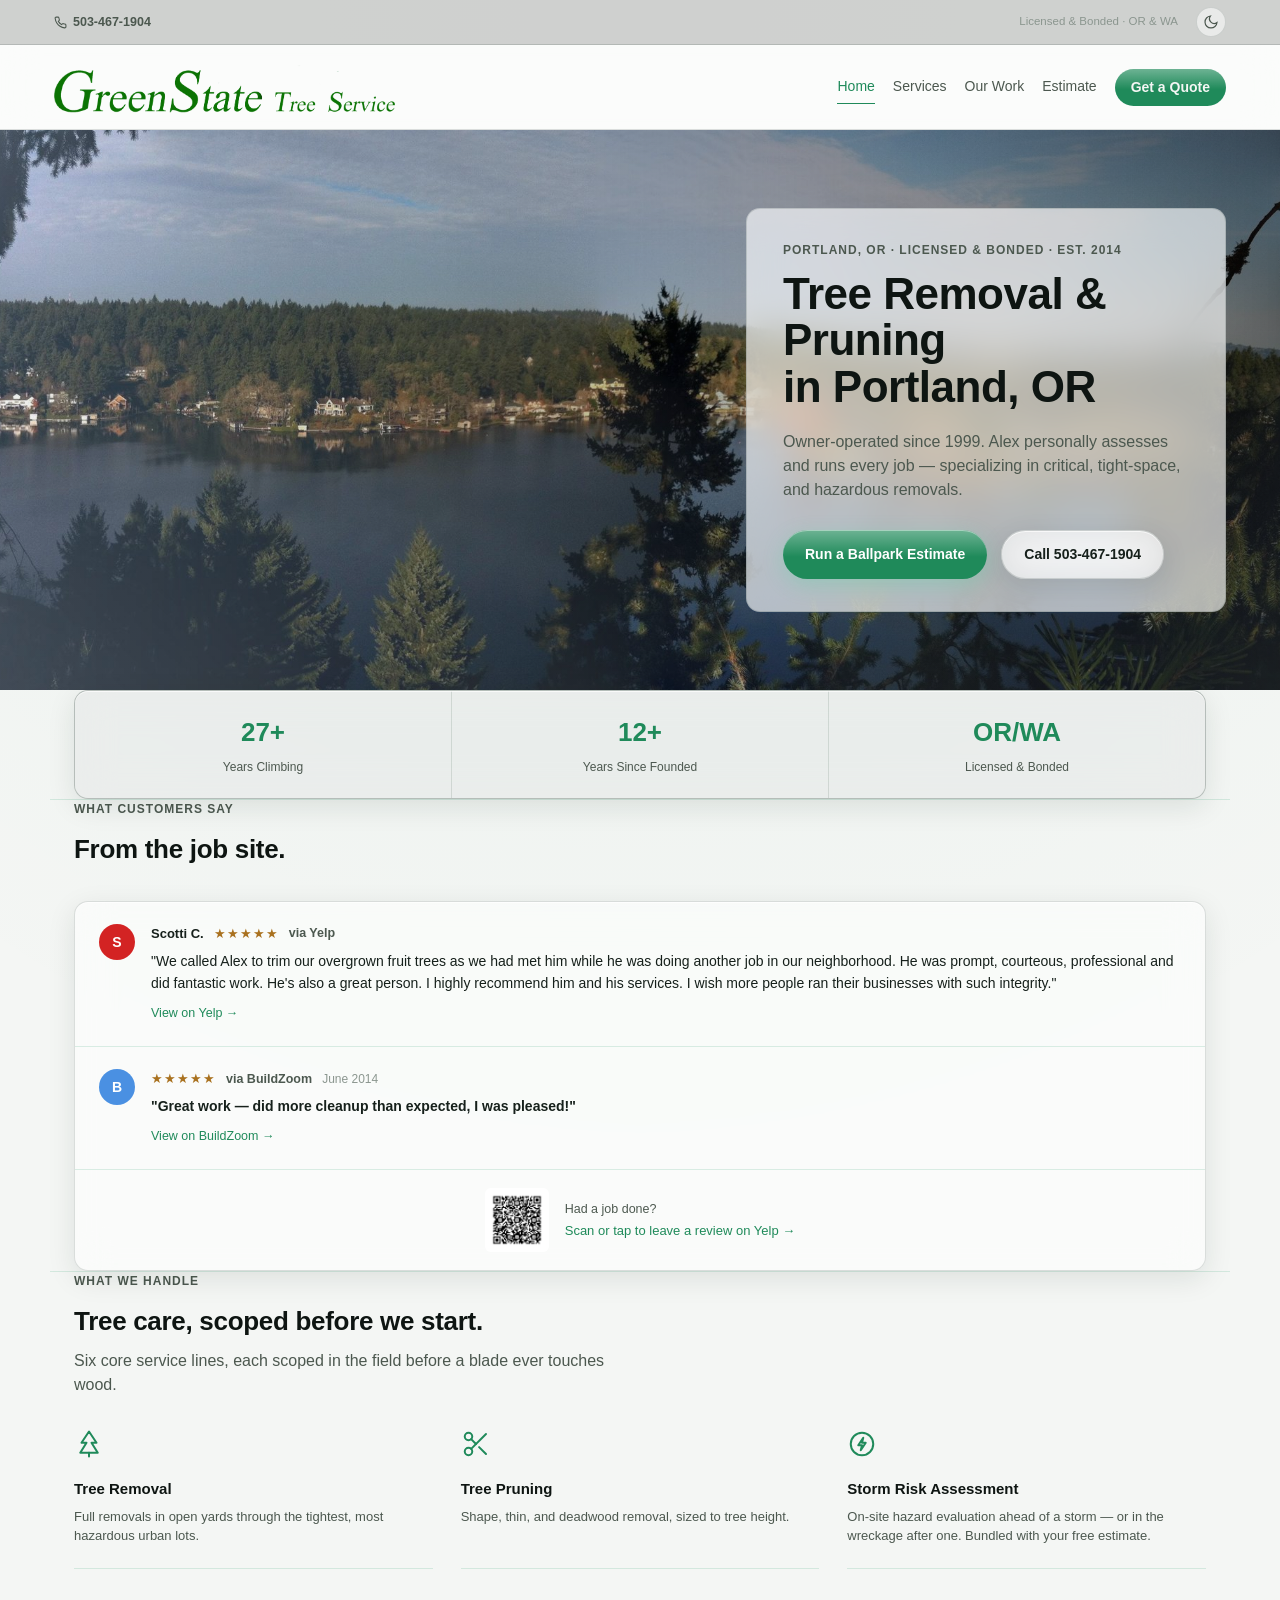
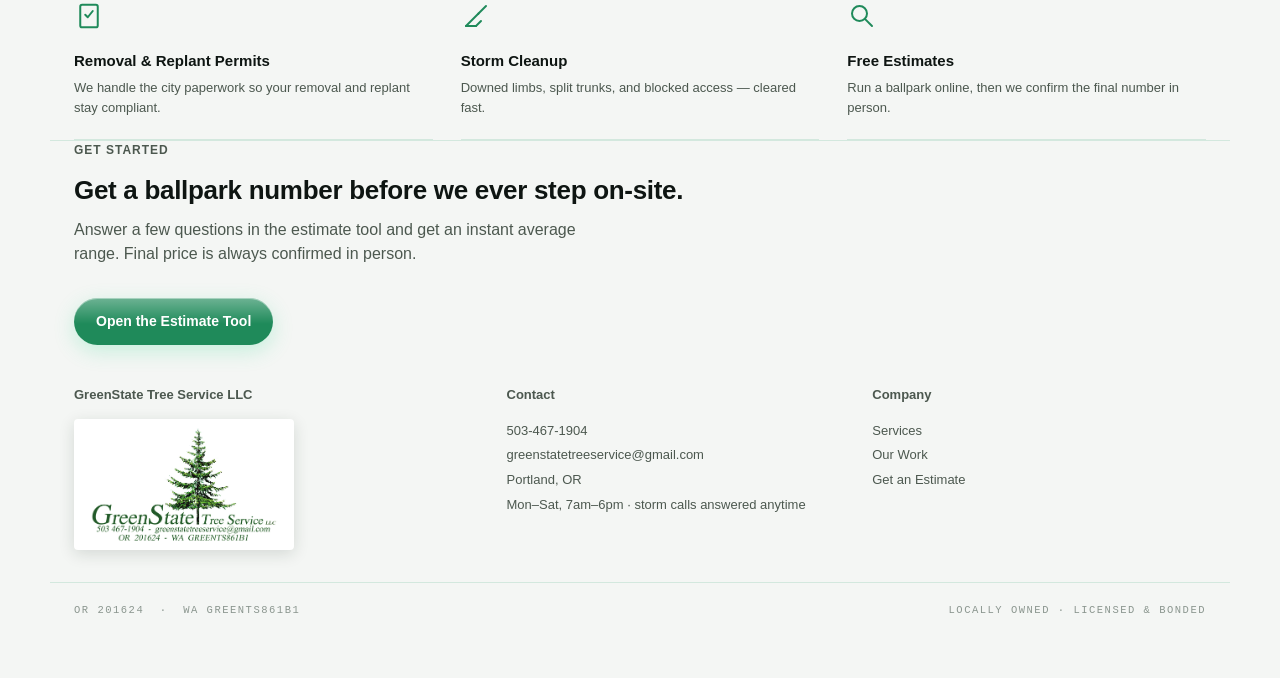
<file: index.html>
<!DOCTYPE html>
<html lang="en">
<head>
<meta charset="UTF-8">
<meta name="viewport" content="width=device-width, initial-scale=1.0">
<title>GreenState Tree Service LLC — High-Risk &amp; Dangerous Tree Removals</title>
<link rel="stylesheet" href="assets/style.css">
<script>
  (function() {
    var saved = localStorage.getItem('gs-theme');
    if (saved) {
      document.documentElement.setAttribute('data-theme', saved);
    } else if (window.matchMedia && window.matchMedia('(prefers-color-scheme: light)').matches) {
      document.documentElement.setAttribute('data-theme', 'light');
    }
    // no saved choice and system prefers dark (or can't detect) -> default dark theme
  })();
</script>
</head>
<body>

<header class="site">
  <div class="header-top">
    <div class="wrap header-top-inner">
      <a href="tel:5034671904" class="header-phone">
        <svg width="24" height="24" viewBox="0 0 24 24" fill="none" stroke="currentColor" stroke-width="2" stroke-linecap="round"><path d="M22 16.92v3a2 2 0 0 1-2.18 2 19.79 19.79 0 0 1-8.63-3.07 19.5 19.5 0 0 1-6-6 19.79 19.79 0 0 1-3.07-8.67A2 2 0 0 1 4.11 2h3a2 2 0 0 1 2 1.72c.127.96.361 1.903.7 2.81a2 2 0 0 1-.45 2.11L8.09 9.91a16 16 0 0 0 6 6l1.27-1.27a2 2 0 0 1 2.11-.45c.907.339 1.85.573 2.81.7A2 2 0 0 1 22 16.92z"/></svg>
        503-467-1904
      </a>
      <span class="header-badge">Licensed &amp; Bonded &middot; OR &amp; WA</span>
      <button class="icon-btn" id="themeToggle" aria-label="Toggle theme" title="Toggle light/dark">
        <svg width="24" height="24" class="sun" viewBox="0 0 24 24" fill="none" stroke="currentColor" stroke-width="1.8" stroke-linecap="round"><circle cx="12" cy="12" r="4"/><path d="M12 2v2M12 20v2M4.9 4.9l1.4 1.4M17.7 17.7l1.4 1.4M2 12h2M20 12h2M4.9 19.1l1.4-1.4M17.7 6.3l1.4-1.4"/></svg>
        <svg width="24" height="24" class="moon" viewBox="0 0 24 24" fill="none" stroke="currentColor" stroke-width="1.8" stroke-linecap="round"><path d="M21 12.79A9 9 0 1 1 11.21 3 7 7 0 0 0 21 12.79z"/></svg>
      </button>
    </div>
  </div>
  <div class="header-main">
    <div class="wrap bar">
      <a class="brand" href="index.html">
        <img src="assets/greenstate-wordmark.png" alt="GreenState Tree Service logo">
      </a>
      <nav class="main">
      <a href="index.html" class="active">Home</a>
      <a href="services.html">Services</a>
      <a href="our-work.html">Our Work</a>
      <a href="estimate.html">Estimate</a>
        <a href="estimate.html" class="cta">Get a Quote</a>
      </nav>
      <button class="icon-btn hamburger-btn" id="hamburgerBtn" aria-label="Menu" title="Menu">
        <svg width="24" height="24" viewBox="0 0 24 24" fill="none" stroke="currentColor" stroke-width="1.8" stroke-linecap="round"><line x1="4" y1="7" x2="20" y2="7"/><line x1="4" y1="12" x2="20" y2="12"/><line x1="4" y1="17" x2="20" y2="17"/></svg>
      </button>
    </div>
  </div>
  <div class="mobile-menu" id="mobileMenu">
      <a href="index.html" class="active">Home</a>
      <a href="services.html">Services</a>
      <a href="our-work.html">Our Work</a>
      <a href="estimate.html">Estimate</a>
      <a href="estimate.html" class="cta">Get a Quote</a>
  </div>
</header>

<section class="hero hero-photo">
  <div class="hero-slides">
    <div class="hero-slide active" style="background-image:url('assets/hero-lake-sun.jpg')"></div>
    <div class="hero-slide" style="background-image:url('assets/hero-lake-fog.jpg')"></div>
    <div class="hero-slide" style="background-image:url('assets/hero-valley.jpg')"></div>
    <div class="hero-slide" style="background-image:url('assets/hero-parkinglot.jpg')"></div>
  </div>
  <div class="hero-panel">
    <div class="hero-panel-inner">
      <div class="eyebrow">Portland, OR &middot; Licensed &amp; Bonded &middot; Est. 2014</div>
      <h1 class="headline">Tree Removal &amp; Pruning<br>in Portland, OR</h1>
      <p class="lede">Owner-operated since 1999. Alex personally assesses and runs every job — specializing in critical, tight-space, and hazardous removals.</p>
      <div class="btn-row">
        <a href="estimate.html" class="btn btn-primary">Run a Ballpark Estimate</a>
        <a href="tel:5034671904" class="btn btn-ghost">Call 503-467-1904</a>
      </div>
    </div>
  </div>
</section>

<section class="wrap">
  <div class="stat-strip">
    <div class="stat"><div class="n" id="statClimbing">--</div><div class="l">Years Climbing</div></div>
    <div class="stat"><div class="n" id="statFounded">--</div><div class="l">Years Since Founded</div></div>
    <div class="stat"><div class="n">OR/WA</div><div class="l">Licensed &amp; Bonded</div></div>
  </div>
</section>

<section class="wrap">
  <div class="section-head">
    <div class="eyebrow">What Customers Say</div>
    <h2>From the job site.</h2>
  </div>

  <div class="review-box" id="reviewBox">
    <div class="review-list" id="reviewList">

      <div class="review-row">
        <div class="review-avatar" style="background:#d32323;">S</div>
        <div class="review-row-body">
          <div class="review-row-top">
            <span class="review-name">Scotti C.</span>
            <span class="review-stars-sm">★★★★★</span>
            <span class="review-source">via Yelp</span>
          </div>
          <p>"We called Alex to trim our overgrown fruit trees as we had met him while he was doing another job in our neighborhood. He was prompt, courteous, professional and did fantastic work. He's also a great person. I highly recommend him and his services. I wish more people ran their businesses with such integrity."</p>
          <a href="https://www.yelp.com/biz/greenstate-tree-service-portland-2" target="_blank" rel="noopener" class="review-link">View on Yelp &rarr;</a>
        </div>
      </div>

      <div class="review-row">
        <div class="review-avatar" style="background:#4a90e2;">B</div>
        <div class="review-row-body">
          <div class="review-row-top">
            <span class="review-stars-sm">★★★★★</span>
            <span class="review-source">via BuildZoom</span>
            <span class="review-date">June 2014</span>
          </div>
          <p><strong>"Great work — did more cleanup than expected, I was pleased!"</strong></p>
          <a href="https://www.buildzoom.com/contractor/greenstate-tree-service-llc" target="_blank" rel="noopener" class="review-link">View on BuildZoom &rarr;</a>
        </div>
      </div>

    </div>
    <div class="review-box-footer">
      <img src="assets/yelp-qr.png" alt="QR code linking to GreenState Tree Service's Yelp page" class="review-qr">
      <div class="review-qr-text">
        <div class="review-qr-label">Had a job done?</div>
        <a href="https://www.yelp.com/biz/greenstate-tree-service-portland-2" target="_blank" rel="noopener">Scan or tap to leave a review on Yelp &rarr;</a>
      </div>
    </div>
  </div>
</section>

<section class="wrap">
  <div class="section-head">
    <div class="eyebrow">What We Handle</div>
    <h2>Tree care, scoped before we start.</h2>
    <p>Six core service lines, each scoped in the field before a blade ever touches wood.</p>
  </div>
  <div class="services-grid">
    <div class="svc-card">
      <svg width="24" height="24" class="icon" viewBox="0 0 24 24" fill="none" stroke-width="1.6" stroke-linecap="round" stroke-linejoin="round"><path d="M12 2 L6 11 H10 L5 19 H19 L14 11 H18 Z"/><line x1="12" y1="19" x2="12" y2="22"/></svg>
      <h3>Tree Removal</h3>
      <p>Full removals in open yards through the tightest, most hazardous urban lots.</p>
    </div>
    <div class="svc-card">
      <svg width="24" height="24" class="icon" viewBox="0 0 24 24" fill="none" stroke-width="1.6" stroke-linecap="round" stroke-linejoin="round"><circle cx="6" cy="6" r="3"/><circle cx="6" cy="18" r="3"/><line x1="20" y1="4" x2="8.12" y2="15.88"/><line x1="14.47" y1="14.48" x2="20" y2="20"/><line x1="8.12" y1="8.12" x2="12" y2="12"/></svg>
      <h3>Tree Pruning</h3>
      <p>Shape, thin, and deadwood removal, sized to tree height.</p>
    </div>
    <div class="svc-card">
      <svg width="24" height="24" class="icon" viewBox="0 0 24 24" fill="none" stroke-width="1.6" stroke-linecap="round" stroke-linejoin="round"><circle cx="12" cy="12" r="9"/><path d="M13 7 L9 13 H12 L11 17 L15 11 H12 Z"/></svg>
      <h3>Storm Risk Assessment</h3>
      <p>On-site hazard evaluation ahead of a storm — or in the wreckage after one. Bundled with your free estimate.</p>
    </div>
    <div class="svc-card">
      <svg width="24" height="24" class="icon" viewBox="0 0 24 24" fill="none" stroke-width="1.6" stroke-linecap="round" stroke-linejoin="round"><rect x="5" y="3" width="14" height="18" rx="1.5"/><path d="M9 11 L11 13 L15 8"/></svg>
      <h3>Removal &amp; Replant Permits</h3>
      <p>We handle the city paperwork so your removal and replant stay compliant.</p>
    </div>
    <div class="svc-card">
      <svg width="24" height="24" class="icon" viewBox="0 0 24 24" fill="none" stroke-width="1.6" stroke-linecap="round" stroke-linejoin="round"><path d="M4 20 L14 10"/><path d="M14 10 L20 4"/><path d="M4 20 H12"/><path d="M12 20 L16 16"/></svg>
      <h3>Storm Cleanup</h3>
      <p>Downed limbs, split trunks, and blocked access — cleared fast.</p>
    </div>
    <div class="svc-card">
      <svg width="24" height="24" class="icon" viewBox="0 0 24 24" fill="none" stroke-width="1.6" stroke-linecap="round" stroke-linejoin="round"><circle cx="10" cy="10" r="6"/><line x1="14.5" y1="14.5" x2="20" y2="20"/></svg>
      <h3>Free Estimates</h3>
      <p>Run a ballpark online, then we confirm the final number in person.</p>
    </div>
  </div>
</section>

<section class="wrap">
  <div class="section-head">
    <div class="eyebrow">Get Started</div>
    <h2>Get a ballpark number before we ever step on-site.</h2>
    <p>Answer a few questions in the estimate tool and get an instant average range. Final price is always confirmed in person.</p>
  </div>
  <a href="estimate.html" class="btn btn-primary">Open the Estimate Tool</a>
</section>

<footer class="site">
  <div class="wrap grid">
    <div>
      <h4>GreenState Tree Service LLC</h4>
      <div class="card-mini"><img src="assets/business-card.png" alt="GreenState Tree Service business card"></div>
    </div>
    <div>
      <h4>Contact</h4>
      <p><a href="tel:5034671904">503-467-1904</a></p>
      <p><a href="mailto:greenstatetreeservice@gmail.com">greenstatetreeservice@gmail.com</a></p>
      <p>Portland, OR</p>
      <p>Mon&ndash;Sat, 7am&ndash;6pm &middot; storm calls answered anytime</p>
    </div>
    <div>
      <h4>Company</h4>
      <p><a href="services.html">Services</a></p>
      <p><a href="our-work.html">Our Work</a></p>
      <p><a href="estimate.html">Get an Estimate</a></p>
    </div>
  </div>
  <div class="wrap footer-bottom">
    <span>OR 201624 &nbsp;&middot;&nbsp; WA GREENTS861B1</span>
    <span>Locally Owned &middot; Licensed &amp; Bonded</span>
  </div>
</footer>



<script src="assets/common.js"></script>
<script>
  (function() {
    var slides = document.querySelectorAll('.hero-slide');
    if (slides.length < 2) return;
    var current = 0;
    setInterval(function() {
      slides[current].classList.remove('active');
      current = (current + 1) % slides.length;
      slides[current].classList.add('active');
    }, 5500);
  })();
</script>
<script>
  (function() {
    var rows = document.querySelectorAll('#reviewList .review-row');
    var visibleLimit = 3;
    if (rows.length <= visibleLimit) return; // nothing to hide yet
    for (var i = visibleLimit; i < rows.length; i++) {
      rows[i].classList.add('hidden-review');
    }
    var btn = document.createElement('button');
    btn.className = 'review-show-more';
    btn.type = 'button';
    btn.textContent = 'Show ' + (rows.length - visibleLimit) + ' more review' + (rows.length - visibleLimit === 1 ? '' : 's');
    btn.addEventListener('click', function() {
      rows.forEach(function(r) { r.classList.remove('hidden-review'); });
      btn.remove();
    });
    document.getElementById('reviewBox').insertBefore(btn, document.getElementById('reviewList').nextSibling);
  })();
</script>
<script>
  const _now = new Date().getFullYear();
  document.getElementById('statClimbing').textContent = (_now - 1999) + '+';
  document.getElementById('statFounded').textContent = (_now - 2014) + '+';
</script>
</body>
</html>
</file>
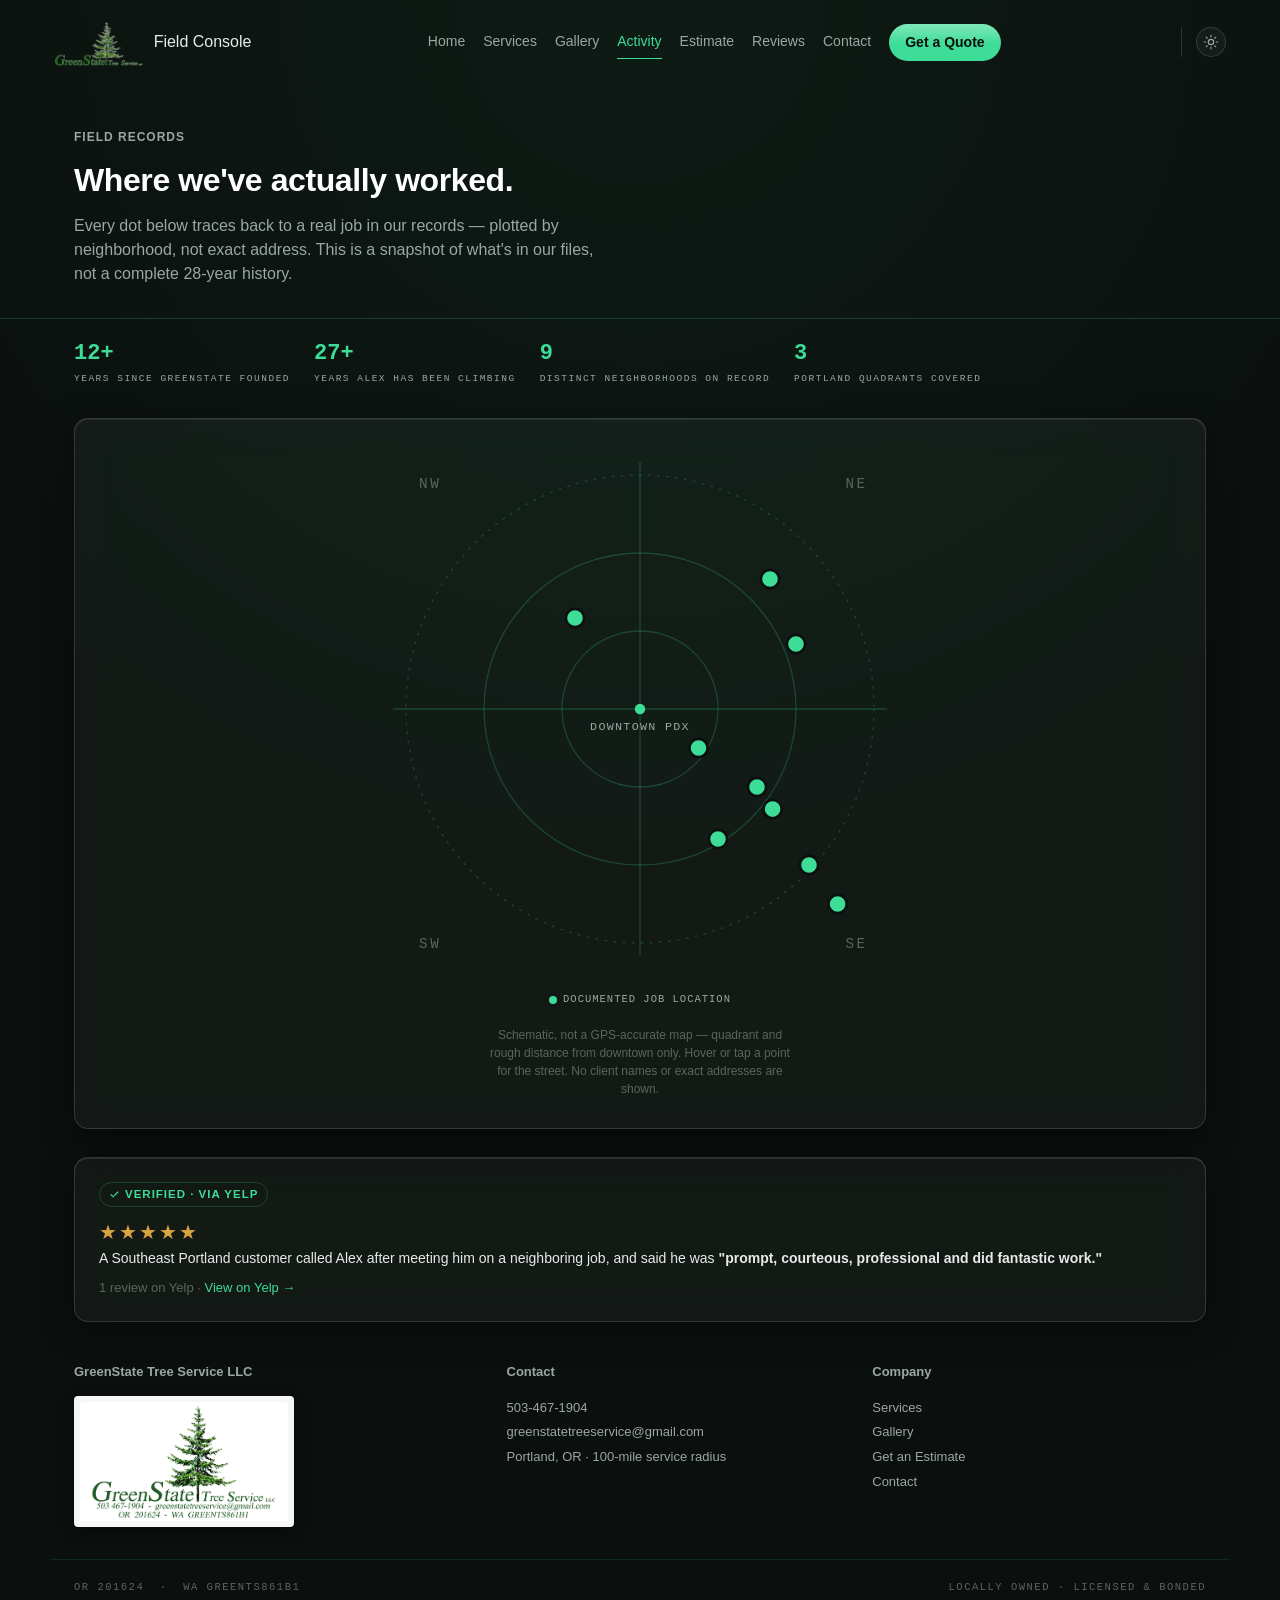
<file: activity.html>
<!DOCTYPE html>
<html lang="en">
<head>
<meta charset="UTF-8">
<meta name="viewport" content="width=device-width, initial-scale=1.0">
<title>Service Activity — GreenState Tree Service LLC</title>
<link rel="stylesheet" href="assets/style.css">
<script>
  (function() {
    var saved = localStorage.getItem('gs-theme');
    if (saved) document.documentElement.setAttribute('data-theme', saved);
  })();
</script>
</head>
<body>

<header class="site">
  <div class="bar">
    <a class="brand" href="index.html">
      <img src="assets/greenstate-logo.png" alt="GreenState Tree Service logo">
      <span class="brand-text">Field Console</span>
    </a>
    <nav class="main">
      <a href="index.html">Home</a>
      <a href="services.html">Services</a>
      <a href="gallery.html">Gallery</a>
      <a href="activity.html" class="active">Activity</a>
      <a href="estimate.html">Estimate</a>
      <a href="feedback.html">Reviews</a>
      <a href="contact.html">Contact</a>
      <a href="estimate.html" class="cta">Get a Quote</a>
    </nav>
    <div class="util-row">
      <button class="icon-btn" id="themeToggle" aria-label="Toggle theme" title="Toggle light/dark">
        <svg class="sun" viewBox="0 0 24 24" fill="none" stroke="currentColor" stroke-width="1.8" stroke-linecap="round"><circle cx="12" cy="12" r="4"/><path d="M12 2v2M12 20v2M4.9 4.9l1.4 1.4M17.7 17.7l1.4 1.4M2 12h2M20 12h2M4.9 19.1l1.4-1.4M17.7 6.3l1.4-1.4"/></svg>
        <svg class="moon" viewBox="0 0 24 24" fill="none" stroke="currentColor" stroke-width="1.8" stroke-linecap="round"><path d="M21 12.79A9 9 0 1 1 11.21 3 7 7 0 0 0 21 12.79z"/></svg>
      </button>
      <button class="icon-btn hamburger-btn" id="hamburgerBtn" aria-label="Menu" title="Menu">
        <svg viewBox="0 0 24 24" fill="none" stroke="currentColor" stroke-width="1.8" stroke-linecap="round"><line x1="4" y1="7" x2="20" y2="7"/><line x1="4" y1="12" x2="20" y2="12"/><line x1="4" y1="17" x2="20" y2="17"/></svg>
      </button>
    </div>
  </div>
  <div class="mobile-menu" id="mobileMenu">
      <a href="index.html">Home</a>
      <a href="services.html">Services</a>
      <a href="gallery.html">Gallery</a>
      <a href="activity.html" class="active">Activity</a>
      <a href="estimate.html">Estimate</a>
      <a href="feedback.html">Reviews</a>
      <a href="contact.html">Contact</a>
      <a href="estimate.html" class="cta">Get a Quote</a>
  </div>
</header>

<div class="page-head">
  <div class="wrap">
    <div class="eyebrow">Field Records</div>
    <h1>Where we've actually worked.</h1>
    <p>Every dot below traces back to a real job in our records — plotted by neighborhood, not exact address. This is a snapshot of what's in our files, not a complete 28-year history.</p>
  </div>
</div>

<section class="wrap">
  <div class="ticker-row" style="margin-bottom:32px;">
    <div class="ticker-item"><div class="t-num" id="yearsActive">--</div><div class="t-label">Years Since GreenState Founded</div></div>
    <div class="ticker-item"><div class="t-num" id="yearsClimbing">--</div><div class="t-label">Years Alex Has Been Climbing</div></div>
    <div class="ticker-item"><div class="t-num">9</div><div class="t-label">Distinct Neighborhoods on Record</div></div>
    <div class="ticker-item"><div class="t-num">3</div><div class="t-label">Portland Quadrants Covered</div></div>
  </div>

  <div class="activity-map-wrap">
    <div class="quad-map">
      <svg viewBox="0 0 400 400">
        <!-- distance rings -->
        <circle cx="200" cy="200" r="60" fill="none" stroke="var(--line)" stroke-width="1"/>
        <circle cx="200" cy="200" r="120" fill="none" stroke="var(--line)" stroke-width="1"/>
        <circle cx="200" cy="200" r="180" fill="none" stroke="var(--line)" stroke-width="1" stroke-dasharray="2 5"/>
        <!-- quadrant dividers -->
        <line x1="200" y1="10" x2="200" y2="390" stroke="var(--line)" stroke-width="1"/>
        <line x1="10" y1="200" x2="390" y2="200" stroke="var(--line)" stroke-width="1"/>
        <!-- quadrant labels -->
        <text x="30" y="30" font-family="monospace" font-size="11" letter-spacing="2" fill="var(--ink-faint)">NW</text>
        <text x="358" y="30" font-family="monospace" font-size="11" letter-spacing="2" fill="var(--ink-faint)">NE</text>
        <text x="30" y="384" font-family="monospace" font-size="11" letter-spacing="2" fill="var(--ink-faint)">SW</text>
        <text x="358" y="384" font-family="monospace" font-size="11" letter-spacing="2" fill="var(--ink-faint)">SE</text>
        <!-- center -->
        <circle cx="200" cy="200" r="4" fill="var(--green)"/>
        <text x="200" y="216" text-anchor="middle" font-family="monospace" font-size="9" letter-spacing="1" fill="var(--ink-dim)">DOWNTOWN PDX</text>

        <!-- SE cluster -->
        <circle class="map-dot" cx="245" cy="230" r="7" data-label="SE 37th St"/>
        <circle class="map-dot" cx="260" cy="300" r="7" data-label="SE Division St"/>
        <circle class="map-dot" cx="290" cy="260" r="7" data-label="SE 87th Ave"/>
        <circle class="map-dot" cx="302" cy="277" r="7" data-label="SE 88th Ave"/>
        <circle class="map-dot" cx="330" cy="320" r="7" data-label="SE Fairoaks"/>
        <circle class="map-dot" cx="352" cy="350" r="7" data-label="Happy Valley"/>

        <!-- NE cluster -->
        <circle class="map-dot" cx="320" cy="150" r="7" data-label="NE 112th Ave"/>
        <circle class="map-dot" cx="300" cy="100" r="7" data-label="NE Chamberlain Rd"/>

        <!-- NW cluster -->
        <circle class="map-dot" cx="150" cy="130" r="7" data-label="NW Anastasia St"/>
      </svg>
      <div class="map-tooltip" id="mapTooltip"></div>
    </div>

    <div class="map-legend">
      <span><span class="dot"></span>Documented job location</span>
    </div>
    <p class="map-caption">Schematic, not a GPS-accurate map — quadrant and rough distance from downtown only. Hover or tap a point for the street. No client names or exact addresses are shown.</p>
  </div>

  <div class="review-card" style="margin-top:28px;">
    <div>
      <div class="verified-tag">
        <svg width="11" height="11" viewBox="0 0 24 24" fill="none" stroke="currentColor" stroke-width="2.5"><path d="M20 6L9 17l-5-5"/></svg>
        Verified &middot; via Yelp
      </div>
      <div class="review-stars">★★★★★</div>
      <div class="review-body">
        <p>A Southeast Portland customer called Alex after meeting him on a neighboring job, and said he was <strong>"prompt, courteous, professional and did fantastic work."</strong></p>
        <div class="review-meta">1 review on Yelp &middot; <a href="https://www.yelp.com/biz/greenstate-tree-service-portland-2" target="_blank" rel="noopener">View on Yelp &rarr;</a></div>
      </div>
    </div>
  </div>
</section>

<footer class="site">
  <div class="wrap grid">
    <div>
      <h4>GreenState Tree Service LLC</h4>
      <div class="card-mini"><img src="assets/business-card.png" alt="GreenState Tree Service business card"></div>
    </div>
    <div>
      <h4>Contact</h4>
      <p><a href="tel:5034671904">503-467-1904</a></p>
      <p><a href="mailto:greenstatetreeservice@gmail.com">greenstatetreeservice@gmail.com</a></p>
      <p>Portland, OR &middot; 100-mile service radius</p>
    </div>
    <div>
      <h4>Company</h4>
      <p><a href="services.html">Services</a></p>
      <p><a href="gallery.html">Gallery</a></p>
      <p><a href="estimate.html">Get an Estimate</a></p>
      <p><a href="contact.html">Contact</a></p>
    </div>
  </div>
  <div class="wrap footer-bottom">
    <span>OR 201624 &nbsp;·&nbsp; WA GREENTS861B1</span>
    <span>Locally Owned &middot; Licensed &amp; Bonded</span>
  </div>
</footer>

<script src="assets/common.js"></script>
<script>
  const founded = 2014, climbingSince = 1999;
  const now = new Date().getFullYear();
  document.getElementById('yearsActive').textContent = (now - founded) + '+';
  document.getElementById('yearsClimbing').textContent = (now - climbingSince) + '+';

  const dots = document.querySelectorAll('.map-dot');
  const tooltip = document.getElementById('mapTooltip');
  const mapEl = document.querySelector('.quad-map');
  dots.forEach(dot => {
    dot.addEventListener('mouseenter', (e) => {
      dot.classList.add('active');
      tooltip.textContent = dot.dataset.label;
      tooltip.classList.add('show');
    });
    dot.addEventListener('mousemove', (e) => {
      const rect = mapEl.getBoundingClientRect();
      const x = e.clientX - rect.left;
      const y = e.clientY - rect.top;
      tooltip.style.left = x + 'px';
      tooltip.style.top = y + 'px';
    });
    dot.addEventListener('mouseleave', () => {
      dot.classList.remove('active');
      tooltip.classList.remove('show');
    });
  });
</script>


</body>
</html>
</file>
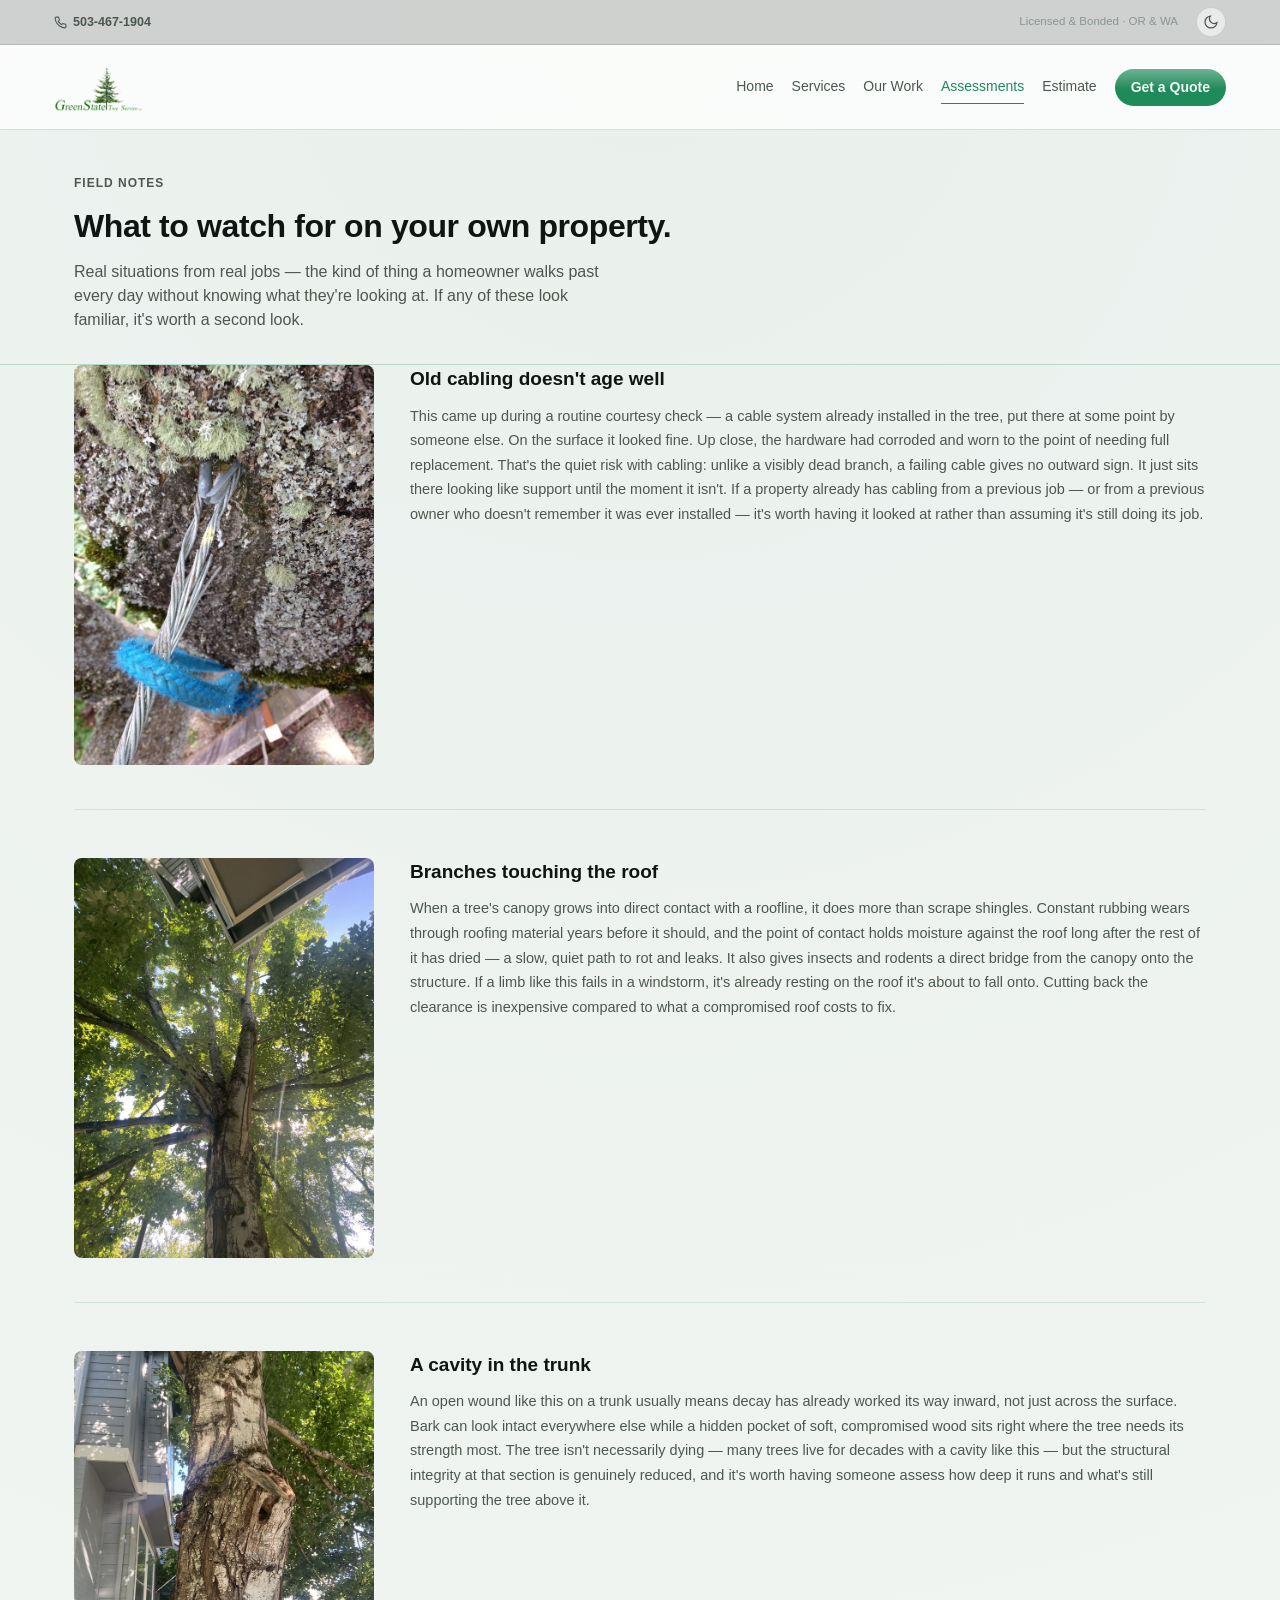
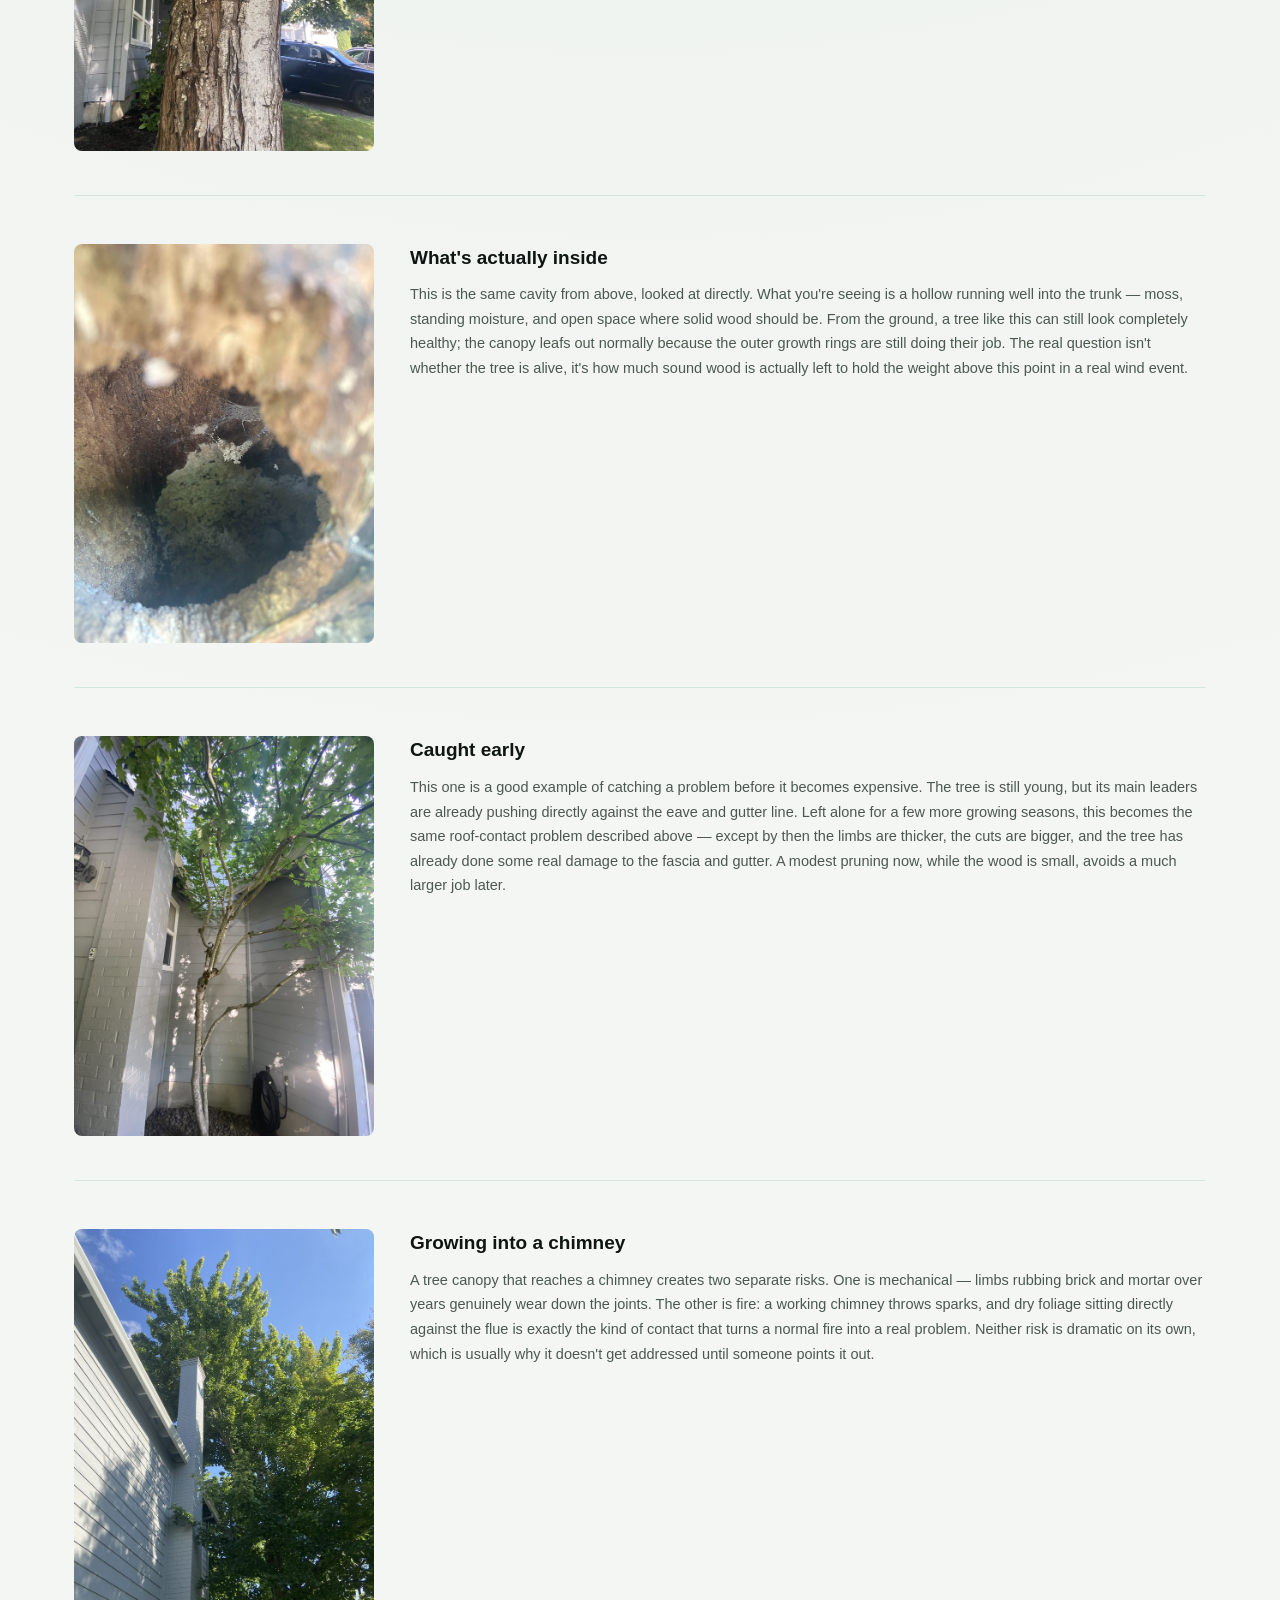
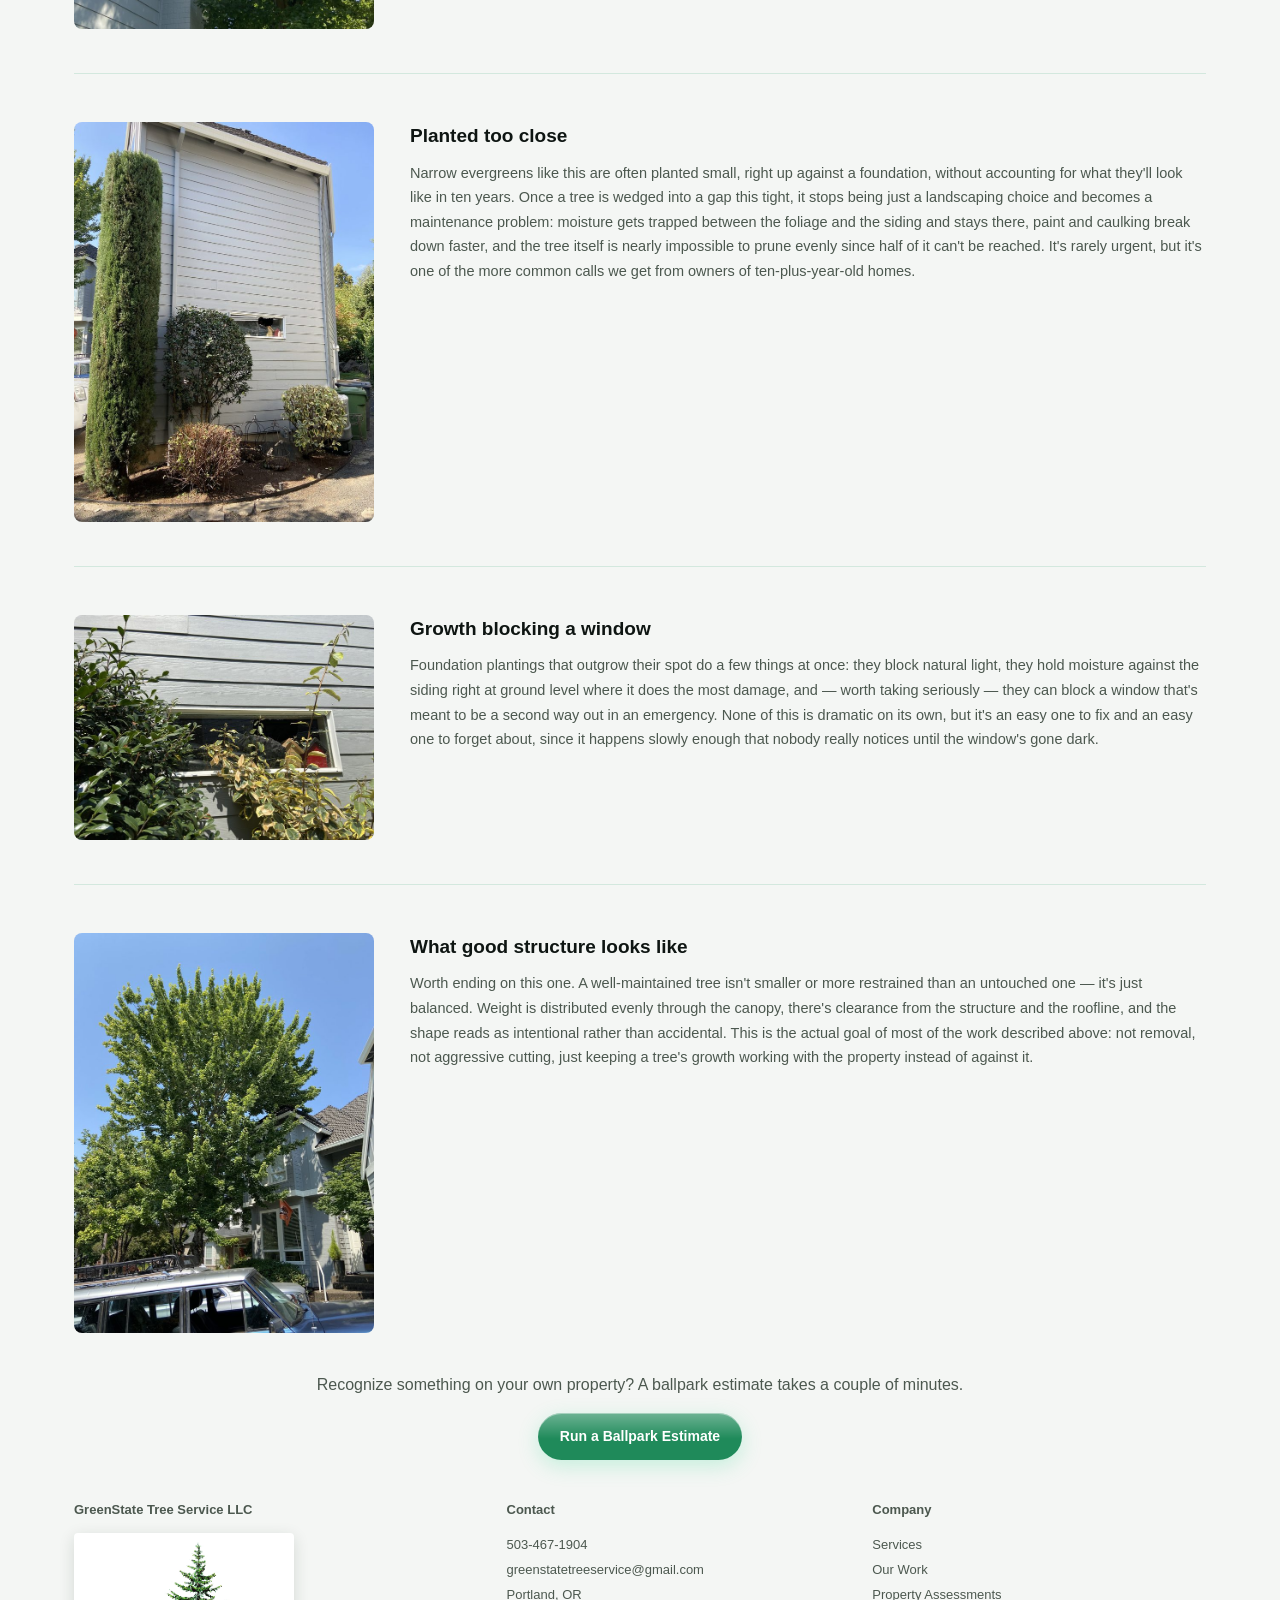
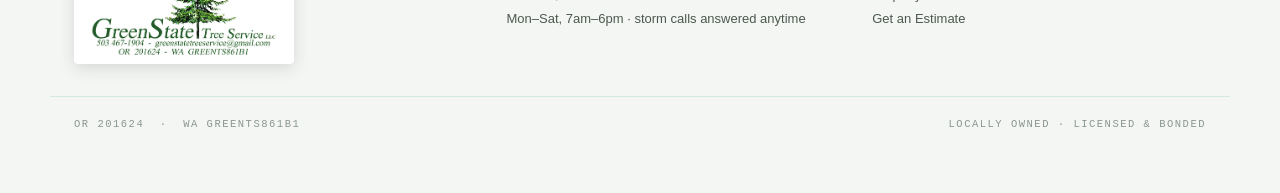
<file: assessments.html>
<!DOCTYPE html>
<html lang="en">
<head>
<meta charset="UTF-8">
<meta name="viewport" content="width=device-width, initial-scale=1.0">
<title>Property Assessments — GreenState Tree Service LLC</title>
<link rel="stylesheet" href="assets/style.css">
<script>
  (function() {
    var saved = localStorage.getItem('gs-theme');
    if (saved) {
      document.documentElement.setAttribute('data-theme', saved);
    } else if (window.matchMedia && window.matchMedia('(prefers-color-scheme: light)').matches) {
      document.documentElement.setAttribute('data-theme', 'light');
    }
    // no saved choice and system prefers dark (or can't detect) -> default dark theme
  })();
</script>
</head>
<body>

<header class="site">
  <div class="header-top">
    <div class="wrap header-top-inner">
      <a href="tel:5034671904" class="header-phone">
        <svg width="24" height="24" viewBox="0 0 24 24" fill="none" stroke="currentColor" stroke-width="2" stroke-linecap="round"><path d="M22 16.92v3a2 2 0 0 1-2.18 2 19.79 19.79 0 0 1-8.63-3.07 19.5 19.5 0 0 1-6-6 19.79 19.79 0 0 1-3.07-8.67A2 2 0 0 1 4.11 2h3a2 2 0 0 1 2 1.72c.127.96.361 1.903.7 2.81a2 2 0 0 1-.45 2.11L8.09 9.91a16 16 0 0 0 6 6l1.27-1.27a2 2 0 0 1 2.11-.45c.907.339 1.85.573 2.81.7A2 2 0 0 1 22 16.92z"/></svg>
        503-467-1904
      </a>
      <span class="header-badge">Licensed &amp; Bonded &middot; OR &amp; WA</span>
      <button class="icon-btn" id="themeToggle" aria-label="Toggle theme" title="Toggle light/dark">
        <svg width="24" height="24" class="sun" viewBox="0 0 24 24" fill="none" stroke="currentColor" stroke-width="1.8" stroke-linecap="round"><circle cx="12" cy="12" r="4"/><path d="M12 2v2M12 20v2M4.9 4.9l1.4 1.4M17.7 17.7l1.4 1.4M2 12h2M20 12h2M4.9 19.1l1.4-1.4M17.7 6.3l1.4-1.4"/></svg>
        <svg width="24" height="24" class="moon" viewBox="0 0 24 24" fill="none" stroke="currentColor" stroke-width="1.8" stroke-linecap="round"><path d="M21 12.79A9 9 0 1 1 11.21 3 7 7 0 0 0 21 12.79z"/></svg>
      </button>
    </div>
  </div>
  <div class="header-main">
    <div class="wrap bar">
      <a class="brand" href="index.html">
        <img src="assets/greenstate-logo.png" alt="GreenState Tree Service logo">
      </a>
      <nav class="main">
      <a href="index.html">Home</a>
      <a href="services.html">Services</a>
      <a href="our-work.html">Our Work</a>
      <a href="assessments.html" class="active">Assessments</a>
      <a href="estimate.html">Estimate</a>
        <a href="estimate.html" class="cta">Get a Quote</a>
      </nav>
      <button class="icon-btn hamburger-btn" id="hamburgerBtn" aria-label="Menu" title="Menu">
        <svg width="24" height="24" viewBox="0 0 24 24" fill="none" stroke="currentColor" stroke-width="1.8" stroke-linecap="round"><line x1="4" y1="7" x2="20" y2="7"/><line x1="4" y1="12" x2="20" y2="12"/><line x1="4" y1="17" x2="20" y2="17"/></svg>
      </button>
    </div>
  </div>
  <div class="mobile-menu" id="mobileMenu">
      <a href="index.html">Home</a>
      <a href="services.html">Services</a>
      <a href="our-work.html">Our Work</a>
      <a href="assessments.html" class="active">Assessments</a>
      <a href="estimate.html">Estimate</a>
      <a href="estimate.html" class="cta">Get a Quote</a>
  </div>
</header>

<div class="page-head">
  <div class="wrap">
    <div class="eyebrow">Field Notes</div>
    <h1>What to watch for on your own property.</h1>
    <p>Real situations from real jobs — the kind of thing a homeowner walks past every day without knowing what they're looking at. If any of these look familiar, it's worth a second look.</p>
  </div>
</div>

<section class="wrap">
  <div class="learn-list">

    <article class="learn-item">
      <img src="assets/work/learn-cabling.jpg" alt="Close-up of an aging steel cable support system anchored in a tree trunk, showing wear">
      <div class="learn-text">
        <h2>Old cabling doesn't age well</h2>
        <p>This came up during a routine courtesy check — a cable system already installed in the tree, put there at some point by someone else. On the surface it looked fine. Up close, the hardware had corroded and worn to the point of needing full replacement. That's the quiet risk with cabling: unlike a visibly dead branch, a failing cable gives no outward sign. It just sits there looking like support until the moment it isn't. If a property already has cabling from a previous job — or from a previous owner who doesn't remember it was ever installed — it's worth having it looked at rather than assuming it's still doing its job.</p>
      </div>
    </article>

    <article class="learn-item">
      <img src="assets/work/learn-canopy-roof.jpg" alt="A tree canopy growing directly against a roofline with a visible split in the trunk">
      <div class="learn-text">
        <h2>Branches touching the roof</h2>
        <p>When a tree's canopy grows into direct contact with a roofline, it does more than scrape shingles. Constant rubbing wears through roofing material years before it should, and the point of contact holds moisture against the roof long after the rest of it has dried — a slow, quiet path to rot and leaks. It also gives insects and rodents a direct bridge from the canopy onto the structure. If a limb like this fails in a windstorm, it's already resting on the roof it's about to fall onto. Cutting back the clearance is inexpensive compared to what a compromised roof costs to fix.</p>
      </div>
    </article>

    <article class="learn-item">
      <img src="assets/work/learn-decay-trunk.jpg" alt="A visible decay cavity on a tree trunk">
      <div class="learn-text">
        <h2>A cavity in the trunk</h2>
        <p>An open wound like this on a trunk usually means decay has already worked its way inward, not just across the surface. Bark can look intact everywhere else while a hidden pocket of soft, compromised wood sits right where the tree needs its strength most. The tree isn't necessarily dying — many trees live for decades with a cavity like this — but the structural integrity at that section is genuinely reduced, and it's worth having someone assess how deep it runs and what's still supporting the tree above it.</p>
      </div>
    </article>

    <article class="learn-item">
      <img src="assets/work/learn-hollow-interior.jpg" alt="A close-up view into a hollow, decayed tree trunk interior">
      <div class="learn-text">
        <h2>What's actually inside</h2>
        <p>This is the same cavity from above, looked at directly. What you're seeing is a hollow running well into the trunk — moss, standing moisture, and open space where solid wood should be. From the ground, a tree like this can still look completely healthy; the canopy leafs out normally because the outer growth rings are still doing their job. The real question isn't whether the tree is alive, it's how much sound wood is actually left to hold the weight above this point in a real wind event.</p>
      </div>
    </article>

    <article class="learn-item">
      <img src="assets/work/learn-young-maple.jpg" alt="A young multi-trunk maple with branches growing into a roof eave and gutter">
      <div class="learn-text">
        <h2>Caught early</h2>
        <p>This one is a good example of catching a problem before it becomes expensive. The tree is still young, but its main leaders are already pushing directly against the eave and gutter line. Left alone for a few more growing seasons, this becomes the same roof-contact problem described above — except by then the limbs are thicker, the cuts are bigger, and the tree has already done some real damage to the fascia and gutter. A modest pruning now, while the wood is small, avoids a much larger job later.</p>
      </div>
    </article>

    <article class="learn-item">
      <img src="assets/work/learn-chimney.jpg" alt="A large tree growing directly beside a brick chimney">
      <div class="learn-text">
        <h2>Growing into a chimney</h2>
        <p>A tree canopy that reaches a chimney creates two separate risks. One is mechanical — limbs rubbing brick and mortar over years genuinely wear down the joints. The other is fire: a working chimney throws sparks, and dry foliage sitting directly against the flue is exactly the kind of contact that turns a normal fire into a real problem. Neither risk is dramatic on its own, which is usually why it doesn't get addressed until someone points it out.</p>
      </div>
    </article>

    <article class="learn-item">
      <img src="assets/work/learn-tight-space.jpg" alt="A tall narrow conifer wedged tightly into the corner of a house">
      <div class="learn-text">
        <h2>Planted too close</h2>
        <p>Narrow evergreens like this are often planted small, right up against a foundation, without accounting for what they'll look like in ten years. Once a tree is wedged into a gap this tight, it stops being just a landscaping choice and becomes a maintenance problem: moisture gets trapped between the foliage and the siding and stays there, paint and caulking break down faster, and the tree itself is nearly impossible to prune evenly since half of it can't be reached. It's rarely urgent, but it's one of the more common calls we get from owners of ten-plus-year-old homes.</p>
      </div>
    </article>

    <article class="learn-item">
      <img src="assets/work/learn-window.jpg" alt="Overgrown foundation shrubs blocking a ground-floor window">
      <div class="learn-text">
        <h2>Growth blocking a window</h2>
        <p>Foundation plantings that outgrow their spot do a few things at once: they block natural light, they hold moisture against the siding right at ground level where it does the most damage, and — worth taking seriously — they can block a window that's meant to be a second way out in an emergency. None of this is dramatic on its own, but it's an easy one to fix and an easy one to forget about, since it happens slowly enough that nobody really notices until the window's gone dark.</p>
      </div>
    </article>

    <article class="learn-item">
      <img src="assets/work/learn-healthy.jpg" alt="A well-shaped, healthy tree with balanced canopy structure">
      <div class="learn-text">
        <h2>What good structure looks like</h2>
        <p>Worth ending on this one. A well-maintained tree isn't smaller or more restrained than an untouched one — it's just balanced. Weight is distributed evenly through the canopy, there's clearance from the structure and the roofline, and the shape reads as intentional rather than accidental. This is the actual goal of most of the work described above: not removal, not aggressive cutting, just keeping a tree's growth working with the property instead of against it.</p>
      </div>
    </article>

  </div>

  <div style="margin-top:40px; text-align:center;">
    <p style="color:var(--ink-dim); margin-bottom:16px;">Recognize something on your own property? A ballpark estimate takes a couple of minutes.</p>
    <a href="estimate.html" class="btn btn-primary">Run a Ballpark Estimate</a>
  </div>
</section>

<footer class="site">
  <div class="wrap grid">
    <div>
      <h4>GreenState Tree Service LLC</h4>
      <div class="card-mini"><img src="assets/business-card.png" alt="GreenState Tree Service business card"></div>
    </div>
    <div>
      <h4>Contact</h4>
      <p><a href="tel:5034671904">503-467-1904</a></p>
      <p><a href="mailto:greenstatetreeservice@gmail.com">greenstatetreeservice@gmail.com</a></p>
      <p>Portland, OR</p>
      <p>Mon&ndash;Sat, 7am&ndash;6pm &middot; storm calls answered anytime</p>
    </div>
    <div>
      <h4>Company</h4>
      <p><a href="services.html">Services</a></p>
      <p><a href="our-work.html">Our Work</a></p>
      <p><a href="assessments.html">Property Assessments</a></p>
      <p><a href="estimate.html">Get an Estimate</a></p>
    </div>
  </div>
  <div class="wrap footer-bottom">
    <span>OR 201624 &nbsp;&middot;&nbsp; WA GREENTS861B1</span>
    <span>Locally Owned &middot; Licensed &amp; Bonded</span>
  </div>
</footer>

<script src="assets/common.js"></script>

</body>
</html>
</file>
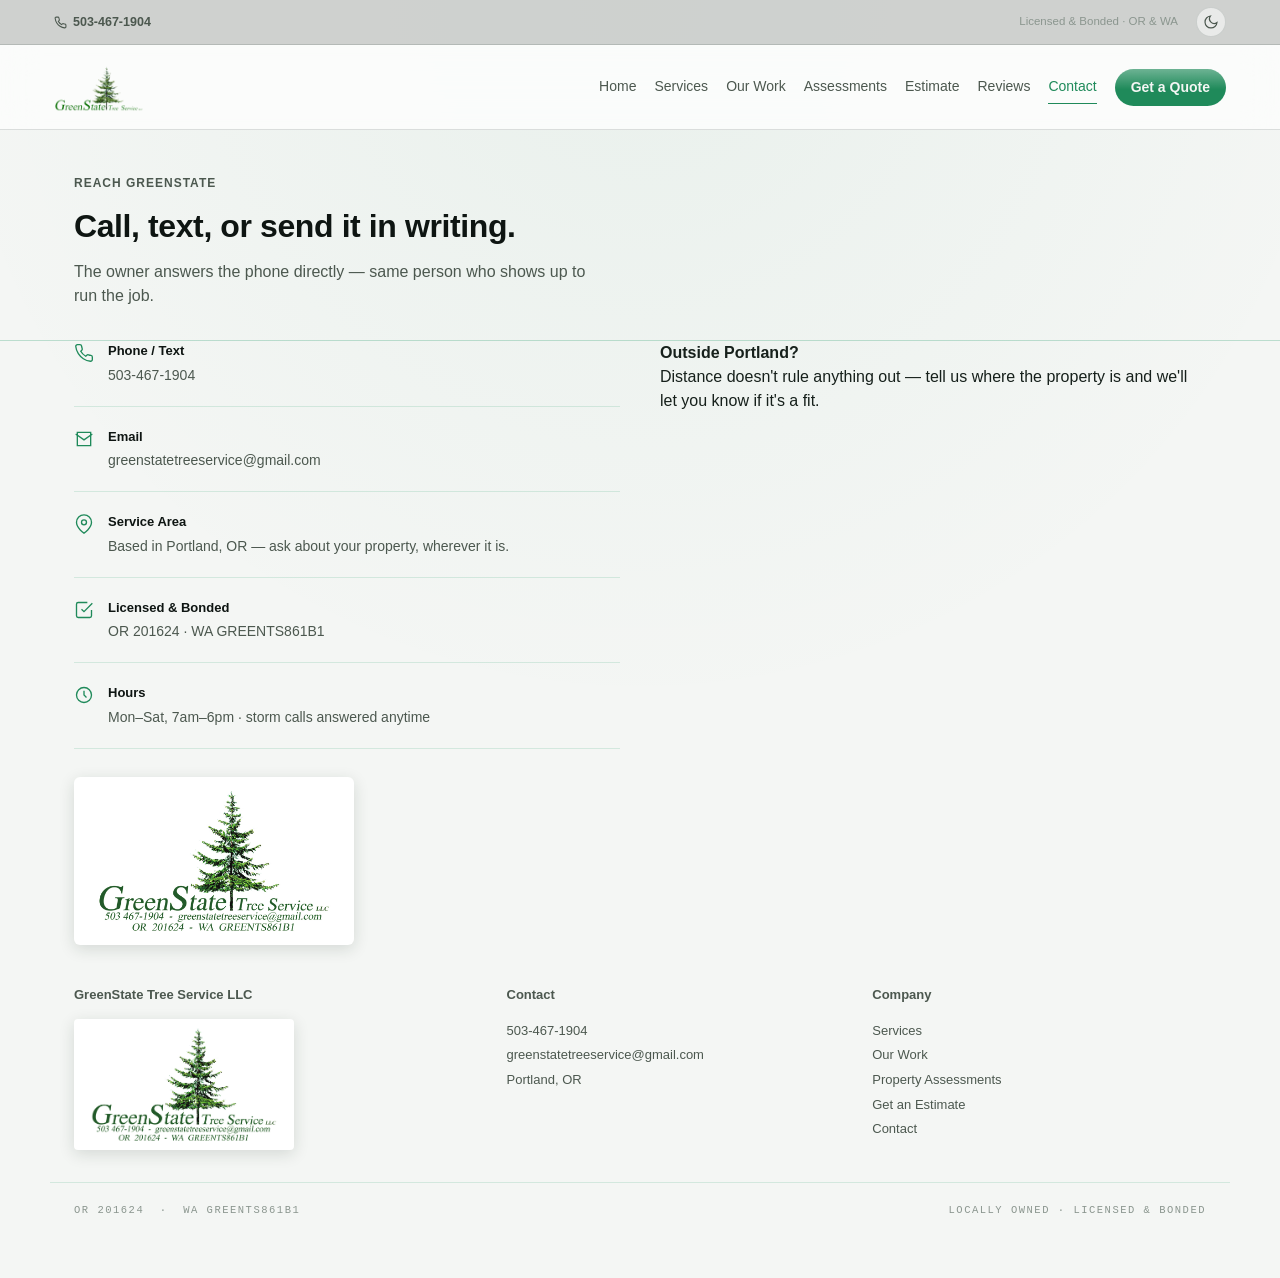
<file: contact.html>
<!DOCTYPE html>
<html lang="en">
<head>
<meta charset="UTF-8">
<meta name="viewport" content="width=device-width, initial-scale=1.0">
<title>Contact — GreenState Tree Service LLC</title>
<link rel="stylesheet" href="assets/style.css">
<script>
  (function() {
    var saved = localStorage.getItem('gs-theme');
    if (saved) {
      document.documentElement.setAttribute('data-theme', saved);
    } else if (window.matchMedia && window.matchMedia('(prefers-color-scheme: light)').matches) {
      document.documentElement.setAttribute('data-theme', 'light');
    }
    // no saved choice and system prefers dark (or can't detect) -> default dark theme
  })();
</script>
</head>
<body>

<header class="site">
  <div class="header-top">
    <div class="wrap header-top-inner">
      <a href="tel:5034671904" class="header-phone">
        <svg width="24" height="24" viewBox="0 0 24 24" fill="none" stroke="currentColor" stroke-width="2" stroke-linecap="round"><path d="M22 16.92v3a2 2 0 0 1-2.18 2 19.79 19.79 0 0 1-8.63-3.07 19.5 19.5 0 0 1-6-6 19.79 19.79 0 0 1-3.07-8.67A2 2 0 0 1 4.11 2h3a2 2 0 0 1 2 1.72c.127.96.361 1.903.7 2.81a2 2 0 0 1-.45 2.11L8.09 9.91a16 16 0 0 0 6 6l1.27-1.27a2 2 0 0 1 2.11-.45c.907.339 1.85.573 2.81.7A2 2 0 0 1 22 16.92z"/></svg>
        503-467-1904
      </a>
      <span class="header-badge">Licensed &amp; Bonded &middot; OR &amp; WA</span>
      <button class="icon-btn" id="themeToggle" aria-label="Toggle theme" title="Toggle light/dark">
        <svg width="24" height="24" class="sun" viewBox="0 0 24 24" fill="none" stroke="currentColor" stroke-width="1.8" stroke-linecap="round"><circle cx="12" cy="12" r="4"/><path d="M12 2v2M12 20v2M4.9 4.9l1.4 1.4M17.7 17.7l1.4 1.4M2 12h2M20 12h2M4.9 19.1l1.4-1.4M17.7 6.3l1.4-1.4"/></svg>
        <svg width="24" height="24" class="moon" viewBox="0 0 24 24" fill="none" stroke="currentColor" stroke-width="1.8" stroke-linecap="round"><path d="M21 12.79A9 9 0 1 1 11.21 3 7 7 0 0 0 21 12.79z"/></svg>
      </button>
    </div>
  </div>
  <div class="header-main">
    <div class="wrap bar">
      <a class="brand" href="index.html">
        <img src="assets/greenstate-logo.png" alt="GreenState Tree Service logo">
      </a>
      <nav class="main">
      <a href="index.html">Home</a>
      <a href="services.html">Services</a>
      <a href="our-work.html">Our Work</a>
      <a href="assessments.html">Assessments</a>
      <a href="estimate.html">Estimate</a>
      <a href="feedback.html">Reviews</a>
      <a href="contact.html" class="active">Contact</a>
        <a href="estimate.html" class="cta">Get a Quote</a>
      </nav>
      <button class="icon-btn hamburger-btn" id="hamburgerBtn" aria-label="Menu" title="Menu">
        <svg width="24" height="24" viewBox="0 0 24 24" fill="none" stroke="currentColor" stroke-width="1.8" stroke-linecap="round"><line x1="4" y1="7" x2="20" y2="7"/><line x1="4" y1="12" x2="20" y2="12"/><line x1="4" y1="17" x2="20" y2="17"/></svg>
      </button>
    </div>
  </div>
  <div class="mobile-menu" id="mobileMenu">
      <a href="index.html">Home</a>
      <a href="services.html">Services</a>
      <a href="our-work.html">Our Work</a>
      <a href="assessments.html">Assessments</a>
      <a href="estimate.html">Estimate</a>
      <a href="feedback.html">Reviews</a>
      <a href="contact.html" class="active">Contact</a>
      <a href="estimate.html" class="cta">Get a Quote</a>
  </div>
</header>

<div class="page-head">
  <div class="wrap">
    <div class="eyebrow">Reach GreenState</div>
    <h1>Call, text, or send it in writing.</h1>
    <p>The owner answers the phone directly — same person who shows up to run the job.</p>
  </div>
</div>

<section class="wrap">
  <div class="contact-grid">
    <div>
      <div class="info-row">
        <svg width="24" height="24" viewBox="0 0 24 24" fill="none" stroke-width="1.6"><path d="M22 16.92v3a2 2 0 0 1-2.18 2 19.79 19.79 0 0 1-8.63-3.07 19.5 19.5 0 0 1-6-6 19.79 19.79 0 0 1-3.07-8.67A2 2 0 0 1 4.11 2h3a2 2 0 0 1 2 1.72c.127.96.362 1.903.7 2.81a2 2 0 0 1-.45 2.11L8.09 9.91a16 16 0 0 0 6 6l1.27-1.27a2 2 0 0 1 2.11-.45c.907.338 1.85.573 2.81.7A2 2 0 0 1 22 16.92z"/></svg>
        <div><h4>Phone / Text</h4><p><a href="tel:5034671904">503-467-1904</a></p></div>
      </div>
      <div class="info-row">
        <svg width="24" height="24" viewBox="0 0 24 24" fill="none" stroke-width="1.6"><path d="M4 4h16v16H4z"/><path d="M22 6l-10 7L2 6"/></svg>
        <div><h4>Email</h4><p><a href="mailto:greenstatetreeservice@gmail.com">greenstatetreeservice@gmail.com</a></p></div>
      </div>
      <div class="info-row">
        <svg width="24" height="24" viewBox="0 0 24 24" fill="none" stroke-width="1.6"><path d="M21 10c0 7-9 13-9 13s-9-6-9-13a9 9 0 0 1 18 0z"/><circle cx="12" cy="10" r="3"/></svg>
        <div><h4>Service Area</h4><p>Based in Portland, OR — ask about your property, wherever it is.</p></div>
      </div>
      <div class="info-row">
        <svg width="24" height="24" viewBox="0 0 24 24" fill="none" stroke-width="1.6"><path d="M9 11l3 3L22 4"/><path d="M21 12v7a2 2 0 0 1-2 2H5a2 2 0 0 1-2-2V5a2 2 0 0 1 2-2h11"/></svg>
        <div><h4>Licensed &amp; Bonded</h4><p>OR 201624 &middot; WA GREENTS861B1</p></div>
      </div>
      <div class="info-row">
        <svg width="24" height="24" viewBox="0 0 24 24" fill="none" stroke-width="1.6"><circle cx="12" cy="12" r="9"/><path d="M12 7v5l3 3"/></svg>
        <div><h4>Hours</h4><p>Mon–Sat, 7am–6pm &middot; storm calls answered anytime</p></div>
      </div>

      <div style="margin-top: 28px;">
        <div class="card-display" style="width: 280px;">
          <img src="assets/business-card.png" alt="GreenState Tree Service business card">
        </div>
      </div>
    </div>

    <div>
      <div class="quiet-note">
        <h4>Outside Portland?</h4>
        <p>Distance doesn't rule anything out — tell us where the property is and we'll let you know if it's a fit.</p>
      </div>
    </div>
  </div>
</section>

<footer class="site">
  <div class="wrap grid">
    <div>
      <h4>GreenState Tree Service LLC</h4>
      <div class="card-mini"><img src="assets/business-card.png" alt="GreenState Tree Service business card"></div>
    </div>
    <div>
      <h4>Contact</h4>
      <p><a href="tel:5034671904">503-467-1904</a></p>
      <p><a href="mailto:greenstatetreeservice@gmail.com">greenstatetreeservice@gmail.com</a></p>
      <p>Portland, OR</p>
    </div>
    <div>
      <h4>Company</h4>
      <p><a href="services.html">Services</a></p>
      <p><a href="our-work.html">Our Work</a></p>
      <p><a href="assessments.html">Property Assessments</a></p>
      <p><a href="estimate.html">Get an Estimate</a></p>
      <p><a href="contact.html">Contact</a></p>
    </div>
  </div>
  <div class="wrap footer-bottom">
    <span>OR 201624 &nbsp;·&nbsp; WA GREENTS861B1</span>
    <span>Locally Owned &middot; Licensed &amp; Bonded</span>
  </div>
</footer>



<script src="assets/common.js"></script>
</body>
</html>
</file>
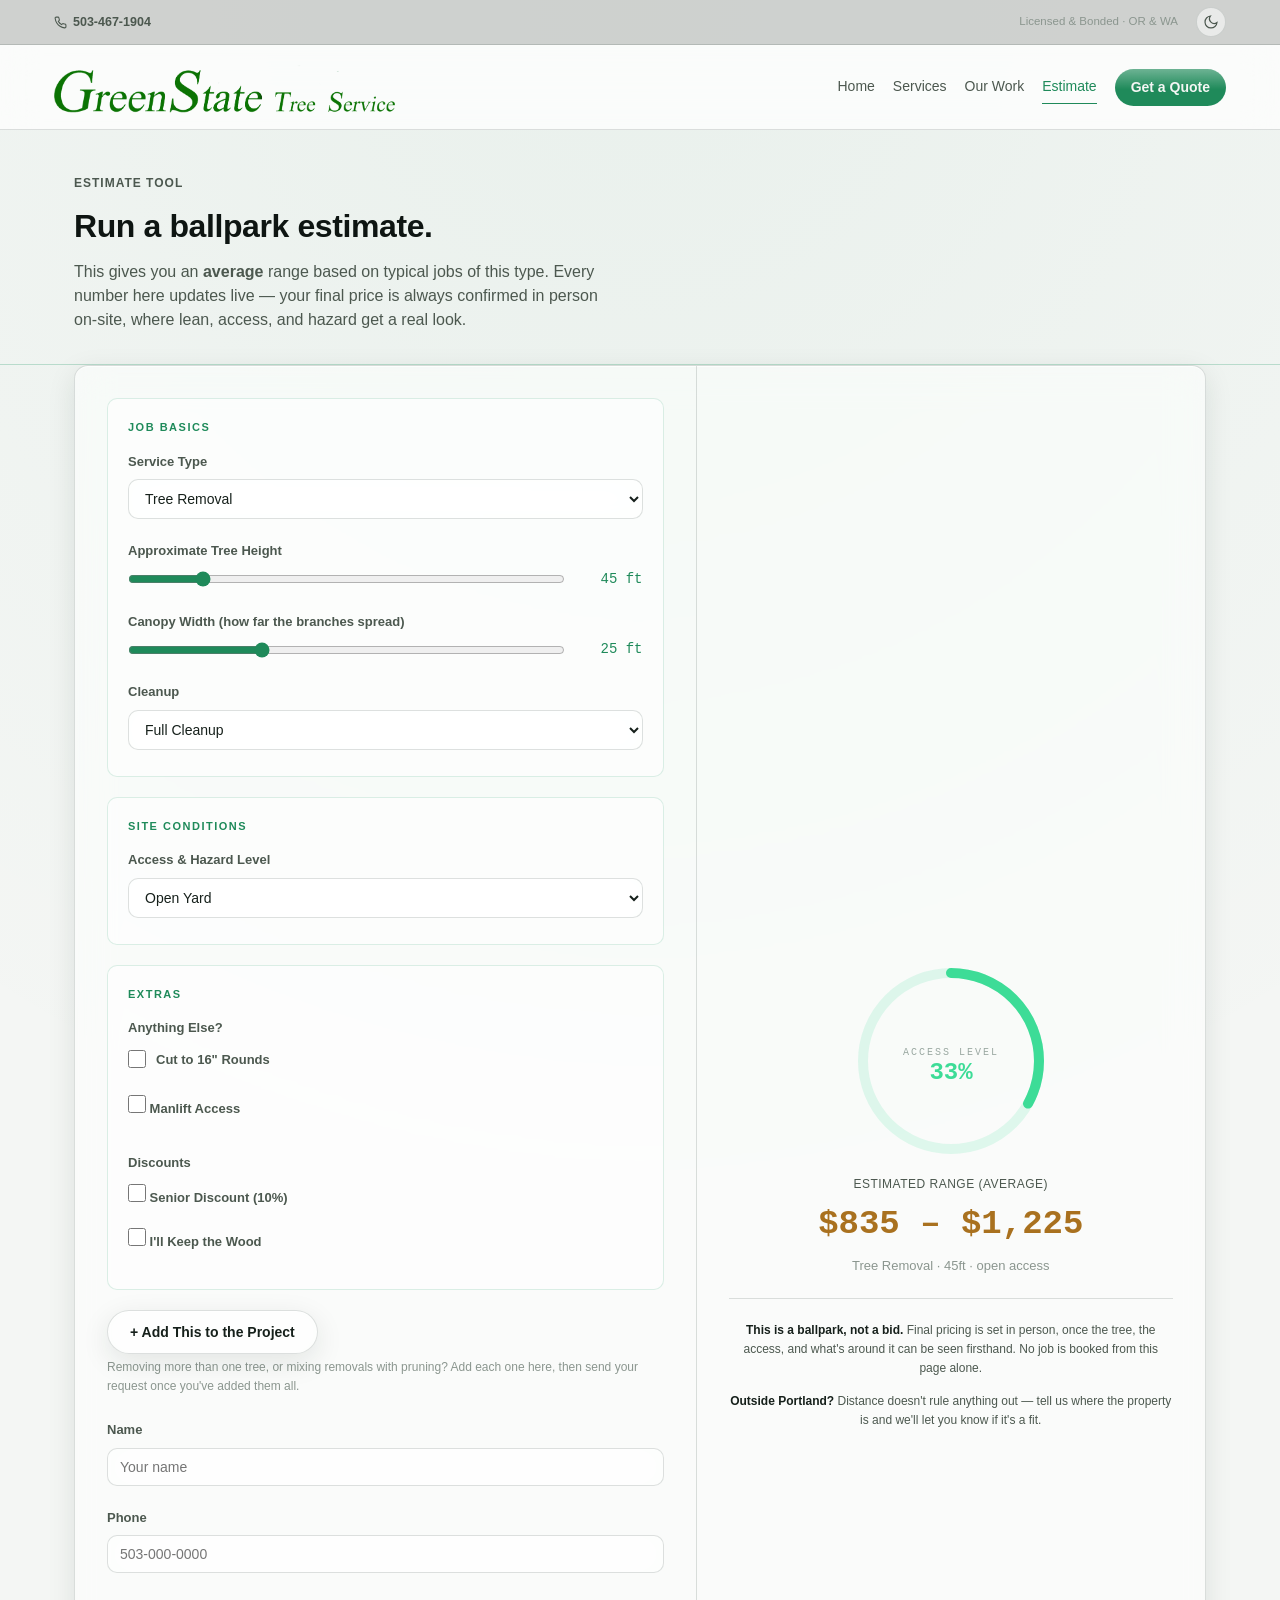
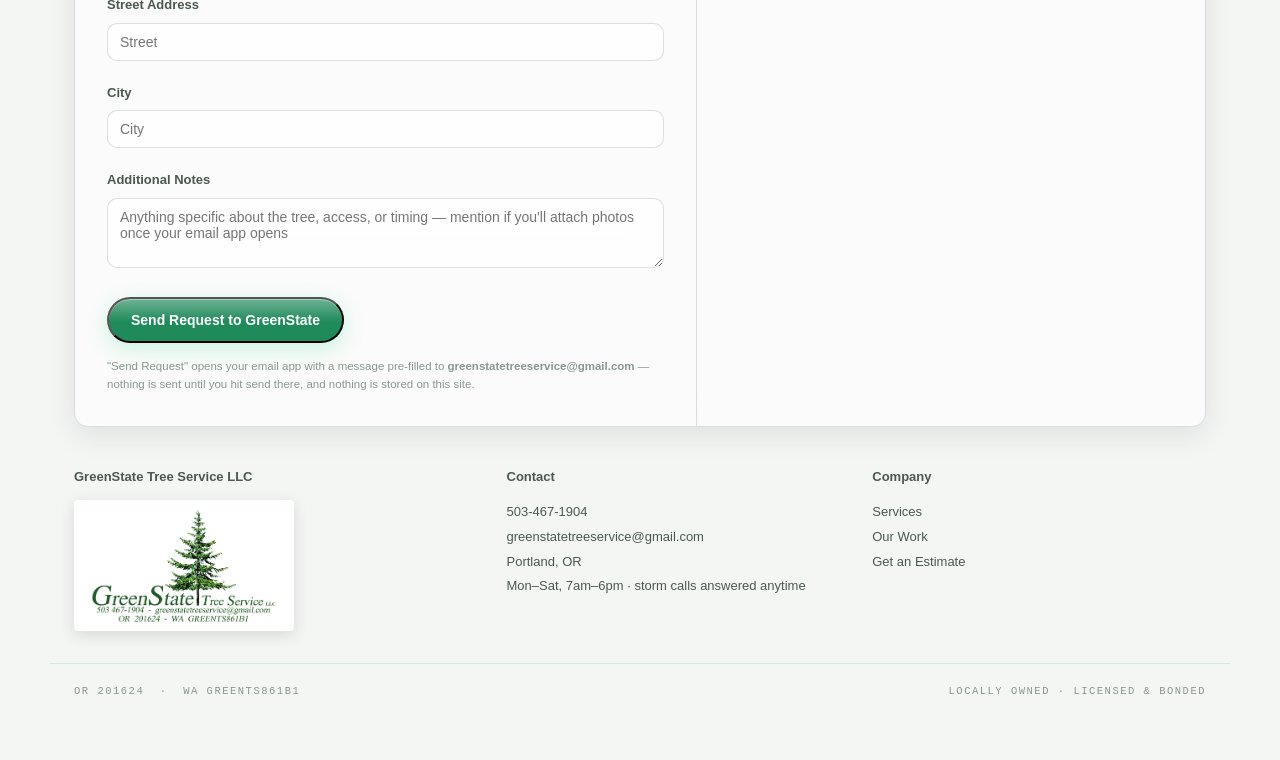
<file: estimate.html>
<!DOCTYPE html>
<html lang="en">
<head>
<meta charset="UTF-8">
<meta name="viewport" content="width=device-width, initial-scale=1.0">
<title>Estimate — GreenState Tree Service LLC</title>
<link rel="stylesheet" href="assets/style.css">
<script>
  (function() {
    var saved = localStorage.getItem('gs-theme');
    if (saved) {
      document.documentElement.setAttribute('data-theme', saved);
    } else if (window.matchMedia && window.matchMedia('(prefers-color-scheme: light)').matches) {
      document.documentElement.setAttribute('data-theme', 'light');
    }
    // no saved choice and system prefers dark (or can't detect) -> default dark theme
  })();
</script>
</head>
<body>

<header class="site">
  <div class="header-top">
    <div class="wrap header-top-inner">
      <a href="tel:5034671904" class="header-phone">
        <svg width="24" height="24" viewBox="0 0 24 24" fill="none" stroke="currentColor" stroke-width="2" stroke-linecap="round"><path d="M22 16.92v3a2 2 0 0 1-2.18 2 19.79 19.79 0 0 1-8.63-3.07 19.5 19.5 0 0 1-6-6 19.79 19.79 0 0 1-3.07-8.67A2 2 0 0 1 4.11 2h3a2 2 0 0 1 2 1.72c.127.96.361 1.903.7 2.81a2 2 0 0 1-.45 2.11L8.09 9.91a16 16 0 0 0 6 6l1.27-1.27a2 2 0 0 1 2.11-.45c.907.339 1.85.573 2.81.7A2 2 0 0 1 22 16.92z"/></svg>
        503-467-1904
      </a>
      <span class="header-badge">Licensed &amp; Bonded &middot; OR &amp; WA</span>
      <button class="icon-btn" id="themeToggle" aria-label="Toggle theme" title="Toggle light/dark">
        <svg width="24" height="24" class="sun" viewBox="0 0 24 24" fill="none" stroke="currentColor" stroke-width="1.8" stroke-linecap="round"><circle cx="12" cy="12" r="4"/><path d="M12 2v2M12 20v2M4.9 4.9l1.4 1.4M17.7 17.7l1.4 1.4M2 12h2M20 12h2M4.9 19.1l1.4-1.4M17.7 6.3l1.4-1.4"/></svg>
        <svg width="24" height="24" class="moon" viewBox="0 0 24 24" fill="none" stroke="currentColor" stroke-width="1.8" stroke-linecap="round"><path d="M21 12.79A9 9 0 1 1 11.21 3 7 7 0 0 0 21 12.79z"/></svg>
      </button>
    </div>
  </div>
  <div class="header-main">
    <div class="wrap bar">
      <a class="brand" href="index.html">
        <img src="assets/greenstate-wordmark.png" alt="GreenState Tree Service logo">
      </a>
      <nav class="main">
      <a href="index.html">Home</a>
      <a href="services.html">Services</a>
      <a href="our-work.html">Our Work</a>
      <a href="estimate.html" class="active">Estimate</a>
        <a href="estimate.html" class="cta">Get a Quote</a>
      </nav>
      <button class="icon-btn hamburger-btn" id="hamburgerBtn" aria-label="Menu" title="Menu">
        <svg width="24" height="24" viewBox="0 0 24 24" fill="none" stroke="currentColor" stroke-width="1.8" stroke-linecap="round"><line x1="4" y1="7" x2="20" y2="7"/><line x1="4" y1="12" x2="20" y2="12"/><line x1="4" y1="17" x2="20" y2="17"/></svg>
      </button>
    </div>
  </div>
  <div class="mobile-menu" id="mobileMenu">
      <a href="index.html">Home</a>
      <a href="services.html">Services</a>
      <a href="our-work.html">Our Work</a>
      <a href="estimate.html" class="active">Estimate</a>
      <a href="estimate.html" class="cta">Get a Quote</a>
  </div>
</header>

<div class="page-head">
  <div class="wrap">
    <div class="eyebrow">Estimate Tool</div>
    <h1>Run a ballpark estimate.</h1>
    <p>This gives you an <strong>average</strong> range based on typical jobs of this type. Every number here updates live — your final price is always confirmed in person on-site, where lean, access, and hazard get a real look.</p>
  </div>
</div>

<section class="wrap">
  <div class="resume-banner" id="resumeBanner">
    <span><strong>Welcome back.</strong> You started an estimate earlier — pick up where you left off?</span>
    <div class="resume-actions">
      <button id="resumeDismiss">Dismiss</button>
      <button id="resumeApply" class="primary">Resume It</button>
    </div>
  </div>

  <div class="console" id="quoteForm">
    <div class="console-form">

      <div class="est-card">
        <div class="est-card-title">Job Basics</div>
        <div class="field">
          <label for="serviceSelect">Service Type</label>
          <select class="est-select" id="serviceSelect">
            <option value="removal" selected>Tree Removal</option>
            <option value="pruning">Tree Pruning</option>
            <option value="storm">Storm Risk Assessment</option>
            <option value="permit">Removal &amp; Replant Permits</option>
            <option value="cleanup">Storm Cleanup</option>
          </select>
          <div class="chip-row" id="serviceChips" style="display:none;">
            <div class="chip selected" data-value="removal">Tree Removal</div>
            <div class="chip" data-value="pruning">Tree Pruning</div>
            <div class="chip" data-value="storm">Storm Risk Assessment</div>
            <div class="chip" data-value="permit">Removal &amp; Replant Permits</div>
            <div class="chip" data-value="cleanup">Storm Cleanup</div>
          </div>
        </div>

        <div class="field" id="sizeField">
          <label id="sizeLabel">Approximate Tree Height</label>
          <div class="range-row">
            <input type="range" id="sizeRange" min="25" max="150" step="5" value="45">
            <span class="range-val" id="sizeVal">45 ft</span>
          </div>
        </div>

        <div class="field" id="widthField">
          <label>Canopy Width (how far the branches spread)</label>
          <div class="range-row">
            <input type="range" id="widthRange" min="10" max="60" step="5" value="25">
            <span class="range-val" id="widthVal">25 ft</span>
          </div>
        </div>

        <div class="field" id="cleanupField">
          <label for="cleanupSelect">Cleanup</label>
          <select class="est-select" id="cleanupSelect">
            <option value="full" selected>Full Cleanup</option>
            <option value="none">I'll Haul It Myself</option>
          </select>
          <div class="toggle-switch" id="cleanupChips" style="display:none;">
            <div class="chip selected" data-value="full">Full Cleanup</div>
            <div class="chip" data-value="none">I'll Haul It Myself</div>
          </div>
        </div>

        <div class="field" id="hoursField" style="display:none;">
          <label>Estimated Hours On-Site</label>
          <div class="range-row">
            <input type="range" id="hoursRange" min="1" max="10" value="3">
            <span class="range-val" id="hoursVal">3 hrs</span>
          </div>
        </div>
      </div>

      <div class="est-card" id="foliageCard" style="display:none;">
        <div class="est-card-title">How Much Comes Off</div>
        <div class="field">
          <label>Live Canopy to Thin</label>
          <div class="chip-row" id="foliageChips">
            <div class="chip" data-value="10">10%</div>
            <div class="chip selected" data-value="20">20%</div>
            <div class="chip" data-value="30">30%</div>
            <div class="chip" data-value="50">Request up to 50%</div>
          </div>
          <p style="font-size: 12px; color: var(--ink-faint); margin-top: 10px; line-height: 1.5;">
            Standard practice caps live-canopy removal at about 30% in one visit — that's a tree-health limit, not a pricing one.
          </p>
        </div>
        <div class="field">
          <label>Deadwood</label>
          <div class="check-row" id="deadwoodChips">
            <label class="est-check"><input type="checkbox" data-value="deadwood"> Also remove dead branches (no live-canopy limit applies)</label>
          </div>
        </div>
      </div>

      <div class="est-card">
        <div class="est-card-title">Site Conditions</div>
        <div class="field">
          <label for="complexitySelect">Access &amp; Hazard Level</label>
          <select class="est-select" id="complexitySelect">
            <option value="open" selected>Open Yard</option>
            <option value="tight">Tight Space</option>
            <option value="hazard">Hazardous</option>
          </select>
          <div class="chip-row" id="complexityChips" style="display:none;">
            <div class="chip selected" data-value="open">Open Yard</div>
            <div class="chip" data-value="tight">Tight Space</div>
            <div class="chip" data-value="hazard">Hazardous</div>
          </div>
        </div>
      </div>

      <div class="est-card">
        <div class="est-card-title">Extras</div>
        <div class="field">
          <label>Anything Else?</label>
          <div class="check-row" id="addonChips">
            <label class="est-check" id="buckRoundsChip"><input type="checkbox" data-value="buckRounds"> Cut to 16&quot; Rounds</label>
            <label class="est-check"><input type="checkbox" data-value="manlift"> Manlift Access</label>
          </div>
        </div>

        <div class="field">
          <label>Discounts</label>
          <div class="check-row" id="seniorChips">
            <label class="est-check"><input type="checkbox" data-value="senior"> Senior Discount (10%)</label>
          </div>
          <div class="check-row" id="keepWoodChips" style="margin-top: 4px;">
            <label class="est-check"><input type="checkbox" data-value="keepWood"> I'll Keep the Wood</label>
          </div>
        </div>
      </div>

      <div class="field" id="cartField" style="display:none;">
        <label>This Project (<span id="cartCount">0</span> item<span id="cartPlural">s</span>)</label>
        <div id="cartList"></div>
        <div class="readout-divider" style="margin: 12px 0;"></div>
        <div style="display:flex; justify-content:space-between; align-items:center;">
          <span style="font-size:13px; color:var(--ink-dim);">Project Total (average)</span>
          <strong id="cartTotal" style="font-family:var(--mono); color:var(--amber); font-size:16px;"></strong>
        </div>
      </div>

      <div class="submit-row" style="margin-top: 4px; margin-bottom: 4px;">
        <button type="button" class="btn btn-ghost" id="addToCartBtn">+ Add This to the Project</button>
      </div>
      <p style="font-size: 12px; color: var(--ink-faint); margin-bottom: 24px; line-height: 1.6;">
        Removing more than one tree, or mixing removals with pruning? Add each one here, then send your request once you've added them all.
      </p>

      <div class="field">
        <label>Name</label>
        <input type="text" id="reqName" placeholder="Your name">
      </div>
      <div class="field">
        <label>Phone</label>
        <input type="tel" id="reqPhone" placeholder="503-000-0000">
      </div>
      <div class="field">
        <label>Street Address</label>
        <input type="text" id="reqStreet" placeholder="Street">
      </div>
      <div class="field">
        <label>City</label>
        <input type="text" id="reqCity" placeholder="City">
      </div>
      <div class="field">
        <label>Additional Notes</label>
        <textarea id="reqNotes" placeholder="Anything specific about the tree, access, or timing — mention if you'll attach photos once your email app opens"></textarea>
      </div>

      <div class="submit-row">
        <button type="button" class="btn btn-primary" id="sendRequestBtn">Send Request to GreenState</button>
      </div>
      <p style="font-size: 11.5px; color: var(--ink-faint); margin-top: 14px; line-height: 1.6;">
        "Send Request" opens your email app with a message pre-filled to <strong>greenstatetreeservice@gmail.com</strong> — nothing is sent until you hit send there, and nothing is stored on this site.
      </p>
    </div>

    <div class="console-readout">
      <div class="dial">
        <svg width="200" height="200" viewBox="0 0 200 200">
          <circle cx="100" cy="100" r="88" fill="none" stroke="rgba(61,220,151,0.15)" stroke-width="10"/>
          <circle id="dialArc" cx="100" cy="100" r="88" fill="none" stroke="#3ddc97" stroke-width="10"
            stroke-linecap="round" stroke-dasharray="184 553" stroke-dashoffset="0"
            transform="rotate(-90 100 100)"/>
          <text x="100" y="94" text-anchor="middle" font-family="monospace" font-size="10" letter-spacing="2" fill="#9aa8a1">ACCESS LEVEL</text>
          <text id="dialPct" x="100" y="118" text-anchor="middle" font-family="monospace" font-size="24" font-weight="700" fill="#3ddc97">33%</text>
        </svg>
      </div>
      <div class="readout-label">Estimated Range (Average)</div>
      <div class="readout-price" id="priceOut">$630 – $925</div>
      <div class="readout-sub" id="subOut">Small removal &middot; open access</div>

      <div class="readout-divider"></div>

      <div class="readout-note">
        <strong>This is a ballpark, not a bid.</strong> Final pricing is set in person, once the tree, the access, and what's around it can be seen firsthand. No job is booked from this page alone.
      </div>

      <div class="readout-note" style="margin-top: 14px;">
        <strong>Outside Portland?</strong> Distance doesn't rule anything out — tell us where the property is and we'll let you know if it's a fit.
      </div>
    </div>
  </div>
</section>

<div class="modal-overlay" id="foliageWarningModal">
  <div class="modal-box">
    <h3>Above the recommended limit</h3>
    <p>Removing more than about 30% of a tree's live canopy in one visit can stress the tree, reduce its ability to recover, and increase its vulnerability to pests and disease. We can still do the work if that's what's needed — just wanted to flag it before you go further.</p>
    <div class="modal-actions">
      <button type="button" class="btn btn-ghost" id="foliageWarnBack">Back to 30%</button>
      <button type="button" class="btn btn-primary" id="foliageWarnContinue">Continue Anyway</button>
    </div>
  </div>
</div>

<footer class="site">
  <div class="wrap grid">
    <div>
      <h4>GreenState Tree Service LLC</h4>
      <div class="card-mini"><img src="assets/business-card.png" alt="GreenState Tree Service business card"></div>
    </div>
    <div>
      <h4>Contact</h4>
      <p><a href="tel:5034671904">503-467-1904</a></p>
      <p><a href="mailto:greenstatetreeservice@gmail.com">greenstatetreeservice@gmail.com</a></p>
      <p>Portland, OR</p>
      <p>Mon&ndash;Sat, 7am&ndash;6pm &middot; storm calls answered anytime</p>
    </div>
    <div>
      <h4>Company</h4>
      <p><a href="services.html">Services</a></p>
      <p><a href="our-work.html">Our Work</a></p>
      <p><a href="estimate.html">Get an Estimate</a></p>
    </div>
  </div>
  <div class="wrap footer-bottom">
    <span>OR 201624 &nbsp;&middot;&nbsp; WA GREENTS861B1</span>
    <span>Locally Owned &middot; Licensed &amp; Bonded</span>
  </div>
</footer>

<script src="assets/common.js"></script>
<script src="assets/quote.js"></script>
<script>
  const state = { service: 'removal', size: 45, width: 25, complexity: 'open', hours: 3, noCleanup: false, addons: [], senior: false, keepWood: false, foliagePct: 20, deadwood: false };
  let cart = [];
  let hasInteracted = false;

  const serviceLabels = {
    removal: 'Approximate Tree Height',
    pruning: 'Approximate Tree Height',
    storm: null,
    permit: null,
    cleanup: null
  };

  function setupChips(containerId, key) {
    const container = document.getElementById(containerId);
    container.querySelectorAll('.chip').forEach(chip => {
      chip.addEventListener('click', () => {
        container.querySelectorAll('.chip').forEach(c => c.classList.remove('selected'));
        chip.classList.add('selected');
        state[key] = chip.dataset.value;
        hasInteracted = true;
        onServiceOrInputChange(key);
      });
    });
  }

  function onServiceOrInputChange(changedKey) {
    if (changedKey === 'service') {
      const sizeField = document.getElementById('sizeField');
      const widthField = document.getElementById('widthField');
      const hoursField = document.getElementById('hoursField');
      const sizeLabel = document.getElementById('sizeLabel');
      const cleanupField = document.getElementById('cleanupField');
      const foliageCard = document.getElementById('foliageCard');

      cleanupField.style.display = (state.service === 'removal' || state.service === 'pruning' || state.service === 'cleanup') ? 'block' : 'none';
      foliageCard.style.display = (state.service === 'pruning') ? 'block' : 'none';

      if (state.service === 'cleanup') {
        sizeField.style.display = 'none';
        widthField.style.display = 'none';
        hoursField.style.display = 'block';
      } else if (state.service === 'storm' || state.service === 'permit') {
        sizeField.style.display = 'none';
        widthField.style.display = 'none';
        hoursField.style.display = 'none';
      } else {
        sizeField.style.display = 'block';
        widthField.style.display = 'block';
        hoursField.style.display = 'none';
        sizeLabel.textContent = serviceLabels[state.service];
      }
    }
    updateBuckRoundsVisibility();
    updateKeepWoodVisibility();
    render();
  }

  document.getElementById('hoursRange').addEventListener('input', (e) => {
    state.hours = parseInt(e.target.value, 10);
    document.getElementById('hoursVal').textContent = state.hours + ' hrs';
    hasInteracted = true;
    render();
  });

  document.getElementById('sizeRange').addEventListener('input', (e) => {
    state.size = parseInt(e.target.value, 10);
    document.getElementById('sizeVal').textContent = state.size + ' ft';
    hasInteracted = true;
    updateBuckRoundsVisibility();
    updateKeepWoodVisibility();
    render();
  });

  setupChips('serviceChips', 'service');
  setupChips('complexityChips', 'complexity');

  // canopy width slider
  document.getElementById('widthRange').addEventListener('input', (e) => {
    state.width = parseInt(e.target.value, 10);
    document.getElementById('widthVal').textContent = state.width + ' ft';
    hasInteracted = true;
    render();
  });

  // service: dropdown drives everything, mirrors into hidden legacy chip row
  document.getElementById('serviceSelect').addEventListener('change', (e) => {
    state.service = e.target.value;
    document.querySelectorAll('#serviceChips .chip').forEach(c => c.classList.toggle('selected', c.dataset.value === state.service));
    hasInteracted = true;
    onServiceOrInputChange('service');
  });

  // cleanup: dropdown drives noCleanup, mirrors into hidden legacy chip row
  document.getElementById('cleanupSelect').addEventListener('change', (e) => {
    state.noCleanup = (e.target.value === 'none');
    document.querySelectorAll('#cleanupChips .chip').forEach(c => c.classList.toggle('selected', c.dataset.value === e.target.value));
    hasInteracted = true;
    render();
  });

  // deadwood: independent checkbox, no live-canopy limit applies
  document.querySelector('#deadwoodChips input').addEventListener('change', (e) => {
    state.deadwood = e.target.checked;
    hasInteracted = true;
    render();
  });

  // foliage %: fixed options only. 10/20/30 apply immediately; 50 is an
  // above-standard request that requires acknowledging the warning first,
  // and re-triggers every time the selection crosses up from 30 or below.
  document.querySelectorAll('#foliageChips .chip').forEach(chip => {
    chip.addEventListener('click', () => {
      const val = parseInt(chip.dataset.value, 10);
      if (val > 30) {
        showFoliageWarning();
      } else {
        setFoliagePct(val);
      }
    });
  });
  function setFoliagePct(val) {
    state.foliagePct = val;
    document.querySelectorAll('#foliageChips .chip').forEach(c => c.classList.toggle('selected', parseInt(c.dataset.value, 10) === val));
    hasInteracted = true;
    render();
  }
  function showFoliageWarning() {
    document.getElementById('foliageWarningModal').style.display = 'flex';
  }
  document.getElementById('foliageWarnContinue').addEventListener('click', () => {
    document.getElementById('foliageWarningModal').style.display = 'none';
    setFoliagePct(50);
  });
  document.getElementById('foliageWarnBack').addEventListener('click', () => {
    document.getElementById('foliageWarningModal').style.display = 'none';
    setFoliagePct(30);
  });

  // cleanup toggle: single-select chip pair, sets noCleanup before rendering
  function updateBuckRoundsVisibility() {
    const chip = document.getElementById('buckRoundsChip');
    // only a Tree Removal brings down a trunk worth bucking into rounds —
    // and only worth offering once there's meaningful trunk (medium/large)
    const irrelevant = (state.service !== 'removal') || (state.size < 45);
    chip.style.display = irrelevant ? 'none' : 'flex';
    if (irrelevant) {
      const idx = state.addons.indexOf('buckRounds');
      if (idx !== -1) {
        state.addons.splice(idx, 1);
        const cb = chip.querySelector('input');
        if (cb) cb.checked = false;
      }
    }
  }

  function updateKeepWoodVisibility() {
    const field = document.getElementById('keepWoodChips');
    // same logic as buck-rounds: only a Removal on a medium/large tree
    // produces trunk wood worth keeping, and only when it's not already
    // covered by the customer hauling everything themselves
    const notApplicable = (state.service !== 'removal') || (state.size < 45);
    const alreadyCovered = (state.service === 'removal' && state.noCleanup);
    const irrelevant = notApplicable || alreadyCovered;
    field.style.display = irrelevant ? 'none' : 'block';
    if (irrelevant && state.keepWood) {
      state.keepWood = false;
      const cb = document.querySelector('#keepWoodChips input');
      if (cb) cb.checked = false;
    }
  }

  document.querySelectorAll('#cleanupChips .chip').forEach(chip => {
    chip.addEventListener('click', () => {
      document.querySelectorAll('#cleanupChips .chip').forEach(c => c.classList.remove('selected'));
      chip.classList.add('selected');
      state.noCleanup = (chip.dataset.value === 'none');
      hasInteracted = true;
      updateKeepWoodVisibility();
      render();
    });
  });

  // senior discount: checkbox toggle
  document.querySelectorAll('#seniorChips input').forEach(cb => {
    cb.addEventListener('change', () => {
      state.senior = cb.checked;
      hasInteracted = true;
      render();
    });
  });

  // keep-the-wood: checkbox toggle, subtracts instead of adding (see quote.js)
  document.querySelectorAll('#keepWoodChips input').forEach(cb => {
    cb.addEventListener('change', () => {
      state.keepWood = cb.checked;
      hasInteracted = true;
      render();
    });
  });

  // add-ons: independent multi-select checkboxes
  document.querySelectorAll('#addonChips input').forEach(cb => {
    cb.addEventListener('change', () => {
      const key = cb.dataset.value;
      const idx = state.addons.indexOf(key);
      if (cb.checked && idx === -1) {
        state.addons.push(key);
      } else if (!cb.checked && idx !== -1) {
        state.addons.splice(idx, 1);
      }
      hasInteracted = true;
      render();
    });
  });

  // access & hazard level: dropdown, mirrors into hidden legacy chip row for compatibility
  document.getElementById('complexitySelect').addEventListener('change', (e) => {
    state.complexity = e.target.value;
    document.querySelectorAll('#complexityChips .chip').forEach(c => c.classList.toggle('selected', c.dataset.value === state.complexity));
    hasInteracted = true;
    render();
  });

  const complexityPct = { open: 0.33, tight: 0.66, hazard: 1.0 };
  const CIRC = 2 * Math.PI * 88;

  const serviceNames = { removal: 'Tree Removal', pruning: 'Tree Pruning', storm: 'Storm Risk Assessment', permit: 'Removal & Replant Permits', cleanup: 'Storm Cleanup' };
  const addonNames = { buckRounds: 'Cut to 16" Rounds', manlift: 'Manlift Access' };
  const complexityNames = { open: 'open access', tight: 'tight access', hazard: 'hazardous access' };

  function describeState(s) {
    let sub = s.service === 'removal' || s.service === 'pruning' ? s.size + 'ft' : '';
    if ((s.service === 'removal' || s.service === 'pruning') && s.noCleanup) sub += (sub ? ' · ' : '') + 'you haul';
    if (s.service === 'cleanup') sub += (sub ? ' · ' : '') + s.hours + ' hrs';
    sub += (sub ? ' · ' : '') + complexityNames[s.complexity];
    if (s.addons && s.addons.length) sub += ' · ' + s.addons.map(k => addonNames[k]).join(', ');
    if (s.keepWood) sub += ' · keeps wood';
    if (s.senior) sub += ' · senior discount';
    return { label: serviceNames[s.service], sub };
  }

  function priceLabel(est) {
    return (est.low === 0 && est.high === 0) ? 'FREE' : fmt(est.low) + ' – ' + fmt(est.high);
  }

  function render() {
    const est = computeEstimate(state);
    document.getElementById('priceOut').textContent = priceLabel(est);

    const d = describeState(state);
    document.getElementById('subOut').textContent = d.label + ' · ' + d.sub;

    const pct = complexityPct[state.complexity];
    const dash = CIRC * pct;
    document.getElementById('dialArc').setAttribute('stroke-dasharray', dash + ' ' + CIRC);
    document.getElementById('dialPct').textContent = Math.round(pct * 100) + '%';
    if (hasInteracted && typeof saveState === 'function') saveState();
  }

  function saveState() {
    localStorage.setItem('gs-last-estimate', JSON.stringify({ state, savedAt: new Date().toLocaleDateString() }));
  }

  function applySavedState(saved) {
    hasInteracted = true;
    Object.assign(state, saved.state);
    if (typeof state.size !== 'number' || isNaN(state.size)) state.size = 45; // guard against pre-slider saved data
    if (typeof state.width !== 'number' || isNaN(state.width)) state.width = 25; // guard against pre-width saved data
    if (typeof state.foliagePct !== 'number' || isNaN(state.foliagePct)) state.foliagePct = 20;
    document.querySelectorAll('#serviceChips .chip').forEach(c => c.classList.toggle('selected', c.dataset.value === state.service));
    document.getElementById('serviceSelect').value = state.service;
    onServiceOrInputChange('service');
    document.getElementById('sizeRange').value = state.size;
    document.getElementById('sizeVal').textContent = state.size + ' ft';
    document.getElementById('widthRange').value = state.width;
    document.getElementById('widthVal').textContent = state.width + ' ft';
    document.querySelectorAll('#complexityChips .chip').forEach(c => c.classList.toggle('selected', c.dataset.value === state.complexity));
    document.getElementById('complexitySelect').value = state.complexity;
    document.querySelectorAll('#cleanupChips .chip').forEach(c => c.classList.toggle('selected', (c.dataset.value === 'none') === !!state.noCleanup));
    document.getElementById('cleanupSelect').value = state.noCleanup ? 'none' : 'full';
    document.querySelectorAll('#foliageChips .chip').forEach(c => c.classList.toggle('selected', parseInt(c.dataset.value, 10) === state.foliagePct));
    const deadwoodCb = document.querySelector('#deadwoodChips input');
    if (deadwoodCb) deadwoodCb.checked = !!state.deadwood;
    const seniorCb = document.querySelector('#seniorChips input');
    if (seniorCb) seniorCb.checked = !!state.senior;
    const keepWoodCb = document.querySelector('#keepWoodChips input');
    if (keepWoodCb) keepWoodCb.checked = !!state.keepWood;
    updateKeepWoodVisibility();
    updateBuckRoundsVisibility();
    document.querySelectorAll('#addonChips input').forEach(c => { c.checked = (state.addons || []).includes(c.dataset.value); });
    document.getElementById('hoursRange').value = state.hours;
    document.getElementById('hoursVal').textContent = state.hours + ' hrs';
    render();
  }

  const savedRaw = localStorage.getItem('gs-last-estimate');
  if (savedRaw) {
    try {
      const saved = JSON.parse(savedRaw);
      document.getElementById('resumeBanner').classList.add('show');
      document.getElementById('resumeApply').addEventListener('click', () => {
        applySavedState(saved);
        document.getElementById('resumeBanner').classList.remove('show');
      });
      document.getElementById('resumeDismiss').addEventListener('click', () => {
        document.getElementById('resumeBanner').classList.remove('show');
      });
    } catch (e) { /* ignore malformed saved state */ }
  }

  updateBuckRoundsVisibility();
  render();

  // ---------- project cart ----------
  function cartItemTotal(item) { return item.est; }

  function renderCart() {
    const cartField = document.getElementById('cartField');
    const list = document.getElementById('cartList');
    const btn = document.getElementById('sendRequestBtn');

    if (cart.length === 0) {
      cartField.style.display = 'none';
      btn.textContent = 'Send Request to GreenState';
      return;
    }

    cartField.style.display = 'block';
    document.getElementById('cartCount').textContent = cart.length;
    document.getElementById('cartPlural').textContent = cart.length === 1 ? '' : 's';

    list.innerHTML = cart.map((item, i) => `
      <div class="cart-item">
        <div>
          <div class="ci-label">${item.label}</div>
          <div class="ci-sub">${item.sub}</div>
        </div>
        <div style="display:flex; align-items:center; gap:10px;">
          <span class="ci-price">${priceLabel(item.est)}</span>
          <button type="button" class="ci-remove" data-index="${i}" aria-label="Remove">&times;</button>
        </div>
      </div>
    `).join('');

    list.querySelectorAll('.ci-remove').forEach(b => {
      b.addEventListener('click', () => {
        cart.splice(parseInt(b.dataset.index, 10), 1);
        renderCart();
      });
    });

    const totalLow = cart.reduce((sum, i) => sum + i.est.low, 0);
    const totalHigh = cart.reduce((sum, i) => sum + i.est.high, 0);
    document.getElementById('cartTotal').textContent = priceLabel({ low: totalLow, high: totalHigh });

    btn.textContent = 'Send Project Request (' + cart.length + ' item' + (cart.length === 1 ? '' : 's') + ')';
  }

  document.getElementById('addToCartBtn').addEventListener('click', () => {
    const est = computeEstimate(state);
    const d = describeState(state);
    cart.push({ label: d.label, sub: d.sub, est });
    hasInteracted = true;
    renderCart();

    // reset per-tree fields so the next item starts clean; keep access/hazard
    // level as-is since it's usually the same property
    state.service = 'removal';
    state.size = 45;
    state.width = 25;
    state.noCleanup = false;
    state.addons = [];
    state.keepWood = false;
    state.foliagePct = 20;
    state.deadwood = false;
    document.querySelectorAll('#serviceChips .chip').forEach(c => c.classList.toggle('selected', c.dataset.value === 'removal'));
    document.getElementById('serviceSelect').value = 'removal';
    document.getElementById('sizeRange').value = 45;
    document.getElementById('sizeVal').textContent = '45 ft';
    document.getElementById('widthRange').value = 25;
    document.getElementById('widthVal').textContent = '25 ft';
    document.querySelectorAll('#cleanupChips .chip').forEach(c => c.classList.toggle('selected', c.dataset.value === 'full'));
    document.getElementById('cleanupSelect').value = 'full';
    document.querySelectorAll('#foliageChips .chip').forEach(c => c.classList.toggle('selected', c.dataset.value === '20'));
    const dwCb = document.querySelector('#deadwoodChips input');
    if (dwCb) dwCb.checked = false;
    document.querySelectorAll('#addonChips input').forEach(c => { c.checked = false; });
    const kwCb = document.querySelector('#keepWoodChips input');
    if (kwCb) kwCb.checked = false;
    onServiceOrInputChange('service');
    render();
  });

  document.getElementById('sendRequestBtn').addEventListener('click', () => {
    const name = document.getElementById('reqName').value;
    const phone = document.getElementById('reqPhone').value;
    const street = document.getElementById('reqStreet').value;
    const city = document.getElementById('reqCity').value;
    const address = [street, city].filter(Boolean).join(', ');
    const notes = document.getElementById('reqNotes').value;

    // if nothing's been explicitly added to the project, treat the current
    // single configuration as the (only) item — preserves the simple
    // one-tree flow with no extra click required
    const items = cart.length > 0 ? cart : [(() => {
      const est = computeEstimate(state);
      const d = describeState(state);
      return { label: d.label, sub: d.sub, est };
    })()];

    const totalLow = items.reduce((sum, i) => sum + i.est.low, 0);
    const totalHigh = items.reduce((sum, i) => sum + i.est.high, 0);

    const itemLines = items.map((item, i) =>
      (items.length > 1 ? (i + 1) + '. ' : '') + item.label + ' (' + item.sub + '): ' + priceLabel(item.est)
    ).join('\n');

    const subject = encodeURIComponent(
      (items.length > 1 ? 'Multi-Item Estimate Request — ' : 'Estimate Request — ') + (name || 'New Lead')
    );
    const body = encodeURIComponent(
      itemLines + '\n\n' +
      'Project total (average): ' + priceLabel({ low: totalLow, high: totalHigh }) + ' (not final)\n\n' +
      'Name: ' + name + '\n' +
      'Phone: ' + phone + '\n' +
      'Address: ' + address + '\n' +
      'Notes: ' + notes
    );
    window.location.href = 'mailto:greenstatetreeservice@gmail.com?subject=' + subject + '&body=' + body;
  });
</script>



</body>
</html>
</file>
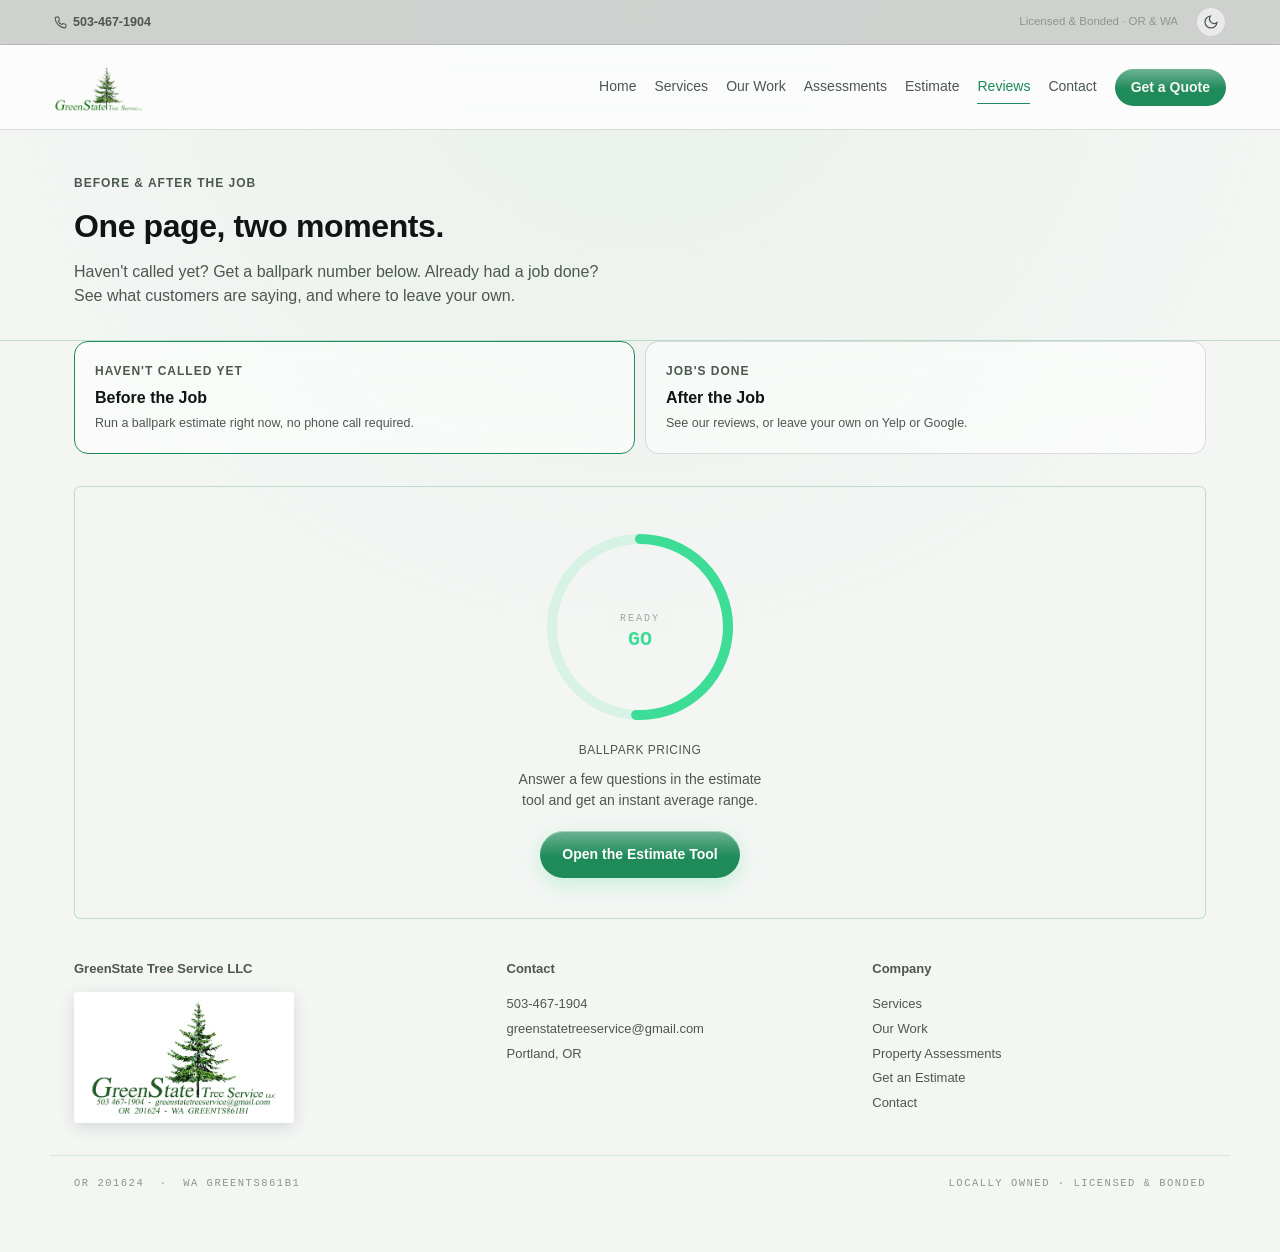
<file: feedback.html>
<!DOCTYPE html>
<html lang="en">
<head>
<meta charset="UTF-8">
<meta name="viewport" content="width=device-width, initial-scale=1.0">
<title>Reviews — GreenState Tree Service LLC</title>
<link rel="stylesheet" href="assets/style.css">
<script>
  (function() {
    var saved = localStorage.getItem('gs-theme');
    if (saved) {
      document.documentElement.setAttribute('data-theme', saved);
    } else if (window.matchMedia && window.matchMedia('(prefers-color-scheme: light)').matches) {
      document.documentElement.setAttribute('data-theme', 'light');
    }
    // no saved choice and system prefers dark (or can't detect) -> default dark theme
  })();
</script>
</head>
<body>

<header class="site">
  <div class="header-top">
    <div class="wrap header-top-inner">
      <a href="tel:5034671904" class="header-phone">
        <svg width="24" height="24" viewBox="0 0 24 24" fill="none" stroke="currentColor" stroke-width="2" stroke-linecap="round"><path d="M22 16.92v3a2 2 0 0 1-2.18 2 19.79 19.79 0 0 1-8.63-3.07 19.5 19.5 0 0 1-6-6 19.79 19.79 0 0 1-3.07-8.67A2 2 0 0 1 4.11 2h3a2 2 0 0 1 2 1.72c.127.96.361 1.903.7 2.81a2 2 0 0 1-.45 2.11L8.09 9.91a16 16 0 0 0 6 6l1.27-1.27a2 2 0 0 1 2.11-.45c.907.339 1.85.573 2.81.7A2 2 0 0 1 22 16.92z"/></svg>
        503-467-1904
      </a>
      <span class="header-badge">Licensed &amp; Bonded &middot; OR &amp; WA</span>
      <button class="icon-btn" id="themeToggle" aria-label="Toggle theme" title="Toggle light/dark">
        <svg width="24" height="24" class="sun" viewBox="0 0 24 24" fill="none" stroke="currentColor" stroke-width="1.8" stroke-linecap="round"><circle cx="12" cy="12" r="4"/><path d="M12 2v2M12 20v2M4.9 4.9l1.4 1.4M17.7 17.7l1.4 1.4M2 12h2M20 12h2M4.9 19.1l1.4-1.4M17.7 6.3l1.4-1.4"/></svg>
        <svg width="24" height="24" class="moon" viewBox="0 0 24 24" fill="none" stroke="currentColor" stroke-width="1.8" stroke-linecap="round"><path d="M21 12.79A9 9 0 1 1 11.21 3 7 7 0 0 0 21 12.79z"/></svg>
      </button>
    </div>
  </div>
  <div class="header-main">
    <div class="wrap bar">
      <a class="brand" href="index.html">
        <img src="assets/greenstate-logo.png" alt="GreenState Tree Service logo">
      </a>
      <nav class="main">
      <a href="index.html">Home</a>
      <a href="services.html">Services</a>
      <a href="our-work.html">Our Work</a>
      <a href="assessments.html">Assessments</a>
      <a href="estimate.html">Estimate</a>
      <a href="feedback.html" class="active">Reviews</a>
      <a href="contact.html">Contact</a>
        <a href="estimate.html" class="cta">Get a Quote</a>
      </nav>
      <button class="icon-btn hamburger-btn" id="hamburgerBtn" aria-label="Menu" title="Menu">
        <svg width="24" height="24" viewBox="0 0 24 24" fill="none" stroke="currentColor" stroke-width="1.8" stroke-linecap="round"><line x1="4" y1="7" x2="20" y2="7"/><line x1="4" y1="12" x2="20" y2="12"/><line x1="4" y1="17" x2="20" y2="17"/></svg>
      </button>
    </div>
  </div>
  <div class="mobile-menu" id="mobileMenu">
      <a href="index.html">Home</a>
      <a href="services.html">Services</a>
      <a href="our-work.html">Our Work</a>
      <a href="assessments.html">Assessments</a>
      <a href="estimate.html">Estimate</a>
      <a href="feedback.html" class="active">Reviews</a>
      <a href="contact.html">Contact</a>
      <a href="estimate.html" class="cta">Get a Quote</a>
  </div>
</header>

<div class="page-head">
  <div class="wrap">
    <div class="eyebrow">Before &amp; After the Job</div>
    <h1>One page, two moments.</h1>
    <p>Haven't called yet? Get a ballpark number below. Already had a job done? See what customers are saying, and where to leave your own.</p>
  </div>
</div>

<section class="wrap">
  <div class="stage-tabs">
    <div class="stage-tab active" data-stage="before">
      <div class="eyebrow" style="margin-bottom:6px;">Haven't Called Yet</div>
      <h3>Before the Job</h3>
      <p>Run a ballpark estimate right now, no phone call required.</p>
    </div>
    <div class="stage-tab" data-stage="after">
      <div class="eyebrow" style="margin-bottom:6px;">Job's Done</div>
      <h3>After the Job</h3>
      <p>See our reviews, or leave your own on Yelp or Google.</p>
    </div>
  </div>

  <div class="stage-panel active" id="panel-before">
    <div class="console-readout" style="border:1px solid var(--line); border-radius:6px; padding:40px;">
      <div class="dial">
        <svg width="200" height="200" viewBox="0 0 200 200">
          <circle cx="100" cy="100" r="88" fill="none" stroke="rgba(61,220,151,0.15)" stroke-width="10"/>
          <circle cx="100" cy="100" r="88" fill="none" stroke="#3ddc97" stroke-width="10" stroke-linecap="round" stroke-dasharray="280 553" transform="rotate(-90 100 100)"/>
          <text x="100" y="94" text-anchor="middle" font-family="monospace" font-size="10" letter-spacing="2" fill="#9aa8a1">READY</text>
          <text x="100" y="118" text-anchor="middle" font-family="monospace" font-size="20" font-weight="700" fill="#3ddc97">GO</text>
        </svg>
      </div>
      <div class="readout-label">Ballpark Pricing</div>
      <p style="max-width:34ch; color:var(--ink-dim); font-size:14px; margin: 10px 0 20px;">Answer a few questions in the estimate tool and get an instant average range.</p>
      <a href="estimate.html" class="btn btn-primary">Open the Estimate Tool</a>
    </div>
  </div>

  <div class="stage-panel" id="panel-after">
    <div class="review-card" style="margin-bottom: 24px;">
      <div>
        <div class="verified-tag">
          <svg width="11" height="11" viewBox="0 0 24 24" fill="none" stroke="currentColor" stroke-width="2.5"><path d="M20 6L9 17l-5-5"/></svg>
          Verified &middot; via Yelp
        </div>
        <div class="review-stars">★★★★★</div>
        <div class="review-body">
          <p>A Southeast Portland customer called after meeting him on a neighboring job, and said he was <strong>"prompt, courteous, professional and did fantastic work."</strong></p>
          <div class="review-meta">Verified on Yelp &middot; <a href="https://www.yelp.com/biz/greenstate-tree-service-portland-2" target="_blank" rel="noopener">View on Yelp &rarr;</a></div>
        </div>
      </div>
    </div>

    <div class="section-head" style="margin-bottom:16px;">
      <div class="eyebrow">Had Work Done?</div>
      <h2 style="font-size:20px;">Leave us a review directly.</h2>
      <p>Post it publicly on Yelp or Google, or send it straight to us below — either way, it goes to a real person.</p>
    </div>
    <div class="btn-row" style="margin-bottom: 32px;">
      <a href="https://www.yelp.com/biz/greenstate-tree-service-portland-2" target="_blank" rel="noopener" class="btn btn-primary">Review Us on Yelp</a>
      <a href="https://www.google.com/search?q=GreenState+Tree+Service+Portland+OR+reviews" target="_blank" rel="noopener" class="btn btn-ghost">Find Us on Google</a>
    </div>

    <div class="console-form" style="border:1px solid var(--line); border-radius:6px; padding:32px;">
      <div class="field">
        <label>Your Rating</label>
        <div class="star-picker" id="starPicker">
          <span data-val="1">★</span><span data-val="2">★</span><span data-val="3">★</span><span data-val="4">★</span><span data-val="5">★</span>
        </div>
      </div>
      <div class="field">
        <label>Name</label>
        <input type="text" id="fbName" placeholder="Your name">
      </div>
      <div class="field">
        <label>Neighborhood</label>
        <input type="text" id="fbArea" placeholder="e.g. SE Portland">
      </div>
      <div class="field">
        <label>How'd it go?</label>
        <textarea id="fbNotes" placeholder="Tell us about the job — mention if you'll attach photos once your email app opens"></textarea>
      </div>
      <div class="submit-row">
        <button type="button" class="btn btn-primary" id="fbSubmit">Send Feedback to GreenState</button>
      </div>
      <p style="font-size: 11.5px; color: var(--ink-faint); margin-top: 14px; line-height: 1.6;">
        Opens your email app pre-filled to <strong>greenstatetreeservice@gmail.com</strong> — got after-photos? Attach them there and we may add them to the gallery.
      </p>
    </div>
  </div>
</section>

<footer class="site">
  <div class="wrap grid">
    <div>
      <h4>GreenState Tree Service LLC</h4>
      <div class="card-mini"><img src="assets/business-card.png" alt="GreenState Tree Service business card"></div>
    </div>
    <div>
      <h4>Contact</h4>
      <p><a href="tel:5034671904">503-467-1904</a></p>
      <p><a href="mailto:greenstatetreeservice@gmail.com">greenstatetreeservice@gmail.com</a></p>
      <p>Portland, OR</p>
    </div>
    <div>
      <h4>Company</h4>
      <p><a href="services.html">Services</a></p>
      <p><a href="our-work.html">Our Work</a></p>
      <p><a href="assessments.html">Property Assessments</a></p>
      <p><a href="estimate.html">Get an Estimate</a></p>
      <p><a href="contact.html">Contact</a></p>
    </div>
  </div>
  <div class="wrap footer-bottom">
    <span>OR 201624 &nbsp;·&nbsp; WA GREENTS861B1</span>
    <span>Locally Owned &middot; Licensed &amp; Bonded</span>
  </div>
</footer>

<script src="assets/common.js"></script>
<script>
  const tabs = document.querySelectorAll('.stage-tab');
  const panels = { before: document.getElementById('panel-before'), after: document.getElementById('panel-after') };
  tabs.forEach(tab => {
    tab.addEventListener('click', () => {
      tabs.forEach(t => t.classList.remove('active'));
      tab.classList.add('active');
      Object.values(panels).forEach(p => p.classList.remove('active'));
      panels[tab.dataset.stage].classList.add('active');
    });
  });

  // support ?stage=after or ?stage=before in the URL, so a future QR code
  // can deep-link straight to the right tab (e.g. one QR on the door hanger,
  // one on a job-completion card).
  const params = new URLSearchParams(window.location.search);
  const stageParam = params.get('stage');
  if (stageParam && panels[stageParam]) {
    tabs.forEach(t => t.classList.remove('active'));
    Object.values(panels).forEach(p => p.classList.remove('active'));
    document.querySelector(`.stage-tab[data-stage="${stageParam}"]`).classList.add('active');
    panels[stageParam].classList.add('active');
  }

  // star picker — visual selection only, folded into the email text below
  let currentRating = 0;
  const stars = document.querySelectorAll('#starPicker span');
  stars.forEach(star => {
    star.addEventListener('click', () => {
      currentRating = parseInt(star.dataset.val, 10);
      stars.forEach(s => s.classList.toggle('on', parseInt(s.dataset.val, 10) <= currentRating));
    });
  });

  document.getElementById('fbSubmit').addEventListener('click', () => {
    const name = document.getElementById('fbName').value;
    const area = document.getElementById('fbArea').value;
    const notes = document.getElementById('fbNotes').value;
    const stars = currentRating > 0 ? '★'.repeat(currentRating) + '☆'.repeat(5 - currentRating) + ' (' + currentRating + '/5)' : 'Not selected';

    const subject = encodeURIComponent('Customer Feedback — ' + (name || 'Anonymous'));
    const body = encodeURIComponent(
      'Rating: ' + stars + '\n' +
      'Name: ' + name + '\n' +
      'Neighborhood: ' + area + '\n\n' +
      'Feedback: ' + notes
    );
    window.location.href = 'mailto:greenstatetreeservice@gmail.com?subject=' + subject + '&body=' + body;
  });
</script>

</body>
</html>
</file>
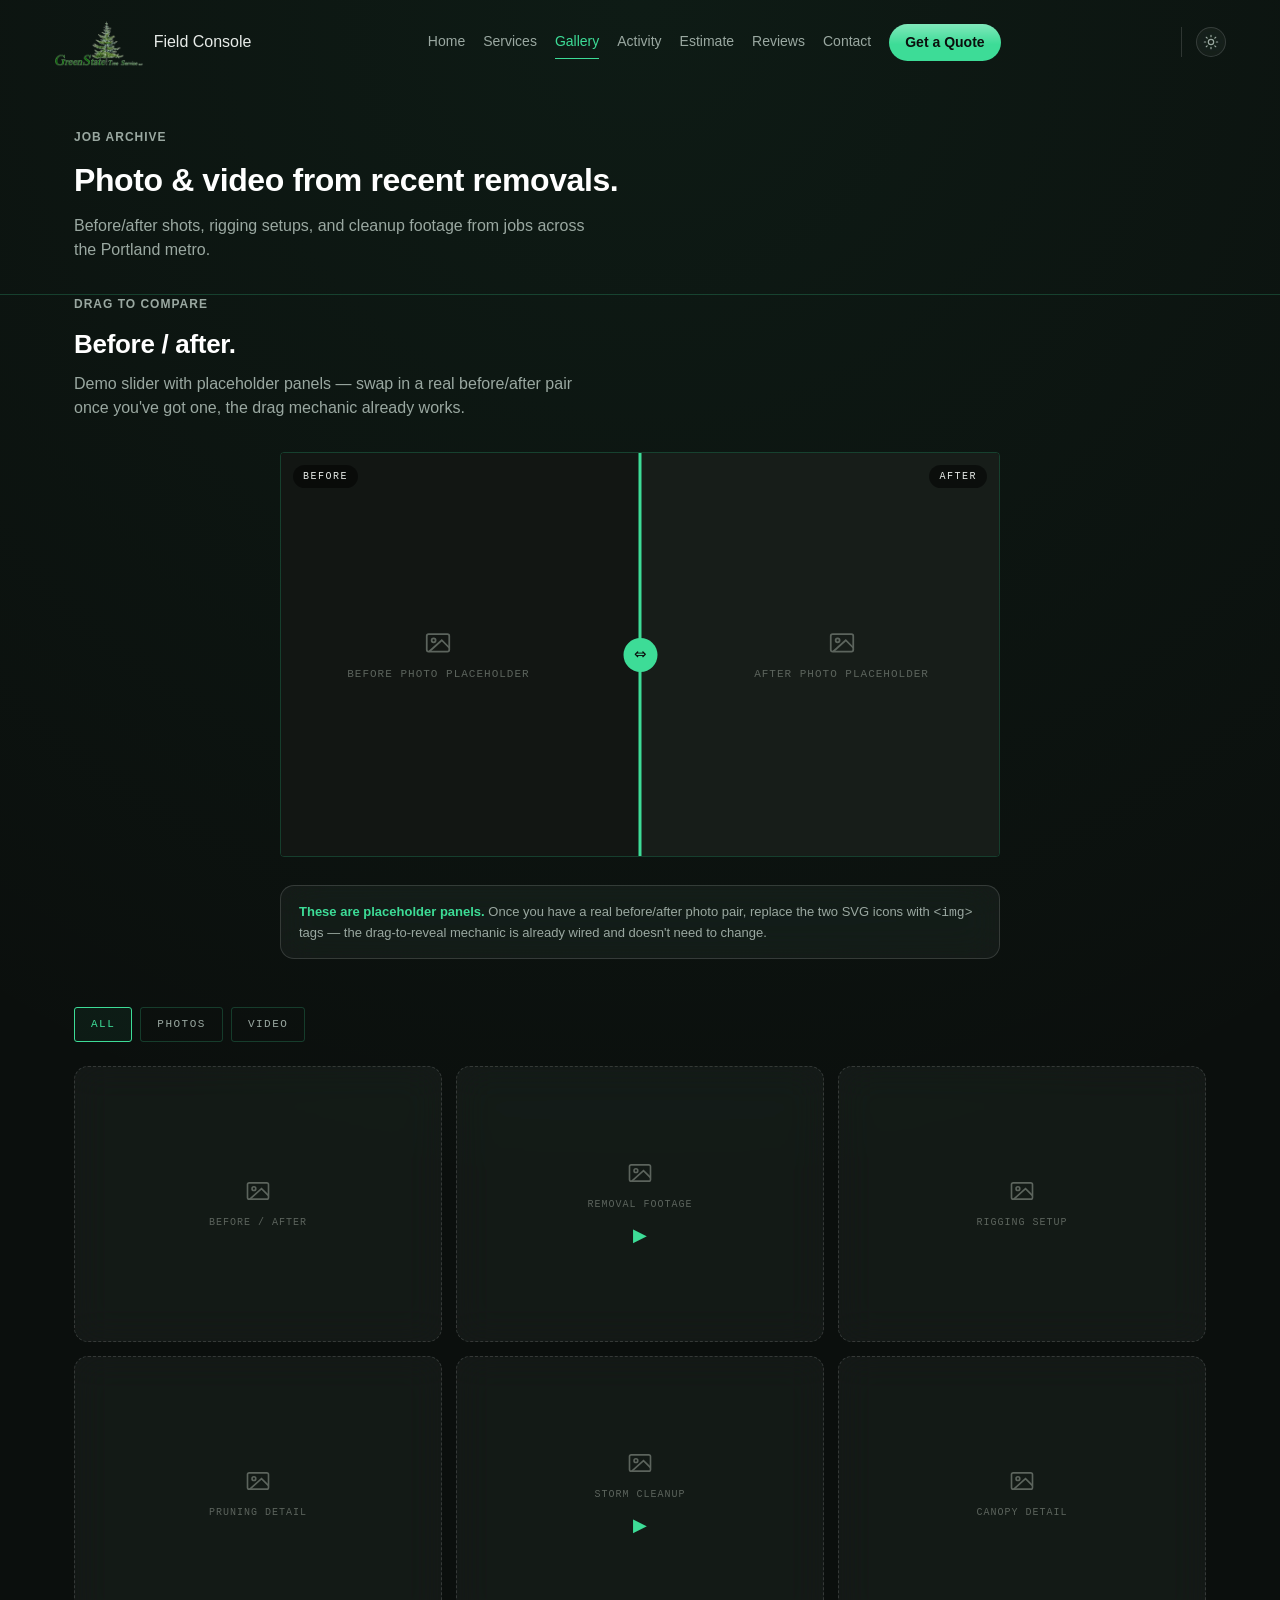
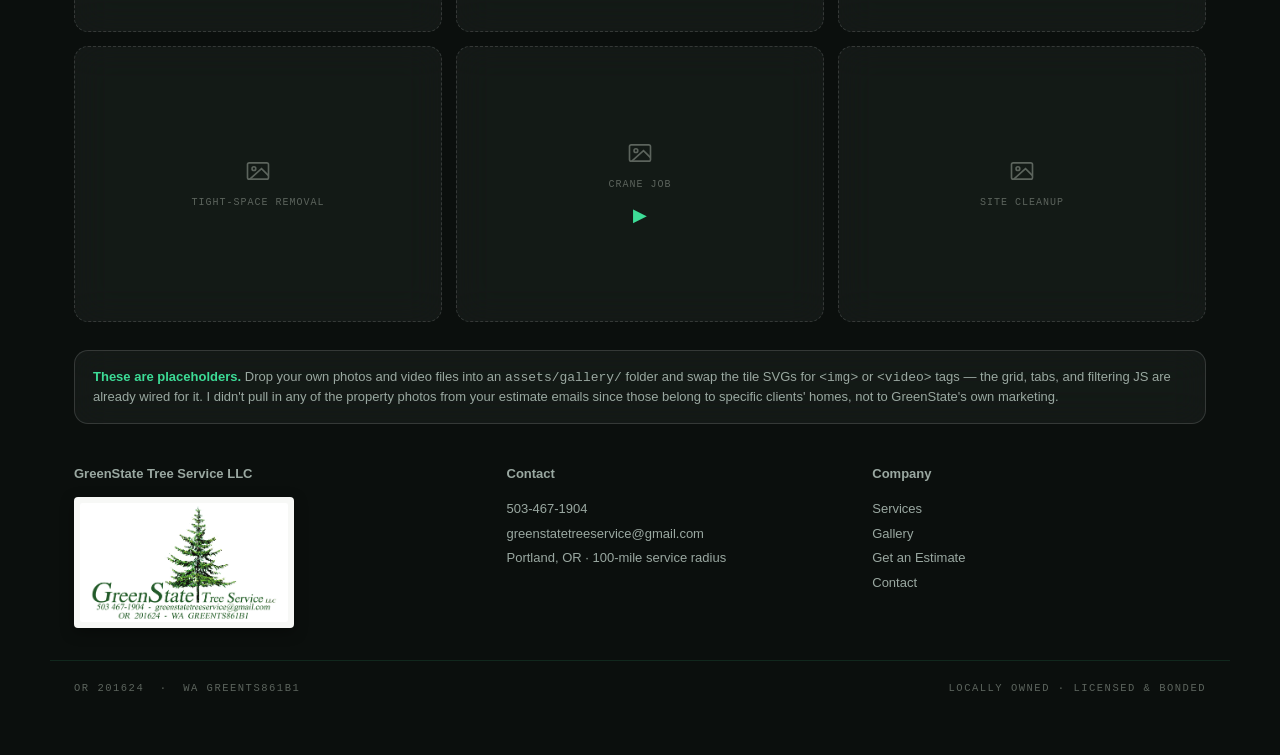
<file: gallery.html>
<!DOCTYPE html>
<html lang="en">
<head>
<meta charset="UTF-8">
<meta name="viewport" content="width=device-width, initial-scale=1.0">
<title>Gallery — GreenState Tree Service LLC</title>
<link rel="stylesheet" href="assets/style.css">
<script>
  (function() {
    var saved = localStorage.getItem('gs-theme');
    if (saved) document.documentElement.setAttribute('data-theme', saved);
  })();
</script>
</head>
<body>

<header class="site">
  <div class="bar">
    <a class="brand" href="index.html">
      <img src="assets/greenstate-logo.png" alt="GreenState Tree Service logo">
      <span class="brand-text">Field Console</span>
    </a>
    <nav class="main">
      <a href="index.html">Home</a>
      <a href="services.html">Services</a>
      <a href="gallery.html" class="active">Gallery</a>
      <a href="activity.html">Activity</a>
      <a href="estimate.html">Estimate</a>
      <a href="feedback.html">Reviews</a>
      <a href="contact.html">Contact</a>
      <a href="estimate.html" class="cta">Get a Quote</a>
    </nav>
    <div class="util-row">
      <button class="icon-btn" id="themeToggle" aria-label="Toggle theme" title="Toggle light/dark">
        <svg class="sun" viewBox="0 0 24 24" fill="none" stroke="currentColor" stroke-width="1.8" stroke-linecap="round"><circle cx="12" cy="12" r="4"/><path d="M12 2v2M12 20v2M4.9 4.9l1.4 1.4M17.7 17.7l1.4 1.4M2 12h2M20 12h2M4.9 19.1l1.4-1.4M17.7 6.3l1.4-1.4"/></svg>
        <svg class="moon" viewBox="0 0 24 24" fill="none" stroke="currentColor" stroke-width="1.8" stroke-linecap="round"><path d="M21 12.79A9 9 0 1 1 11.21 3 7 7 0 0 0 21 12.79z"/></svg>
      </button>
      <button class="icon-btn hamburger-btn" id="hamburgerBtn" aria-label="Menu" title="Menu">
        <svg viewBox="0 0 24 24" fill="none" stroke="currentColor" stroke-width="1.8" stroke-linecap="round"><line x1="4" y1="7" x2="20" y2="7"/><line x1="4" y1="12" x2="20" y2="12"/><line x1="4" y1="17" x2="20" y2="17"/></svg>
      </button>
    </div>
  </div>
  <div class="mobile-menu" id="mobileMenu">
      <a href="index.html">Home</a>
      <a href="services.html">Services</a>
      <a href="gallery.html" class="active">Gallery</a>
      <a href="activity.html">Activity</a>
      <a href="estimate.html">Estimate</a>
      <a href="feedback.html">Reviews</a>
      <a href="contact.html">Contact</a>
      <a href="estimate.html" class="cta">Get a Quote</a>
  </div>
</header>

<div class="page-head">
  <div class="wrap">
    <div class="eyebrow">Job Archive</div>
    <h1>Photo &amp; video from recent removals.</h1>
    <p>Before/after shots, rigging setups, and cleanup footage from jobs across the Portland metro.</p>
  </div>
</div>

<section class="wrap">
  <div class="section-head">
    <div class="eyebrow">Drag to Compare</div>
    <h2>Before / after.</h2>
    <p>Demo slider with placeholder panels — swap in a real before/after pair once you've got one, the drag mechanic already works.</p>
  </div>
  <div class="ba-slider" id="baSlider">
    <div class="ba-pane ba-after">
      <div class="ba-content">
        <svg width="30" height="30" viewBox="0 0 24 24" fill="none" stroke="currentColor" stroke-width="1.4"><rect x="3" y="5" width="18" height="14" rx="1.5"/><circle cx="8.5" cy="10" r="1.6"/><path d="M21 16 L15 10 L5 19"/></svg>
        <span style="font-family: var(--mono); font-size: 11px; letter-spacing: 1px; text-transform: uppercase;">After Photo Placeholder</span>
      </div>
      <span class="ba-tag right">After</span>
    </div>
    <div class="ba-pane ba-before" id="baBefore">
      <div class="ba-content">
        <svg width="30" height="30" viewBox="0 0 24 24" fill="none" stroke="currentColor" stroke-width="1.4"><rect x="3" y="5" width="18" height="14" rx="1.5"/><circle cx="8.5" cy="10" r="1.6"/><path d="M21 16 L15 10 L5 19"/></svg>
        <span style="font-family: var(--mono); font-size: 11px; letter-spacing: 1px; text-transform: uppercase;">Before Photo Placeholder</span>
      </div>
      <span class="ba-tag left">Before</span>
    </div>
    <div class="ba-handle" id="baHandle"></div>
  </div>

  <div class="upload-note" style="max-width:720px; margin-left:auto; margin-right:auto;">
    <strong>These are placeholder panels.</strong> Once you have a real before/after photo pair, replace the two SVG icons with <code>&lt;img&gt;</code> tags — the drag-to-reveal mechanic is already wired and doesn't need to change.
  </div>

  <div class="gallery-tabs" style="margin-top:48px;">
    <div class="gallery-tab active" data-filter="all">All</div>
    <div class="gallery-tab" data-filter="photo">Photos</div>
    <div class="gallery-tab" data-filter="video">Video</div>
  </div>

  <div class="gallery-grid" id="galleryGrid">
    <div class="g-tile" data-type="photo"><svg viewBox="0 0 24 24" fill="none" stroke-width="1.4"><rect x="3" y="5" width="18" height="14" rx="1.5"/><circle cx="8.5" cy="10" r="1.6"/><path d="M21 16 L15 10 L5 19"/></svg><span class="g-label">Before / After</span></div>
    <div class="g-tile video" data-type="video"><svg viewBox="0 0 24 24" fill="none" stroke-width="1.4"><rect x="3" y="5" width="18" height="14" rx="1.5"/><circle cx="8.5" cy="10" r="1.6"/><path d="M21 16 L15 10 L5 19"/></svg><span class="g-label">Removal Footage</span></div>
    <div class="g-tile" data-type="photo"><svg viewBox="0 0 24 24" fill="none" stroke-width="1.4"><rect x="3" y="5" width="18" height="14" rx="1.5"/><circle cx="8.5" cy="10" r="1.6"/><path d="M21 16 L15 10 L5 19"/></svg><span class="g-label">Rigging Setup</span></div>
    <div class="g-tile" data-type="photo"><svg viewBox="0 0 24 24" fill="none" stroke-width="1.4"><rect x="3" y="5" width="18" height="14" rx="1.5"/><circle cx="8.5" cy="10" r="1.6"/><path d="M21 16 L15 10 L5 19"/></svg><span class="g-label">Pruning Detail</span></div>
    <div class="g-tile video" data-type="video"><svg viewBox="0 0 24 24" fill="none" stroke-width="1.4"><rect x="3" y="5" width="18" height="14" rx="1.5"/><circle cx="8.5" cy="10" r="1.6"/><path d="M21 16 L15 10 L5 19"/></svg><span class="g-label">Storm Cleanup</span></div>
    <div class="g-tile" data-type="photo"><svg viewBox="0 0 24 24" fill="none" stroke-width="1.4"><rect x="3" y="5" width="18" height="14" rx="1.5"/><circle cx="8.5" cy="10" r="1.6"/><path d="M21 16 L15 10 L5 19"/></svg><span class="g-label">Canopy Detail</span></div>
    <div class="g-tile" data-type="photo"><svg viewBox="0 0 24 24" fill="none" stroke-width="1.4"><rect x="3" y="5" width="18" height="14" rx="1.5"/><circle cx="8.5" cy="10" r="1.6"/><path d="M21 16 L15 10 L5 19"/></svg><span class="g-label">Tight-Space Removal</span></div>
    <div class="g-tile video" data-type="video"><svg viewBox="0 0 24 24" fill="none" stroke-width="1.4"><rect x="3" y="5" width="18" height="14" rx="1.5"/><circle cx="8.5" cy="10" r="1.6"/><path d="M21 16 L15 10 L5 19"/></svg><span class="g-label">Crane Job</span></div>
    <div class="g-tile" data-type="photo"><svg viewBox="0 0 24 24" fill="none" stroke-width="1.4"><rect x="3" y="5" width="18" height="14" rx="1.5"/><circle cx="8.5" cy="10" r="1.6"/><path d="M21 16 L15 10 L5 19"/></svg><span class="g-label">Site Cleanup</span></div>
  </div>

  <div class="upload-note">
    <strong>These are placeholders.</strong> Drop your own photos and video files into an <code>assets/gallery/</code> folder and swap the tile SVGs for <code>&lt;img&gt;</code> or <code>&lt;video&gt;</code> tags — the grid, tabs, and filtering JS are already wired for it. I didn't pull in any of the property photos from your estimate emails since those belong to specific clients' homes, not to GreenState's own marketing.
  </div>
</section>

<footer class="site">
  <div class="wrap grid">
    <div>
      <h4>GreenState Tree Service LLC</h4>
      <div class="card-mini"><img src="assets/business-card.png" alt="GreenState Tree Service business card"></div>
    </div>
    <div>
      <h4>Contact</h4>
      <p><a href="tel:5034671904">503-467-1904</a></p>
      <p><a href="mailto:greenstatetreeservice@gmail.com">greenstatetreeservice@gmail.com</a></p>
      <p>Portland, OR &middot; 100-mile service radius</p>
    </div>
    <div>
      <h4>Company</h4>
      <p><a href="services.html">Services</a></p>
      <p><a href="gallery.html">Gallery</a></p>
      <p><a href="estimate.html">Get an Estimate</a></p>
      <p><a href="contact.html">Contact</a></p>
    </div>
  </div>
  <div class="wrap footer-bottom">
    <span>OR 201624 &nbsp;·&nbsp; WA GREENTS861B1</span>
    <span>Locally Owned &middot; Licensed &amp; Bonded</span>
  </div>
</footer>

<script src="assets/common.js"></script>
<script>
  const tabs = document.querySelectorAll('.gallery-tab');
  const tiles = document.querySelectorAll('#galleryGrid .g-tile');
  tabs.forEach(tab => {
    tab.addEventListener('click', () => {
      tabs.forEach(t => t.classList.remove('active'));
      tab.classList.add('active');
      const filter = tab.dataset.filter;
      tiles.forEach(tile => {
        tile.style.display = (filter === 'all' || tile.dataset.type === filter) ? 'flex' : 'none';
      });
    });
  });

  // before/after drag-to-reveal
  const slider = document.getElementById('baSlider');
  const handle = document.getElementById('baHandle');
  const before = document.getElementById('baBefore');
  let dragging = false;

  function setPosition(clientX) {
    const rect = slider.getBoundingClientRect();
    let pct = ((clientX - rect.left) / rect.width) * 100;
    pct = Math.max(0, Math.min(100, pct));
    handle.style.left = pct + '%';
    before.style.clipPath = `inset(0 ${100 - pct}% 0 0)`;
  }

  handle.addEventListener('mousedown', () => dragging = true);
  window.addEventListener('mouseup', () => dragging = false);
  window.addEventListener('mousemove', (e) => { if (dragging) setPosition(e.clientX); });
  slider.addEventListener('click', (e) => setPosition(e.clientX));

  handle.addEventListener('touchstart', () => dragging = true, { passive: true });
  window.addEventListener('touchend', () => dragging = false);
  window.addEventListener('touchmove', (e) => { if (dragging) setPosition(e.touches[0].clientX); }, { passive: true });

  setPosition(slider.getBoundingClientRect().left + slider.getBoundingClientRect().width / 2);
</script>



</body>
</html>
</file>
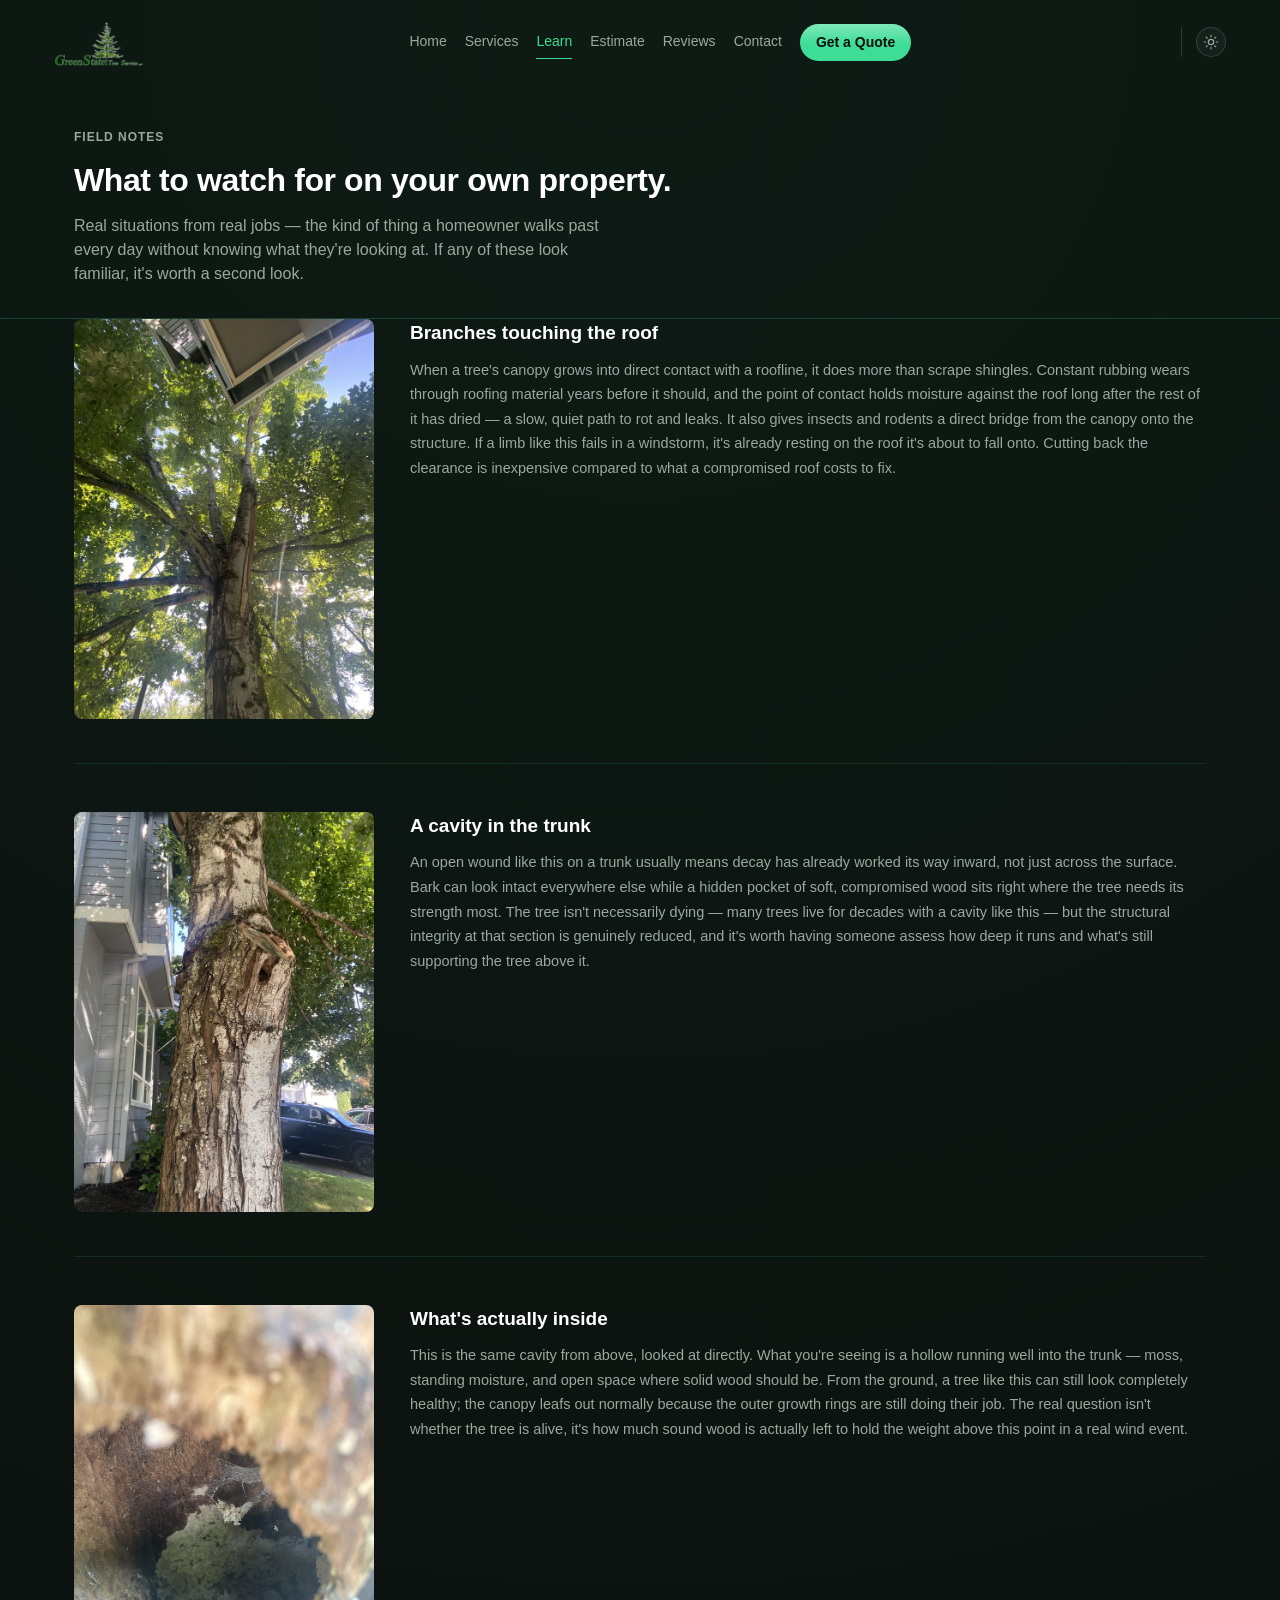
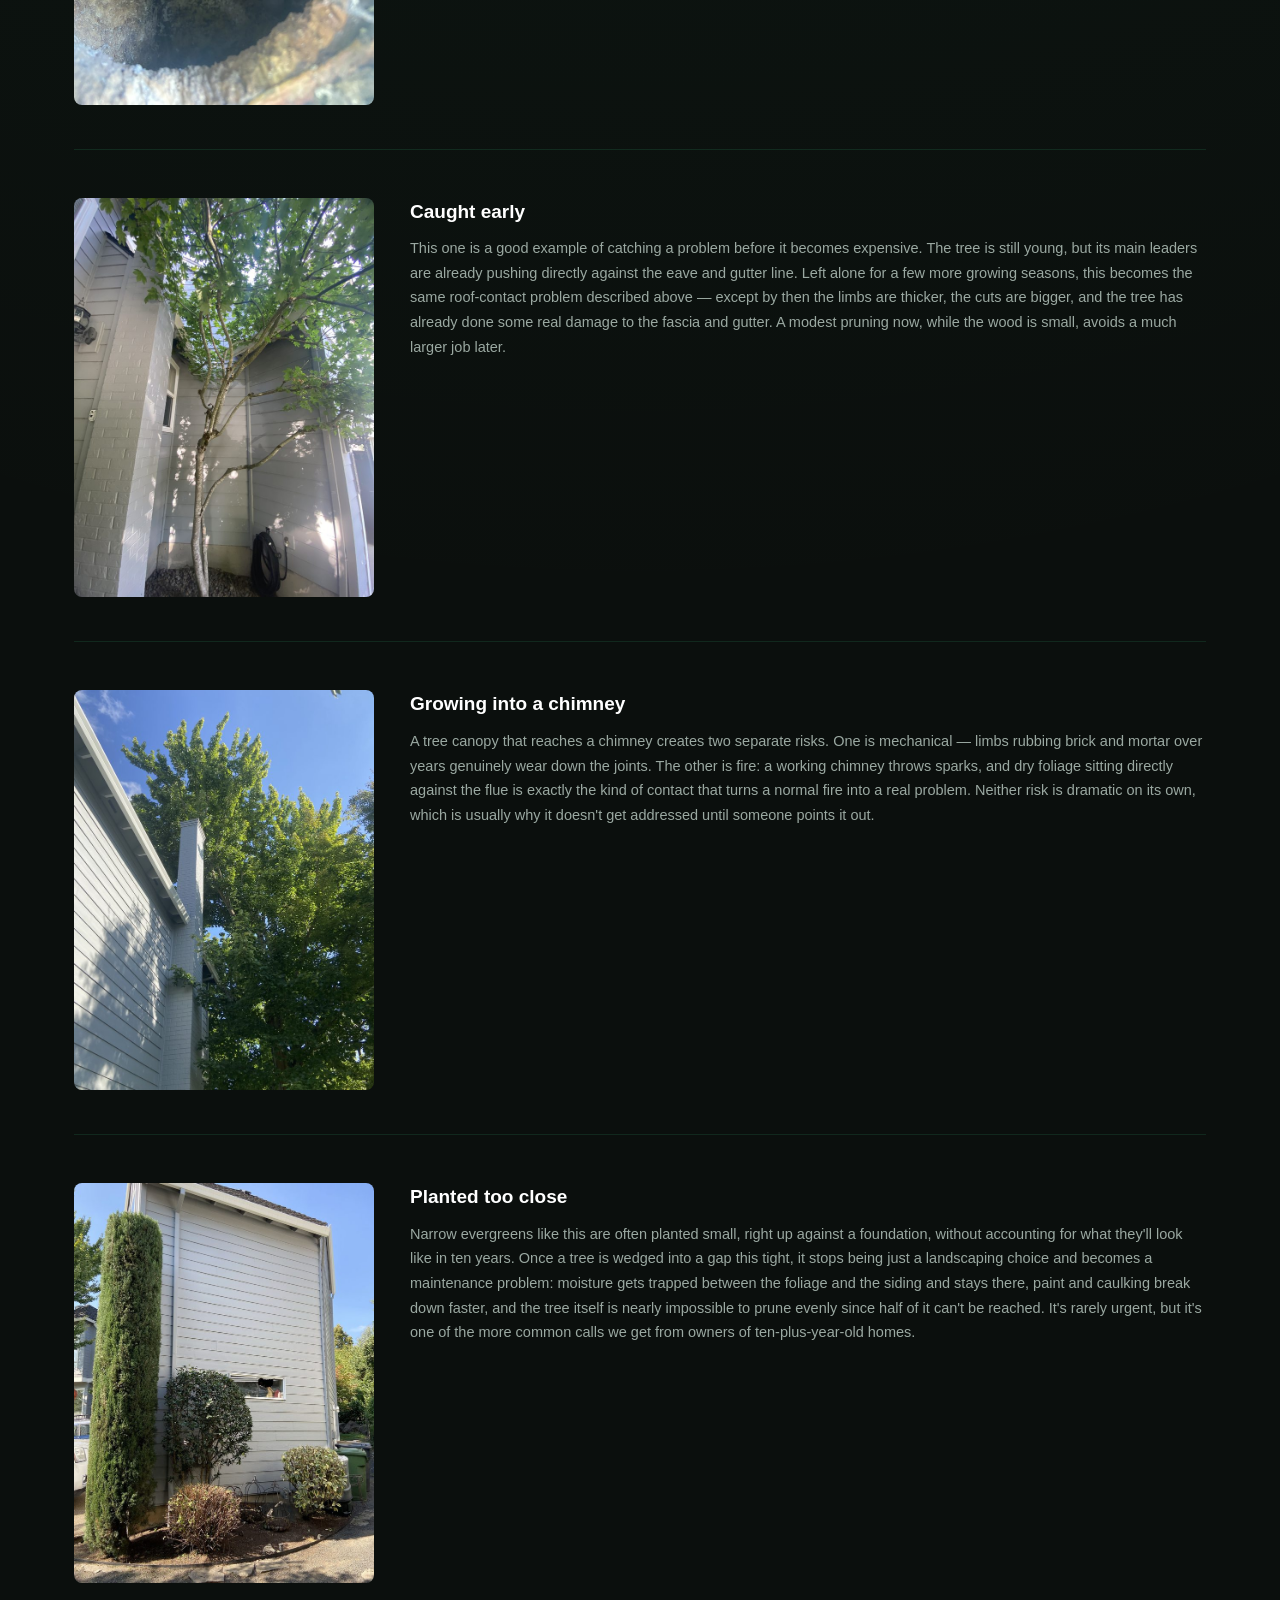
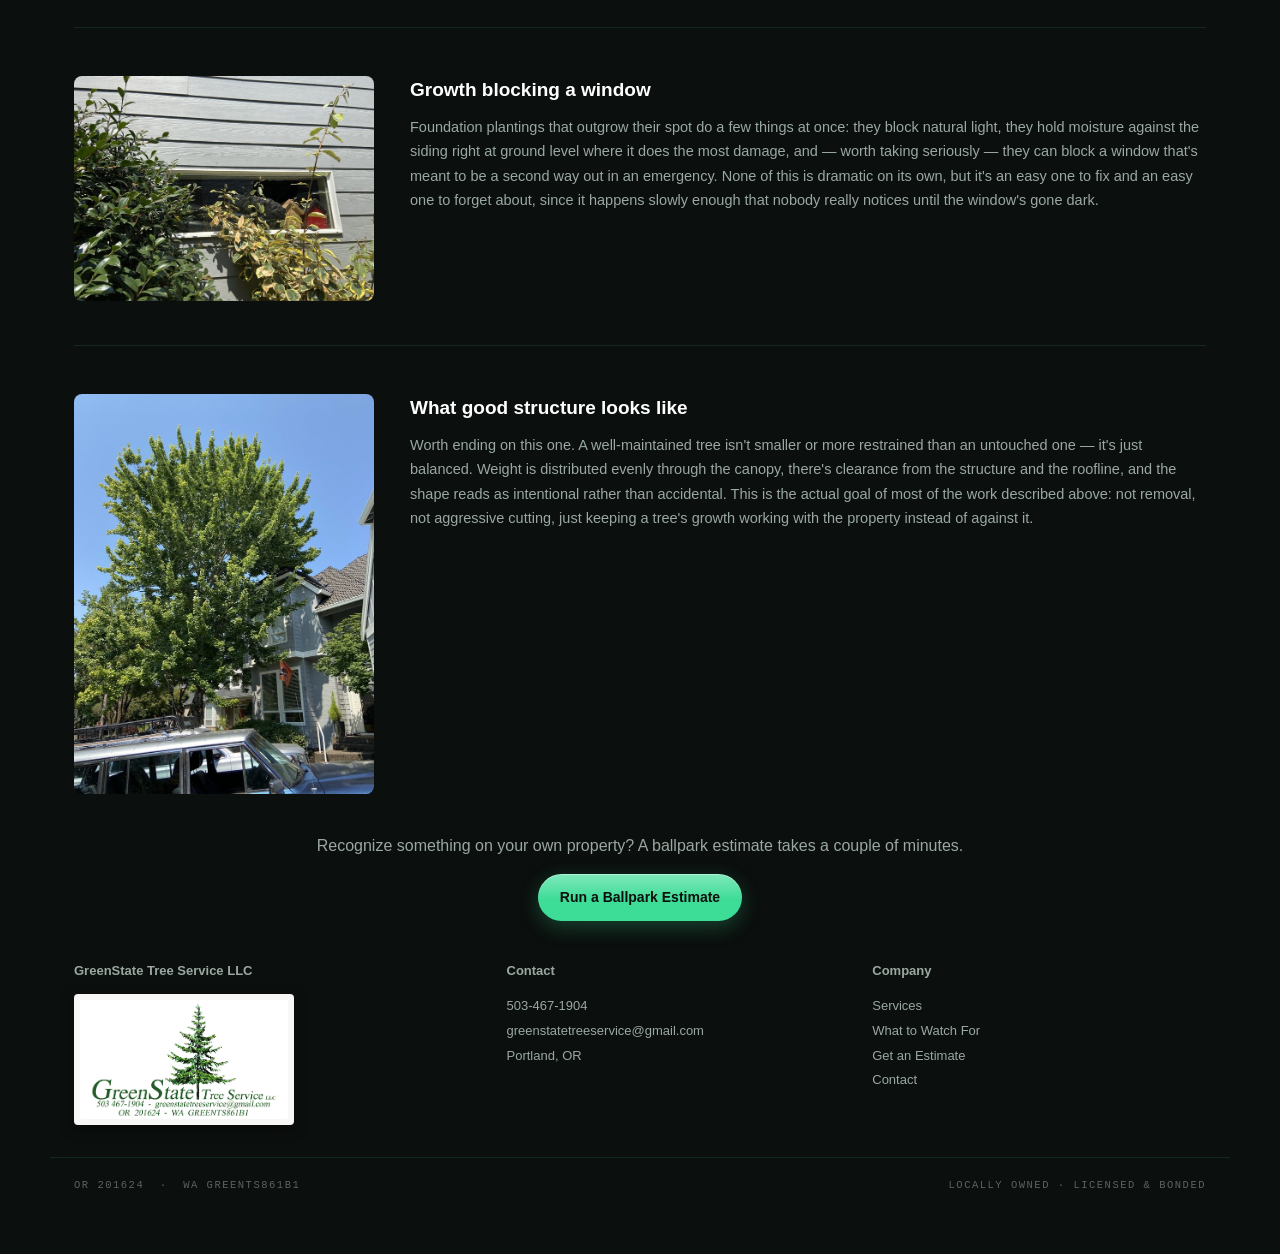
<file: learn.html>
<!DOCTYPE html>
<html lang="en">
<head>
<meta charset="UTF-8">
<meta name="viewport" content="width=device-width, initial-scale=1.0">
<title>What to Watch For — GreenState Tree Service LLC</title>
<link rel="stylesheet" href="assets/style.css">
<script>
  (function() {
    var saved = localStorage.getItem('gs-theme');
    if (saved) document.documentElement.setAttribute('data-theme', saved);
  })();
</script>
</head>
<body>

<header class="site">
  <div class="bar">
    <a class="brand" href="index.html">
      <img src="assets/greenstate-logo.png" alt="GreenState Tree Service logo">
          </a>
    <nav class="main">
      <a href="index.html">Home</a>
      <a href="services.html">Services</a>
      <a href="learn.html" class="active">Learn</a>
      <a href="estimate.html">Estimate</a>
      <a href="feedback.html">Reviews</a>
      <a href="contact.html">Contact</a>
      <a href="estimate.html" class="cta">Get a Quote</a>
    </nav>
    <div class="util-row">
      <button class="icon-btn" id="themeToggle" aria-label="Toggle theme" title="Toggle light/dark">
        <svg class="sun" viewBox="0 0 24 24" fill="none" stroke="currentColor" stroke-width="1.8" stroke-linecap="round"><circle cx="12" cy="12" r="4"/><path d="M12 2v2M12 20v2M4.9 4.9l1.4 1.4M17.7 17.7l1.4 1.4M2 12h2M20 12h2M4.9 19.1l1.4-1.4M17.7 6.3l1.4-1.4"/></svg>
        <svg class="moon" viewBox="0 0 24 24" fill="none" stroke="currentColor" stroke-width="1.8" stroke-linecap="round"><path d="M21 12.79A9 9 0 1 1 11.21 3 7 7 0 0 0 21 12.79z"/></svg>
      </button>
      <button class="icon-btn hamburger-btn" id="hamburgerBtn" aria-label="Menu" title="Menu">
        <svg viewBox="0 0 24 24" fill="none" stroke="currentColor" stroke-width="1.8" stroke-linecap="round"><line x1="4" y1="7" x2="20" y2="7"/><line x1="4" y1="12" x2="20" y2="12"/><line x1="4" y1="17" x2="20" y2="17"/></svg>
      </button>
    </div>
  </div>
  <div class="mobile-menu" id="mobileMenu">
      <a href="index.html">Home</a>
      <a href="services.html">Services</a>
      <a href="learn.html" class="active">Learn</a>
      <a href="estimate.html">Estimate</a>
      <a href="feedback.html">Reviews</a>
      <a href="contact.html">Contact</a>
      <a href="estimate.html" class="cta">Get a Quote</a>
  </div>
</header>

<div class="page-head">
  <div class="wrap">
    <div class="eyebrow">Field Notes</div>
    <h1>What to watch for on your own property.</h1>
    <p>Real situations from real jobs — the kind of thing a homeowner walks past every day without knowing what they're looking at. If any of these look familiar, it's worth a second look.</p>
  </div>
</div>

<section class="wrap">
  <div class="learn-list">

    <article class="learn-item">
      <img src="assets/work/learn-canopy-roof.jpg" alt="A tree canopy growing directly against a roofline with a visible split in the trunk">
      <div class="learn-text">
        <h2>Branches touching the roof</h2>
        <p>When a tree's canopy grows into direct contact with a roofline, it does more than scrape shingles. Constant rubbing wears through roofing material years before it should, and the point of contact holds moisture against the roof long after the rest of it has dried — a slow, quiet path to rot and leaks. It also gives insects and rodents a direct bridge from the canopy onto the structure. If a limb like this fails in a windstorm, it's already resting on the roof it's about to fall onto. Cutting back the clearance is inexpensive compared to what a compromised roof costs to fix.</p>
      </div>
    </article>

    <article class="learn-item">
      <img src="assets/work/learn-decay-trunk.jpg" alt="A visible decay cavity on a tree trunk">
      <div class="learn-text">
        <h2>A cavity in the trunk</h2>
        <p>An open wound like this on a trunk usually means decay has already worked its way inward, not just across the surface. Bark can look intact everywhere else while a hidden pocket of soft, compromised wood sits right where the tree needs its strength most. The tree isn't necessarily dying — many trees live for decades with a cavity like this — but the structural integrity at that section is genuinely reduced, and it's worth having someone assess how deep it runs and what's still supporting the tree above it.</p>
      </div>
    </article>

    <article class="learn-item">
      <img src="assets/work/learn-hollow-interior.jpg" alt="A close-up view into a hollow, decayed tree trunk interior">
      <div class="learn-text">
        <h2>What's actually inside</h2>
        <p>This is the same cavity from above, looked at directly. What you're seeing is a hollow running well into the trunk — moss, standing moisture, and open space where solid wood should be. From the ground, a tree like this can still look completely healthy; the canopy leafs out normally because the outer growth rings are still doing their job. The real question isn't whether the tree is alive, it's how much sound wood is actually left to hold the weight above this point in a real wind event.</p>
      </div>
    </article>

    <article class="learn-item">
      <img src="assets/work/learn-young-maple.jpg" alt="A young multi-trunk maple with branches growing into a roof eave and gutter">
      <div class="learn-text">
        <h2>Caught early</h2>
        <p>This one is a good example of catching a problem before it becomes expensive. The tree is still young, but its main leaders are already pushing directly against the eave and gutter line. Left alone for a few more growing seasons, this becomes the same roof-contact problem described above — except by then the limbs are thicker, the cuts are bigger, and the tree has already done some real damage to the fascia and gutter. A modest pruning now, while the wood is small, avoids a much larger job later.</p>
      </div>
    </article>

    <article class="learn-item">
      <img src="assets/work/learn-chimney.jpg" alt="A large tree growing directly beside a brick chimney">
      <div class="learn-text">
        <h2>Growing into a chimney</h2>
        <p>A tree canopy that reaches a chimney creates two separate risks. One is mechanical — limbs rubbing brick and mortar over years genuinely wear down the joints. The other is fire: a working chimney throws sparks, and dry foliage sitting directly against the flue is exactly the kind of contact that turns a normal fire into a real problem. Neither risk is dramatic on its own, which is usually why it doesn't get addressed until someone points it out.</p>
      </div>
    </article>

    <article class="learn-item">
      <img src="assets/work/learn-tight-space.jpg" alt="A tall narrow conifer wedged tightly into the corner of a house">
      <div class="learn-text">
        <h2>Planted too close</h2>
        <p>Narrow evergreens like this are often planted small, right up against a foundation, without accounting for what they'll look like in ten years. Once a tree is wedged into a gap this tight, it stops being just a landscaping choice and becomes a maintenance problem: moisture gets trapped between the foliage and the siding and stays there, paint and caulking break down faster, and the tree itself is nearly impossible to prune evenly since half of it can't be reached. It's rarely urgent, but it's one of the more common calls we get from owners of ten-plus-year-old homes.</p>
      </div>
    </article>

    <article class="learn-item">
      <img src="assets/work/learn-window.jpg" alt="Overgrown foundation shrubs blocking a ground-floor window">
      <div class="learn-text">
        <h2>Growth blocking a window</h2>
        <p>Foundation plantings that outgrow their spot do a few things at once: they block natural light, they hold moisture against the siding right at ground level where it does the most damage, and — worth taking seriously — they can block a window that's meant to be a second way out in an emergency. None of this is dramatic on its own, but it's an easy one to fix and an easy one to forget about, since it happens slowly enough that nobody really notices until the window's gone dark.</p>
      </div>
    </article>

    <article class="learn-item">
      <img src="assets/work/learn-healthy.jpg" alt="A well-shaped, healthy tree with balanced canopy structure">
      <div class="learn-text">
        <h2>What good structure looks like</h2>
        <p>Worth ending on this one. A well-maintained tree isn't smaller or more restrained than an untouched one — it's just balanced. Weight is distributed evenly through the canopy, there's clearance from the structure and the roofline, and the shape reads as intentional rather than accidental. This is the actual goal of most of the work described above: not removal, not aggressive cutting, just keeping a tree's growth working with the property instead of against it.</p>
      </div>
    </article>

  </div>

  <div style="margin-top:40px; text-align:center;">
    <p style="color:var(--ink-dim); margin-bottom:16px;">Recognize something on your own property? A ballpark estimate takes a couple of minutes.</p>
    <a href="estimate.html" class="btn btn-primary">Run a Ballpark Estimate</a>
  </div>
</section>

<footer class="site">
  <div class="wrap grid">
    <div>
      <h4>GreenState Tree Service LLC</h4>
      <div class="card-mini"><img src="assets/business-card.png" alt="GreenState Tree Service business card"></div>
    </div>
    <div>
      <h4>Contact</h4>
      <p><a href="tel:5034671904">503-467-1904</a></p>
      <p><a href="mailto:greenstatetreeservice@gmail.com">greenstatetreeservice@gmail.com</a></p>
      <p>Portland, OR</p>
    </div>
    <div>
      <h4>Company</h4>
      <p><a href="services.html">Services</a></p>
      <p><a href="learn.html">What to Watch For</a></p>
      <p><a href="estimate.html">Get an Estimate</a></p>
      <p><a href="contact.html">Contact</a></p>
    </div>
  </div>
  <div class="wrap footer-bottom">
    <span>OR 201624 &nbsp;·&nbsp; WA GREENTS861B1</span>
    <span>Locally Owned &middot; Licensed &amp; Bonded</span>
  </div>
</footer>

<script src="assets/common.js"></script>

</body>
</html>
</file>
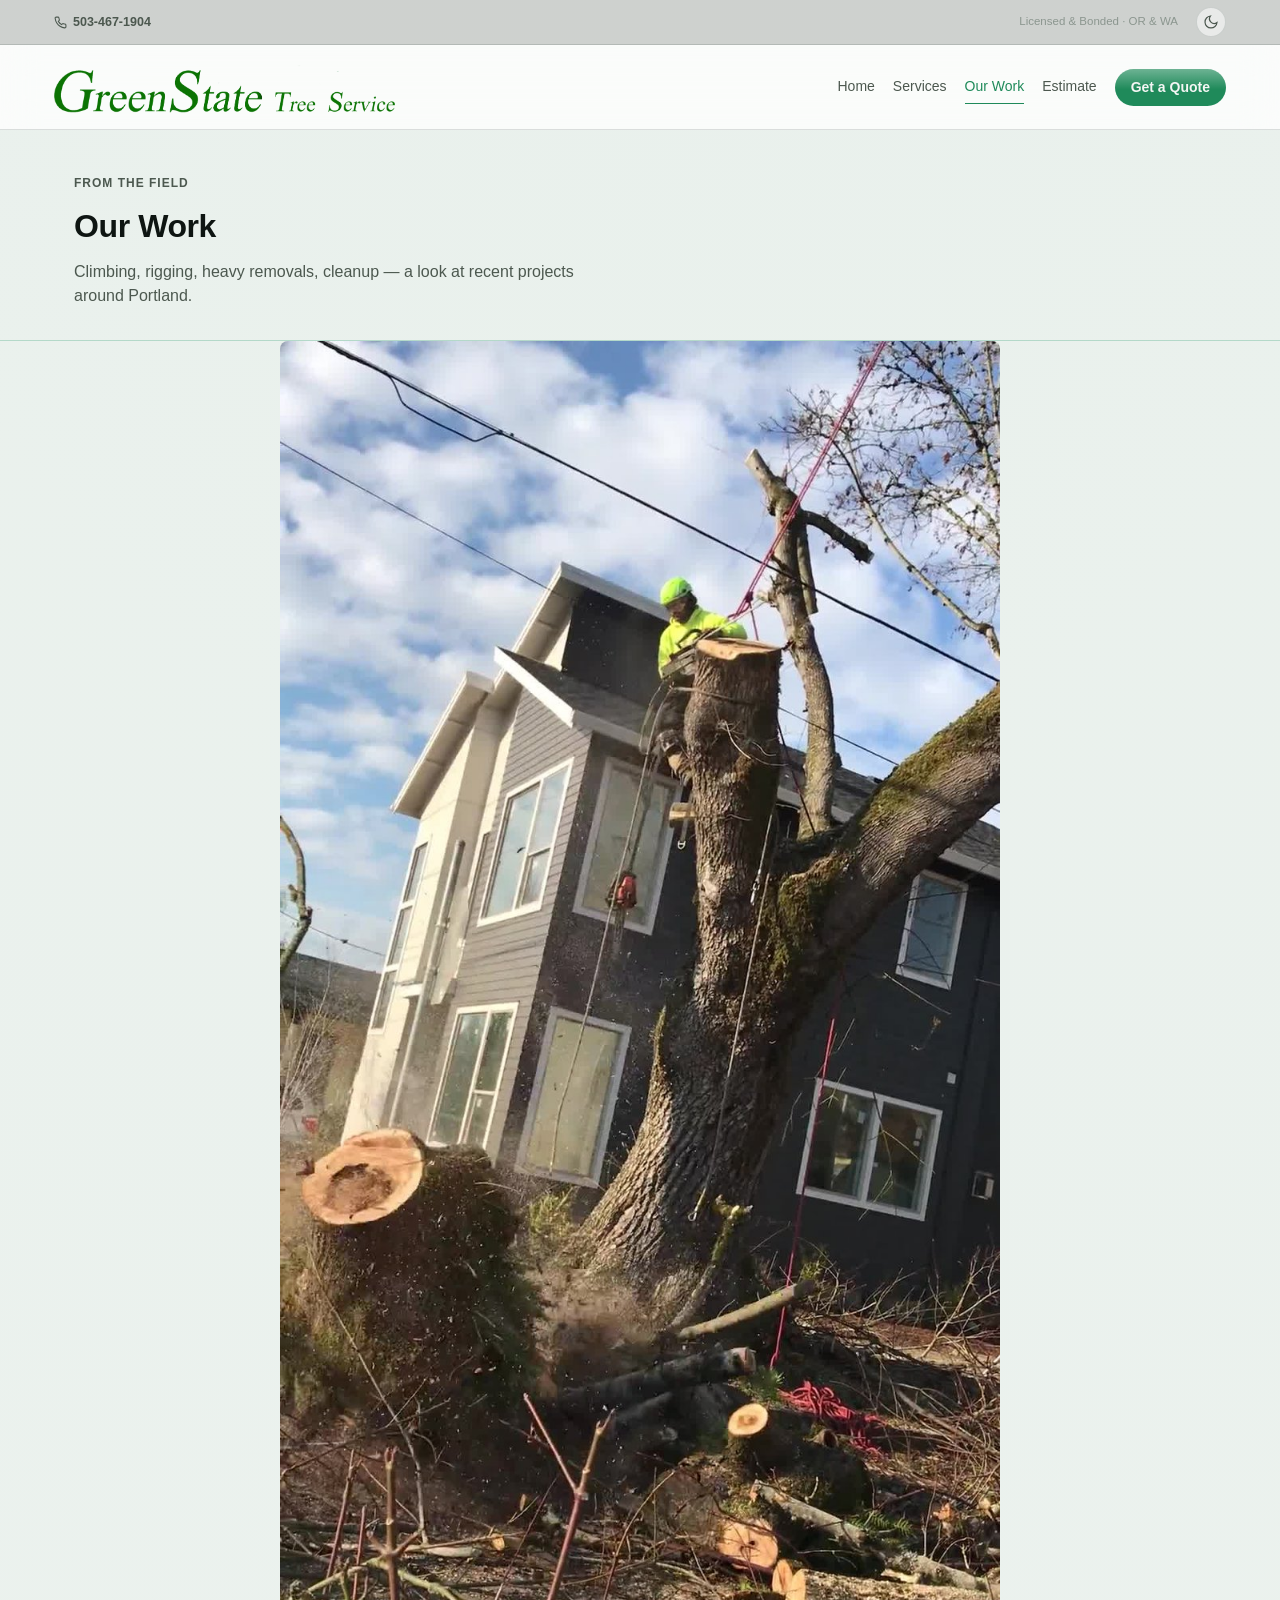
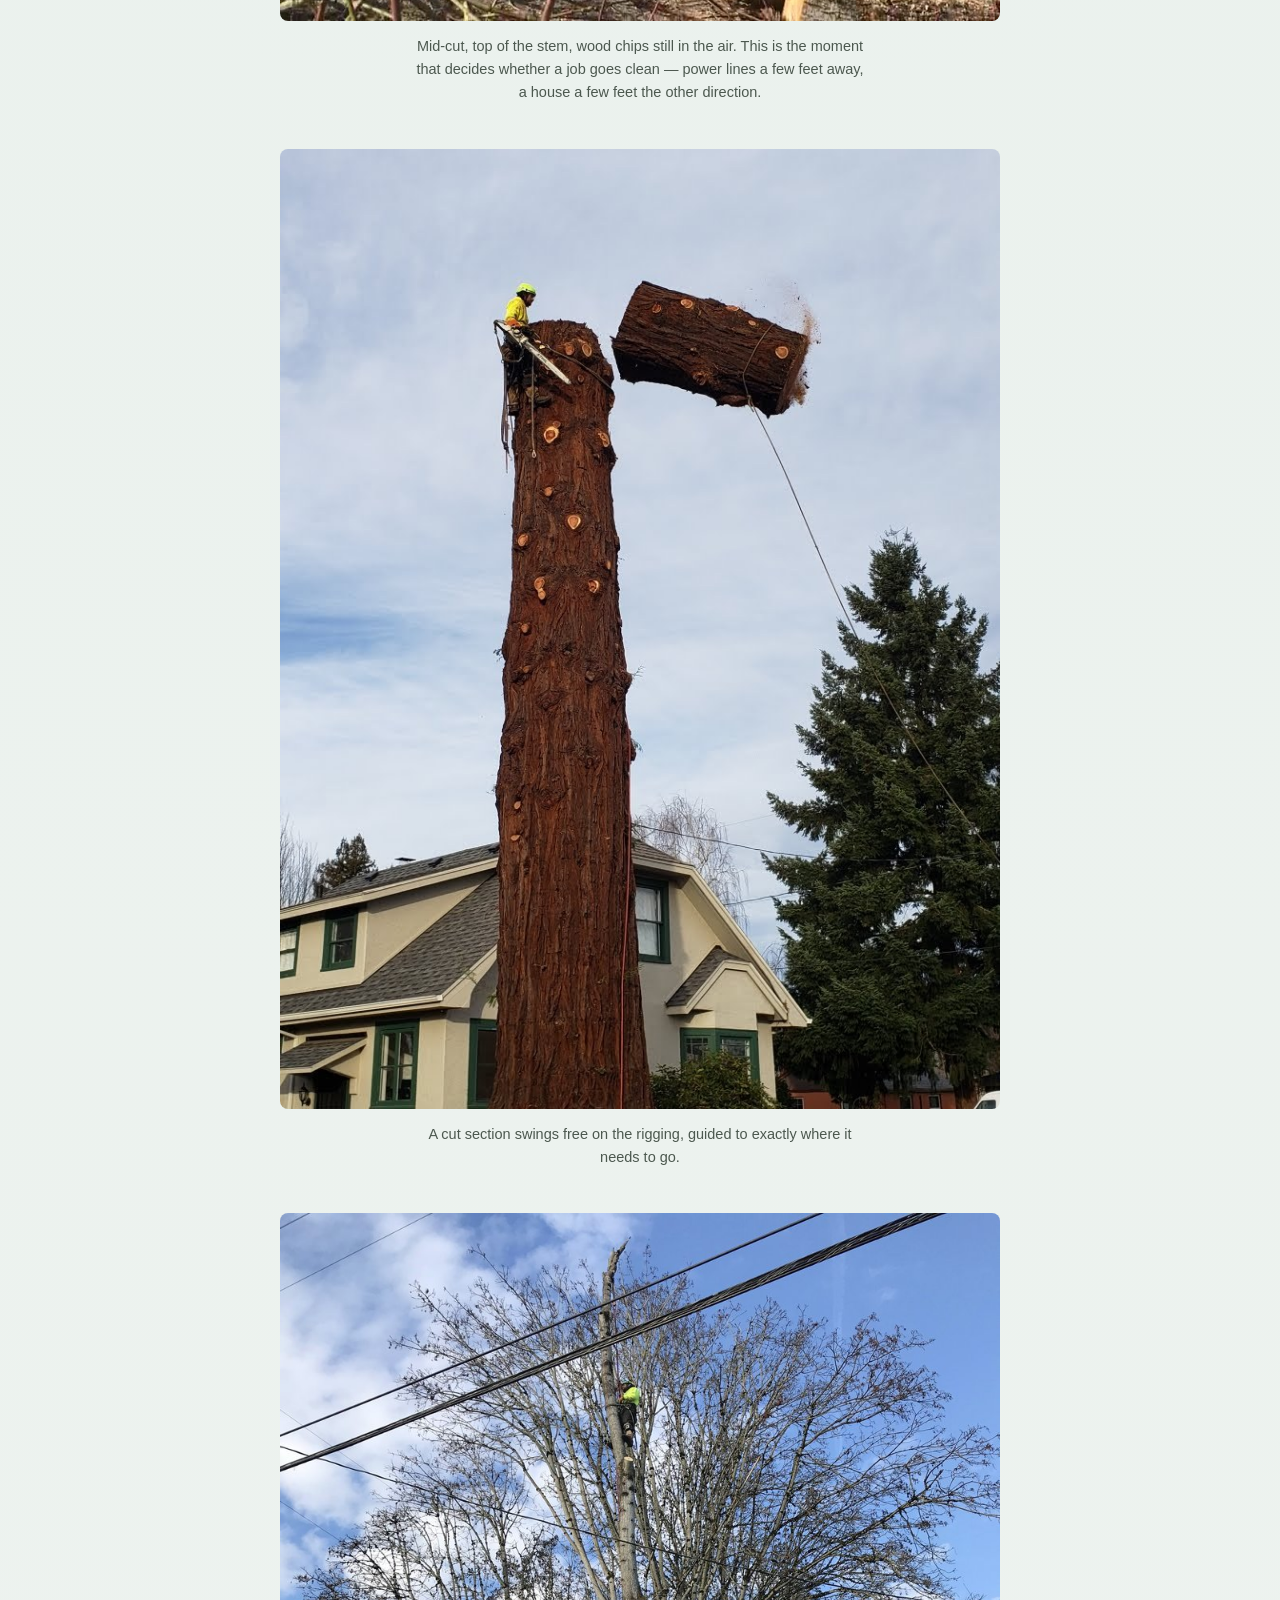
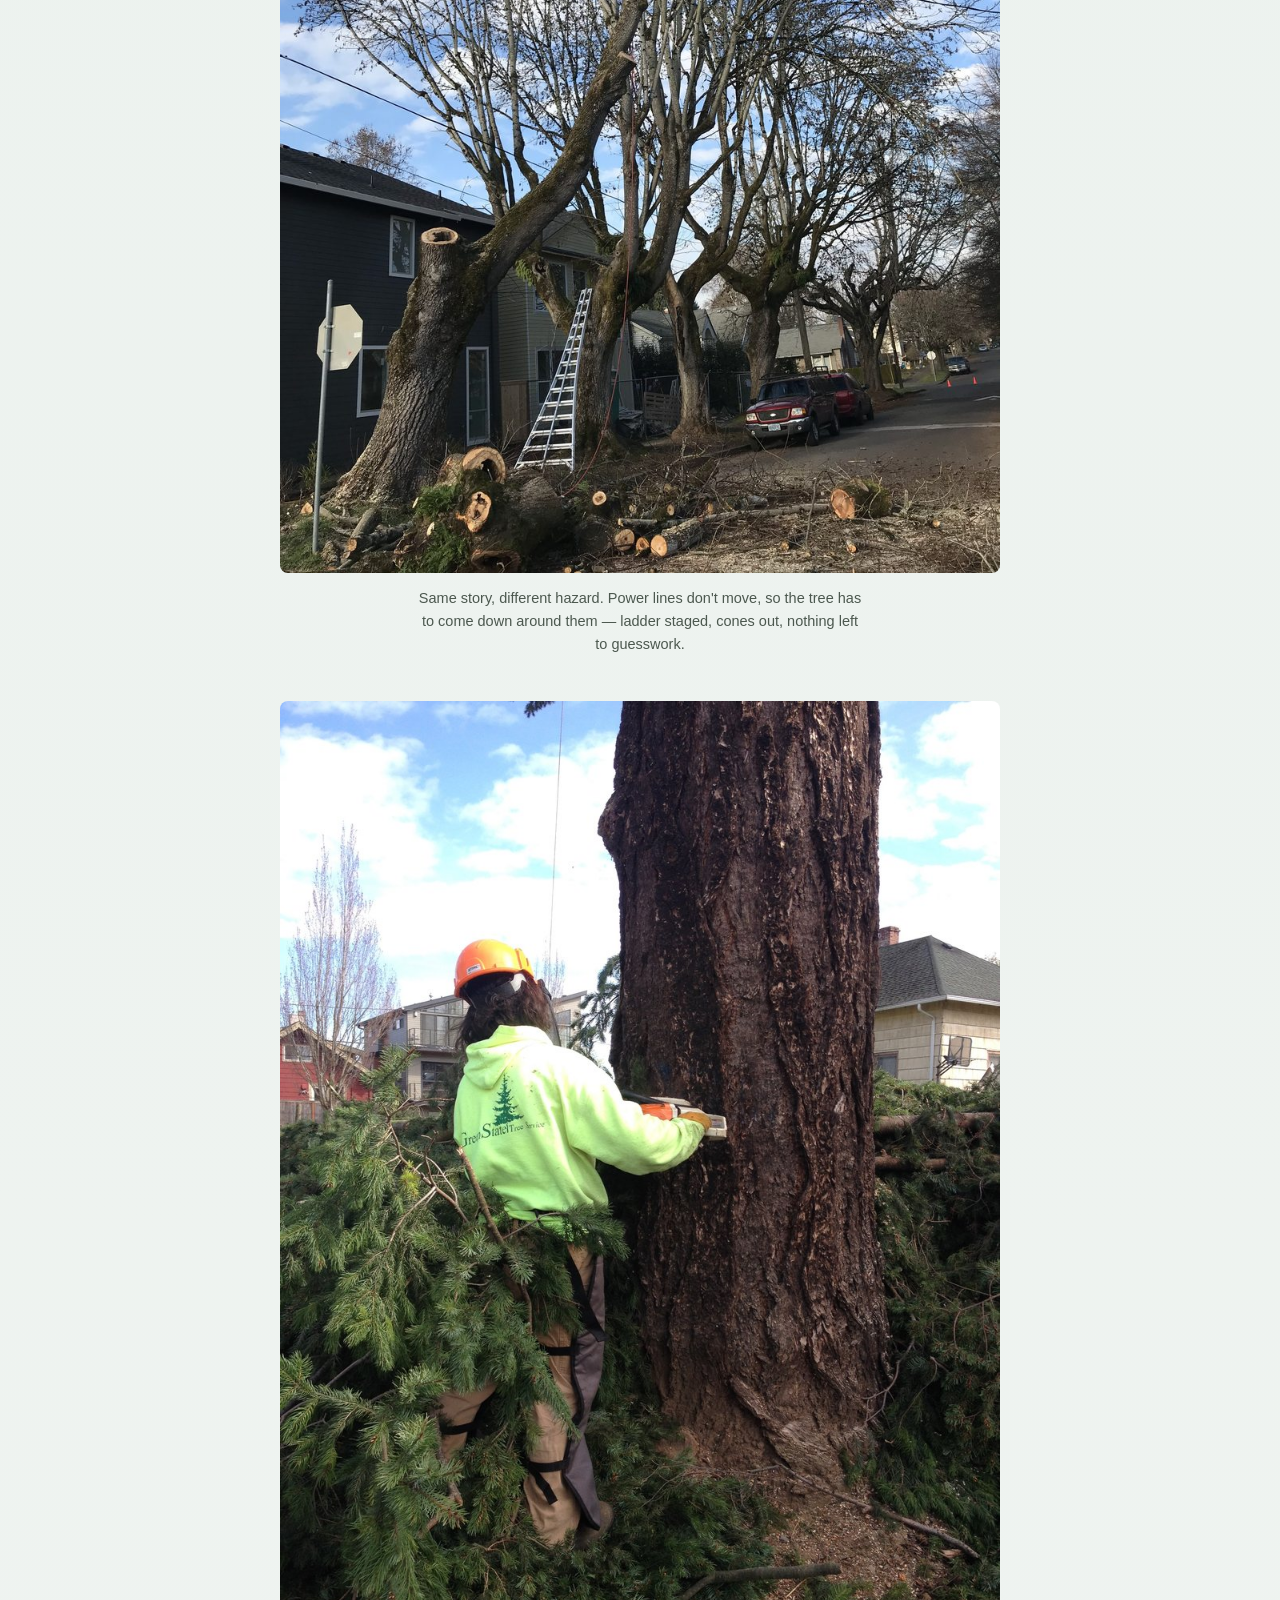
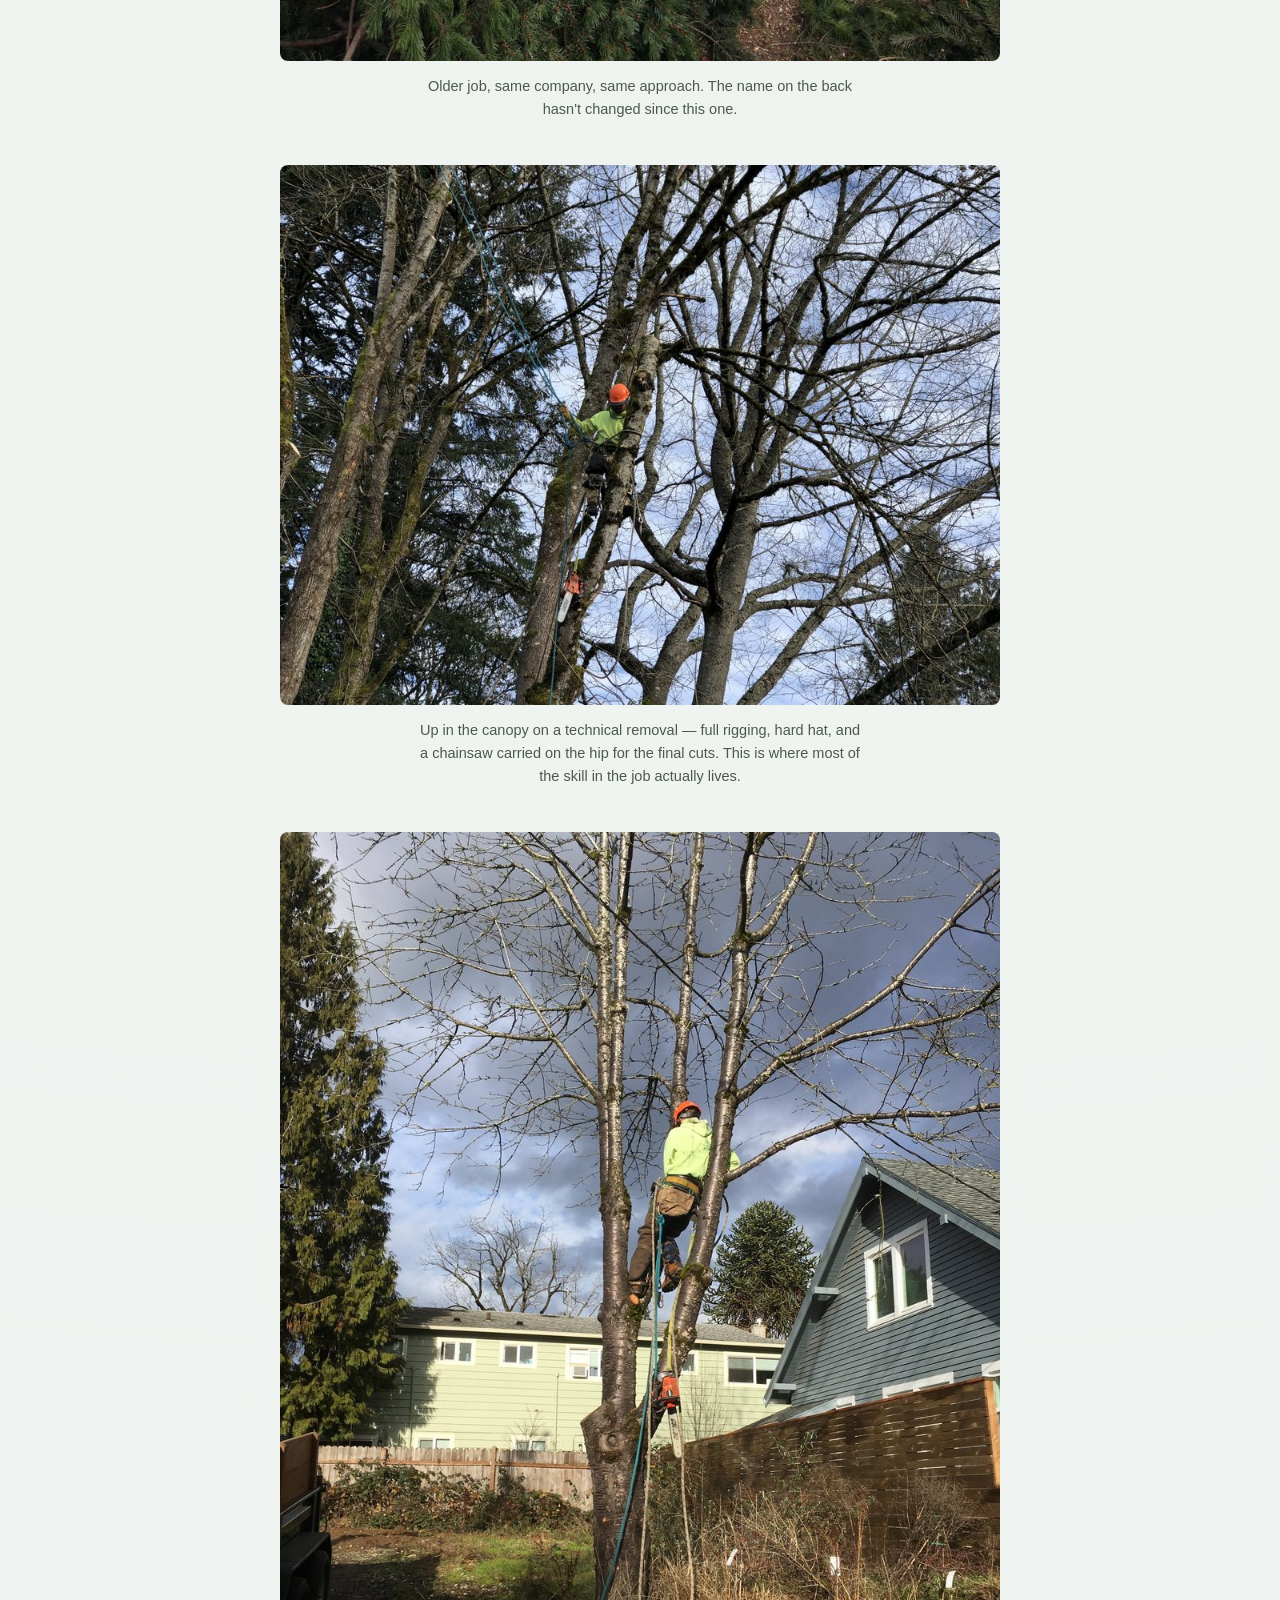
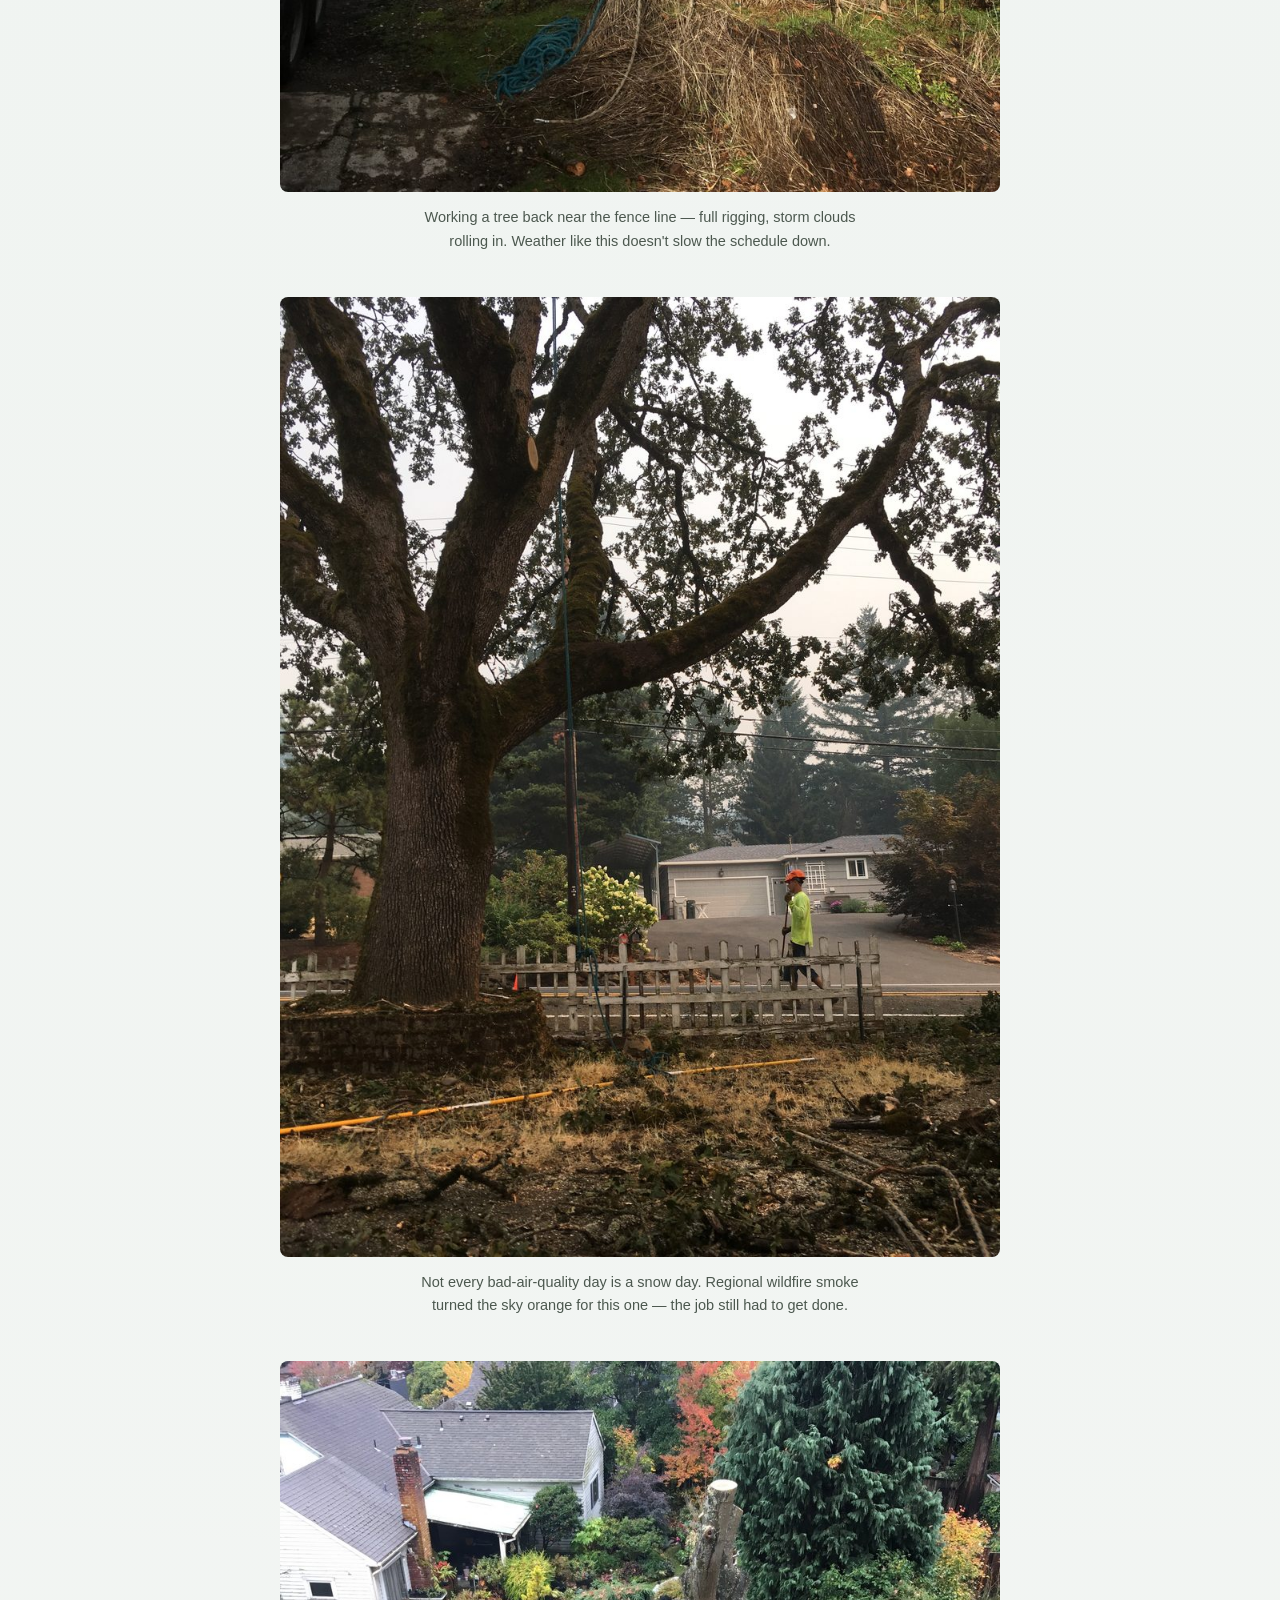
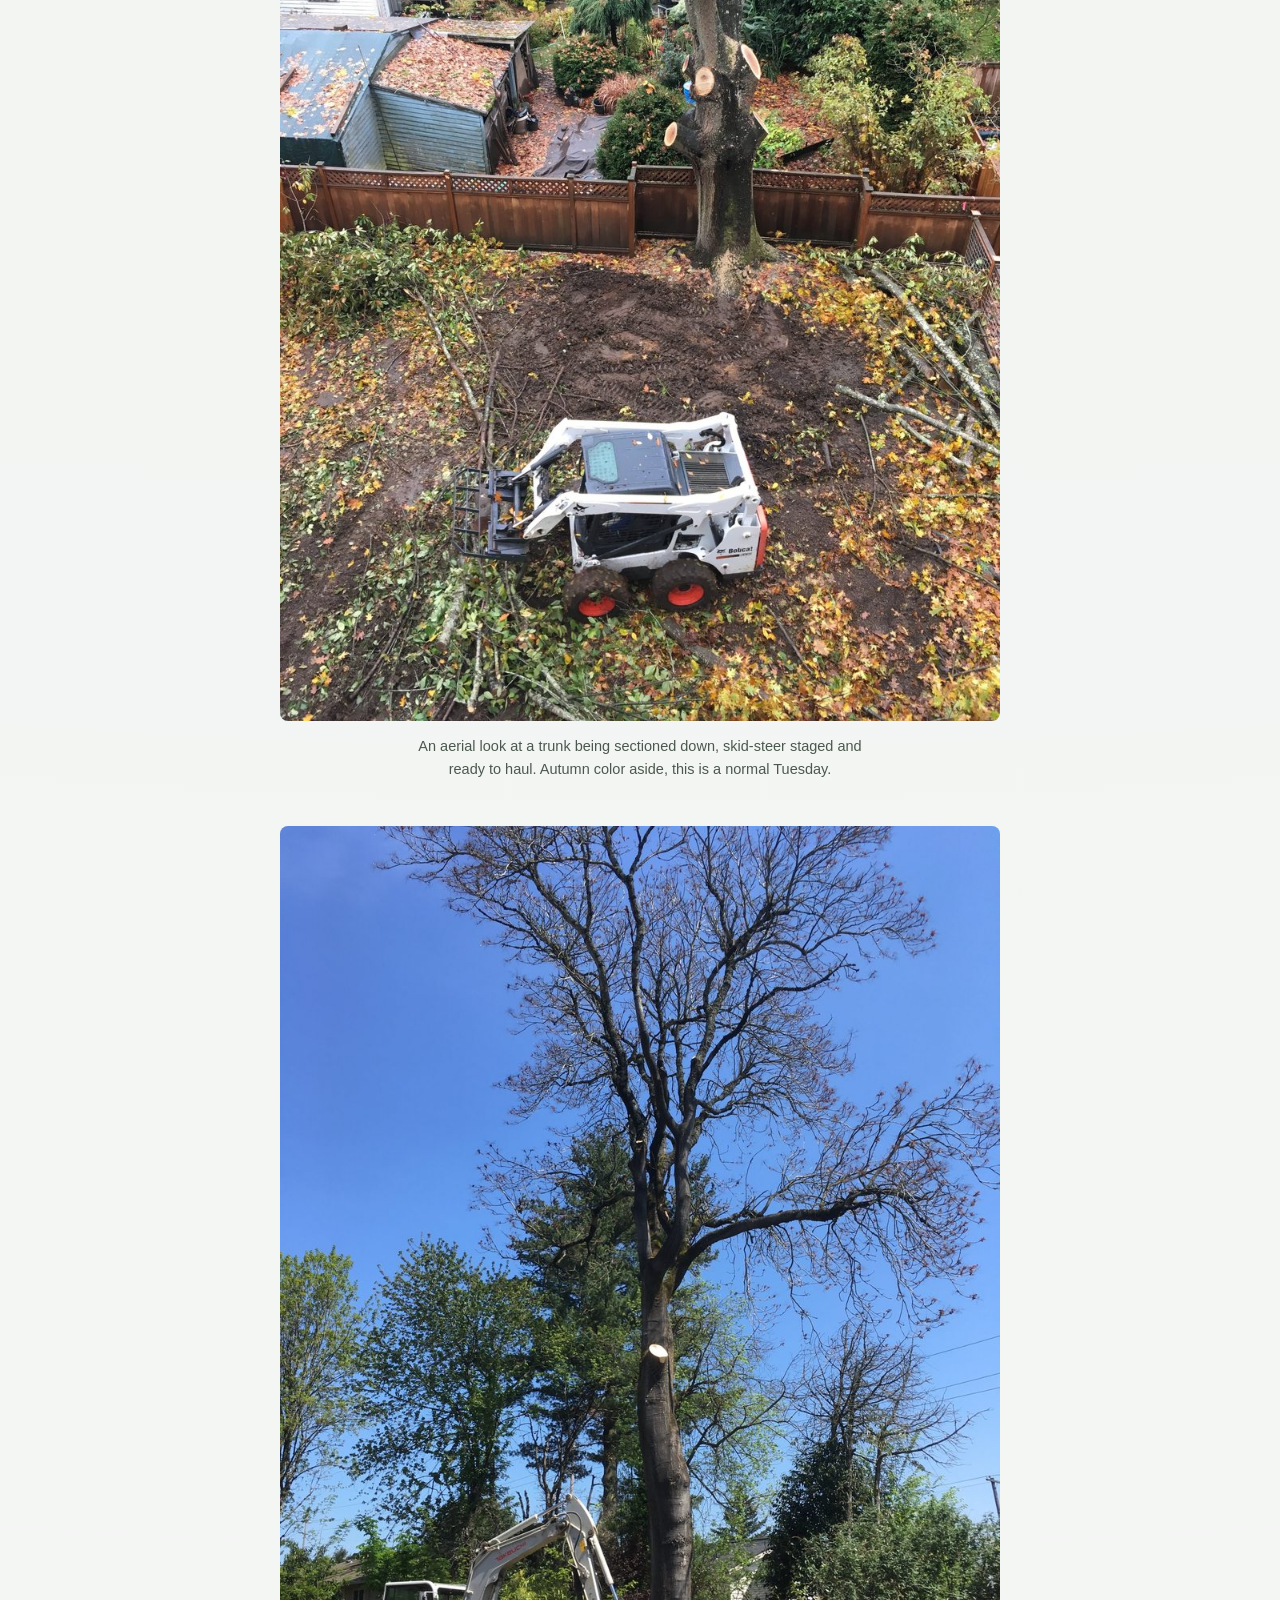
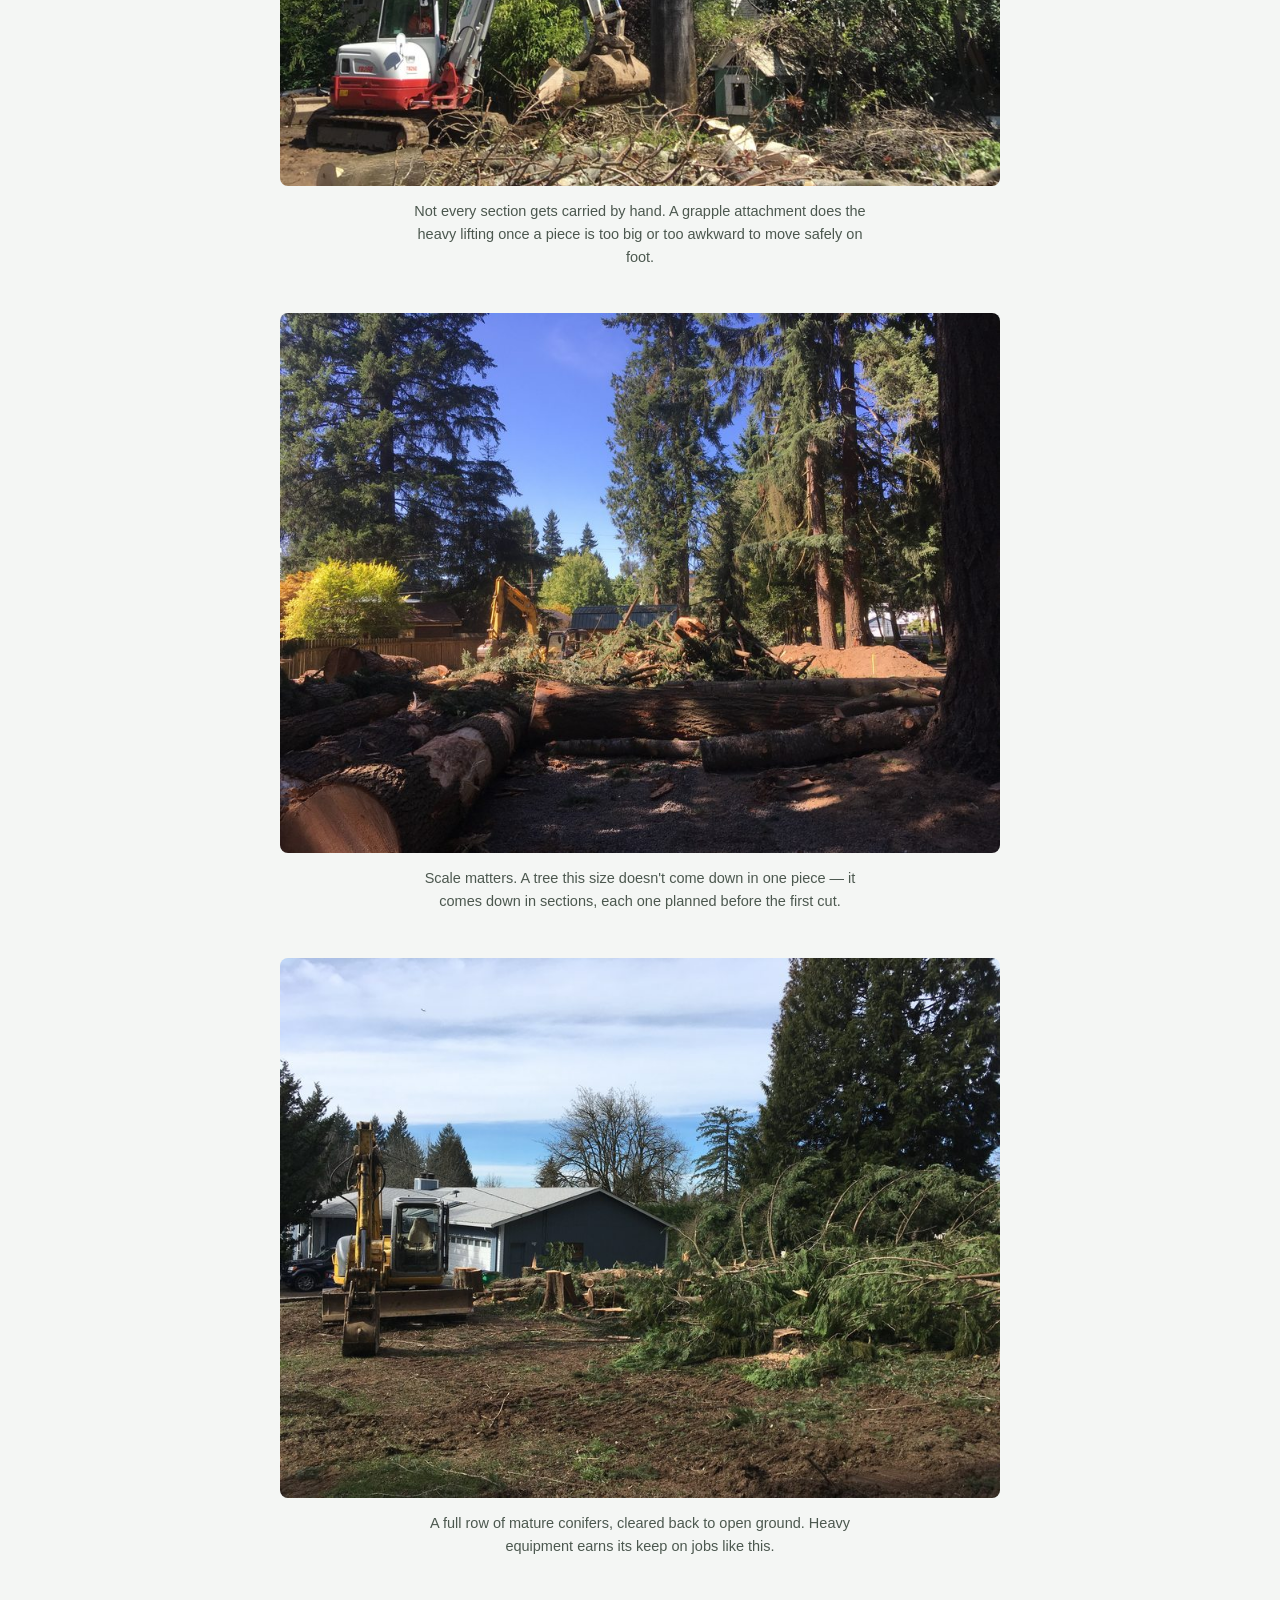
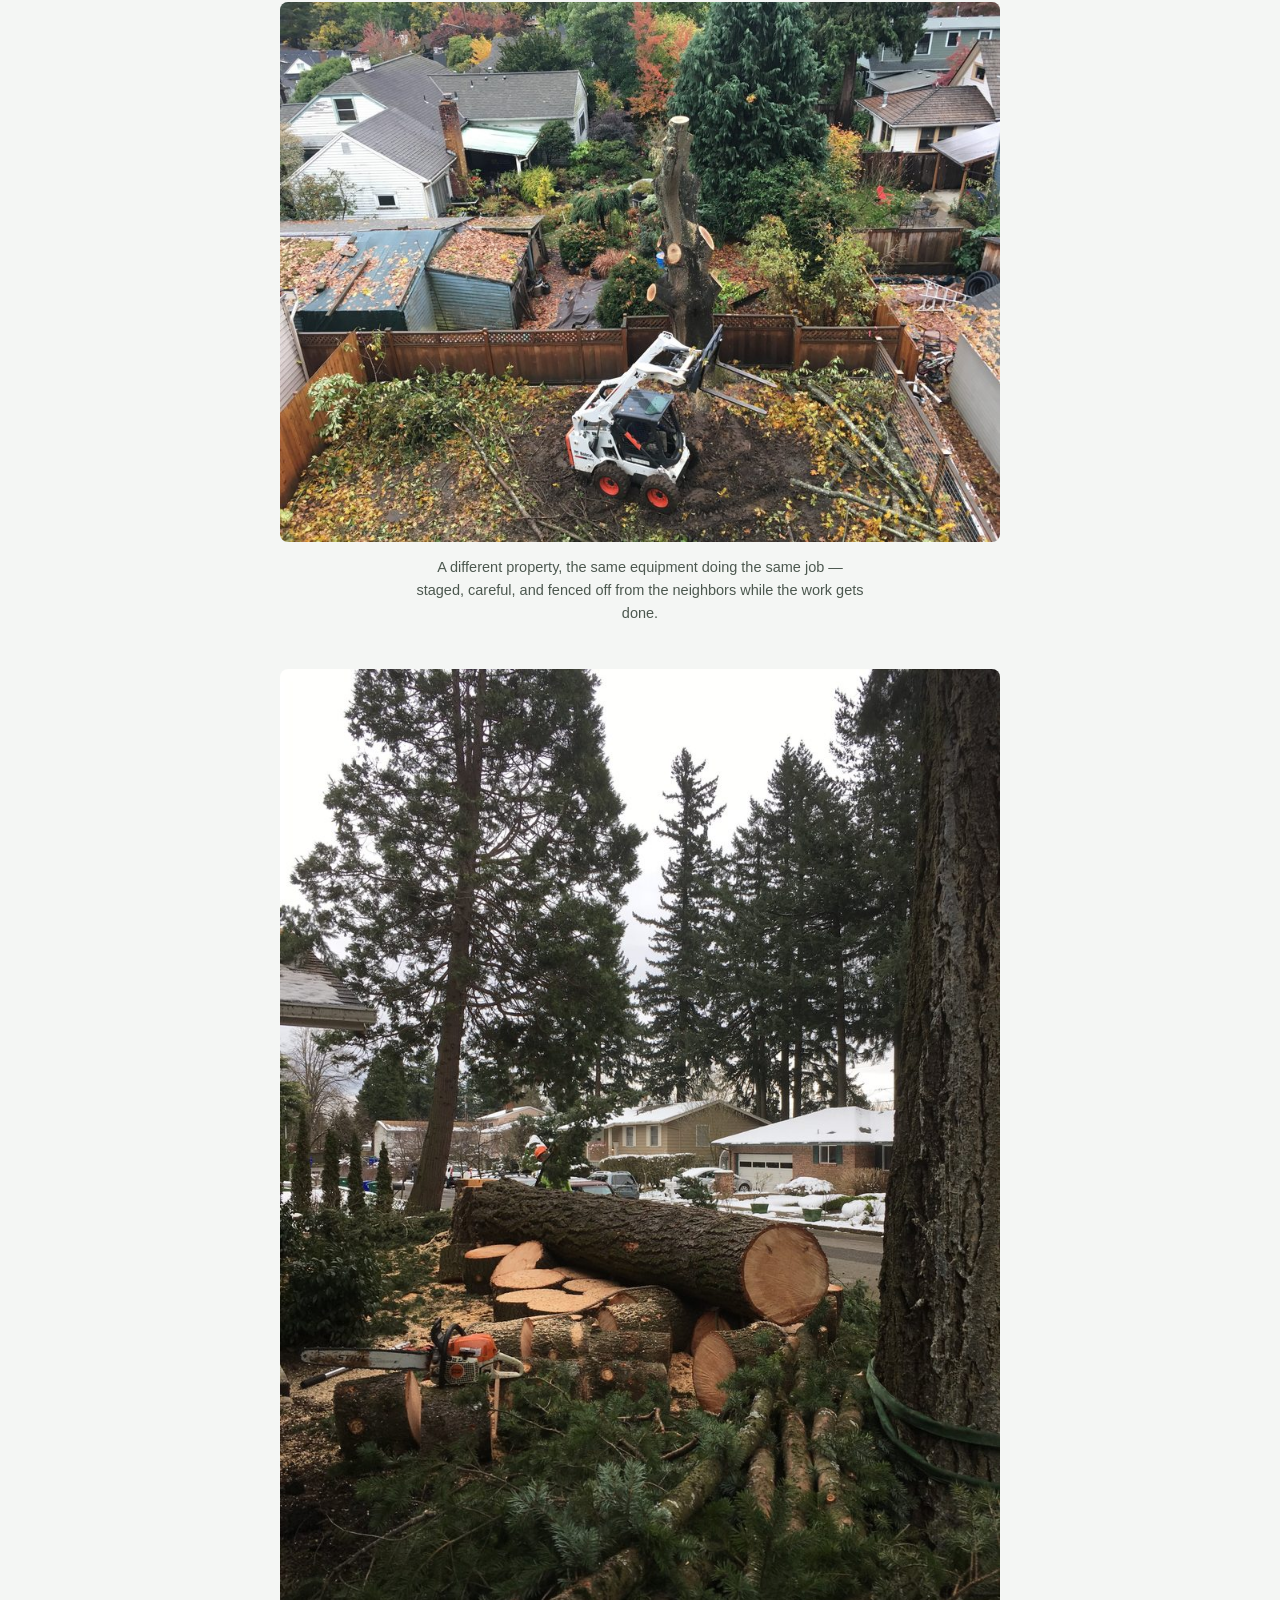
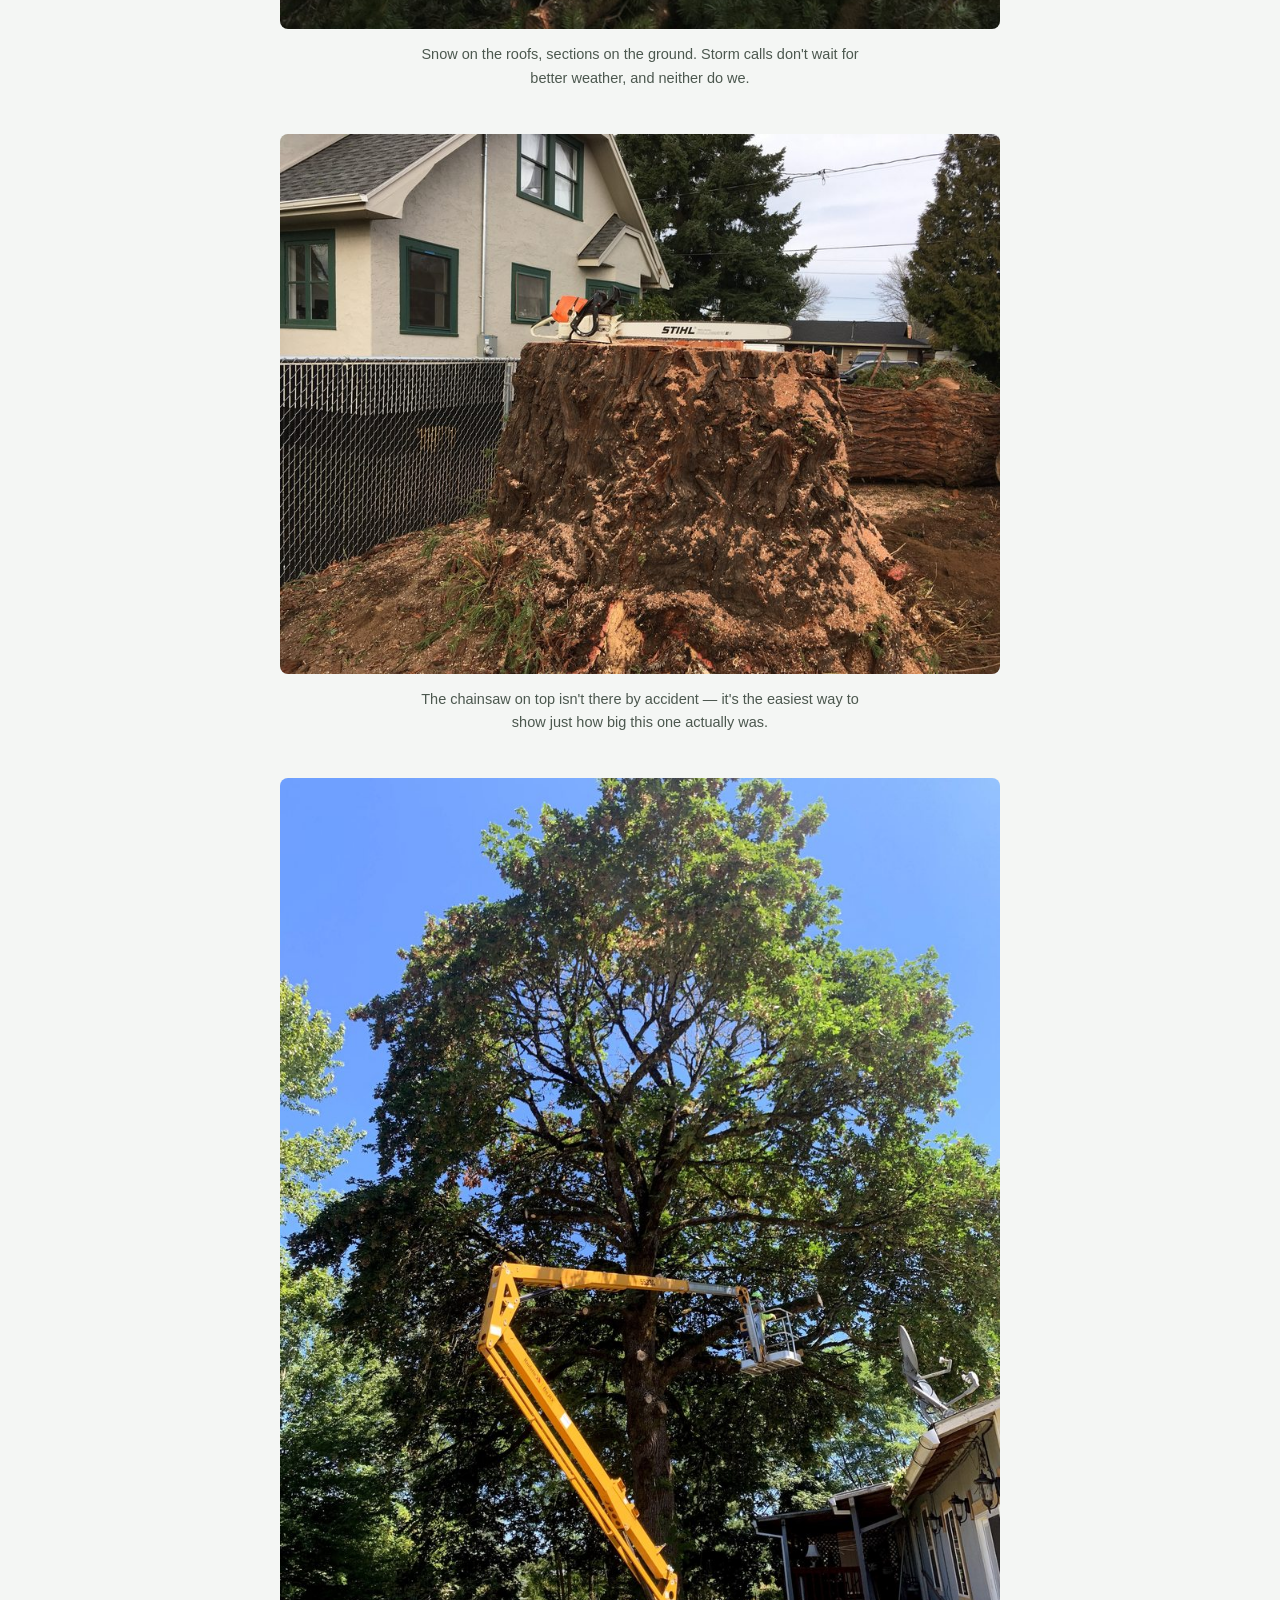
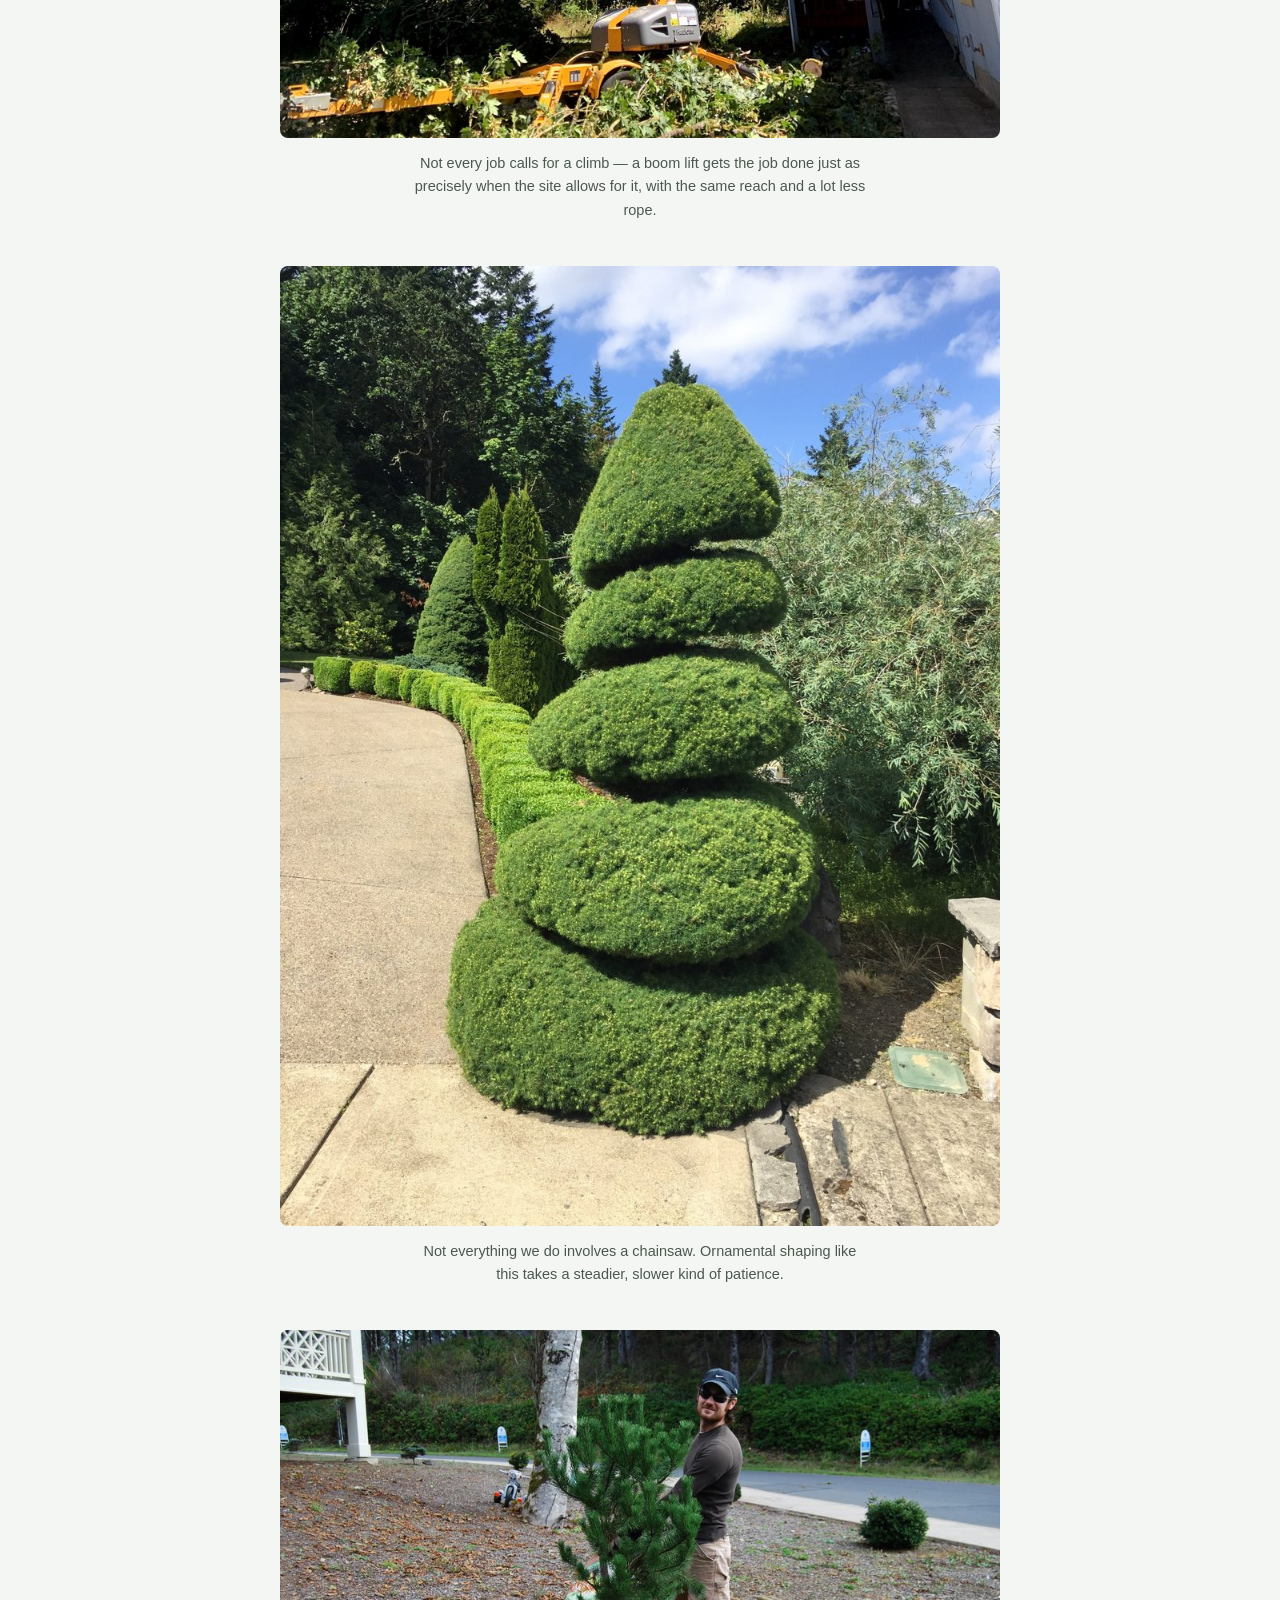
<file: our-work.html>
<!DOCTYPE html>
<html lang="en">
<head>
<meta charset="UTF-8">
<meta name="viewport" content="width=device-width, initial-scale=1.0">
<title>Our Work — GreenState Tree Service LLC</title>
<link rel="stylesheet" href="assets/style.css">
<script>
  (function() {
    var saved = localStorage.getItem('gs-theme');
    if (saved) {
      document.documentElement.setAttribute('data-theme', saved);
    } else if (window.matchMedia && window.matchMedia('(prefers-color-scheme: light)').matches) {
      document.documentElement.setAttribute('data-theme', 'light');
    }
    // no saved choice and system prefers dark (or can't detect) -> default dark theme
  })();
</script>
</head>
<body>

<header class="site">
  <div class="header-top">
    <div class="wrap header-top-inner">
      <a href="tel:5034671904" class="header-phone">
        <svg width="24" height="24" viewBox="0 0 24 24" fill="none" stroke="currentColor" stroke-width="2" stroke-linecap="round"><path d="M22 16.92v3a2 2 0 0 1-2.18 2 19.79 19.79 0 0 1-8.63-3.07 19.5 19.5 0 0 1-6-6 19.79 19.79 0 0 1-3.07-8.67A2 2 0 0 1 4.11 2h3a2 2 0 0 1 2 1.72c.127.96.361 1.903.7 2.81a2 2 0 0 1-.45 2.11L8.09 9.91a16 16 0 0 0 6 6l1.27-1.27a2 2 0 0 1 2.11-.45c.907.339 1.85.573 2.81.7A2 2 0 0 1 22 16.92z"/></svg>
        503-467-1904
      </a>
      <span class="header-badge">Licensed &amp; Bonded &middot; OR &amp; WA</span>
      <button class="icon-btn" id="themeToggle" aria-label="Toggle theme" title="Toggle light/dark">
        <svg width="24" height="24" class="sun" viewBox="0 0 24 24" fill="none" stroke="currentColor" stroke-width="1.8" stroke-linecap="round"><circle cx="12" cy="12" r="4"/><path d="M12 2v2M12 20v2M4.9 4.9l1.4 1.4M17.7 17.7l1.4 1.4M2 12h2M20 12h2M4.9 19.1l1.4-1.4M17.7 6.3l1.4-1.4"/></svg>
        <svg width="24" height="24" class="moon" viewBox="0 0 24 24" fill="none" stroke="currentColor" stroke-width="1.8" stroke-linecap="round"><path d="M21 12.79A9 9 0 1 1 11.21 3 7 7 0 0 0 21 12.79z"/></svg>
      </button>
    </div>
  </div>
  <div class="header-main">
    <div class="wrap bar">
      <a class="brand" href="index.html">
        <img src="assets/greenstate-wordmark.png" alt="GreenState Tree Service logo">
      </a>
      <nav class="main">
      <a href="index.html">Home</a>
      <a href="services.html">Services</a>
      <a href="our-work.html" class="active">Our Work</a>
      <a href="estimate.html">Estimate</a>
        <a href="estimate.html" class="cta">Get a Quote</a>
      </nav>
      <button class="icon-btn hamburger-btn" id="hamburgerBtn" aria-label="Menu" title="Menu">
        <svg width="24" height="24" viewBox="0 0 24 24" fill="none" stroke="currentColor" stroke-width="1.8" stroke-linecap="round"><line x1="4" y1="7" x2="20" y2="7"/><line x1="4" y1="12" x2="20" y2="12"/><line x1="4" y1="17" x2="20" y2="17"/></svg>
      </button>
    </div>
  </div>
  <div class="mobile-menu" id="mobileMenu">
      <a href="index.html">Home</a>
      <a href="services.html">Services</a>
      <a href="our-work.html" class="active">Our Work</a>
      <a href="estimate.html">Estimate</a>
      <a href="estimate.html" class="cta">Get a Quote</a>
  </div>
</header>

<div class="page-head">
  <div class="wrap">
    <div class="eyebrow">From the Field</div>
    <h1>Our Work</h1>
    <p>Climbing, rigging, heavy removals, cleanup — a look at recent projects around Portland.</p>
  </div>
</div>

<section class="wrap">
  <div class="project-list">

    <article class="project-item">
      <img src="assets/projects/hero-cut-action.jpg" alt="A climber mid-cut at the top of a massive trunk, wood chips visibly flying, working directly beside a house under power lines">
      <p>Mid-cut, top of the stem, wood chips still in the air. This is the moment that decides whether a job goes clean — power lines a few feet away, a house a few feet the other direction.</p>
    </article>

    <article class="project-item">
      <img src="assets/projects/log-swing.jpg" alt="A large sectioned log swinging away on rigging, debris flying off the cut edge, climber at the top of the remaining trunk">
      <p>A cut section swings free on the rigging, guided to exactly where it needs to go.</p>
    </article>

    <article class="project-item">
      <img src="assets/projects/powerline-climb.jpg" alt="A climber working high in a tree directly among overhead power lines on a residential street">
      <p>Same story, different hazard. Power lines don't move, so the tree has to come down around them — ladder staged, cones out, nothing left to guesswork.</p>
    </article>

    <article class="project-item">
      <img src="assets/projects/branded-cut.jpg" alt="A GreenState Tree Service crew member cutting into a large trunk, company logo visible on the back of their sweatshirt">
      <p>Older job, same company, same approach. The name on the back hasn't changed since this one.</p>
    </article>

    <article class="project-item">
      <img src="assets/projects/climb-close.jpg" alt="A climber ascending a large bare tree with full rigging and a chainsaw, mid-pruning">
      <p>Up in the canopy on a technical removal — full rigging, hard hat, and a chainsaw carried on the hip for the final cuts. This is where most of the skill in the job actually lives.</p>
    </article>

    <article class="project-item">
      <img src="assets/projects/climb-wide.jpg" alt="A climber working high in a tree against a stormy sky, ropes and gear visible">
      <p>Working a tree back near the fence line — full rigging, storm clouds rolling in. Weather like this doesn't slow the schedule down.</p>
    </article>

    <article class="project-item">
      <img src="assets/projects/smoke-day.jpg" alt="A crew member working a large oak under an orange, smoke-filled sky from regional wildfires">
      <p>Not every bad-air-quality day is a snow day. Regional wildfire smoke turned the sky orange for this one — the job still had to get done.</p>
    </article>

    <article class="project-item">
      <img src="assets/projects/aerial-skidsteer.jpg" alt="Aerial view of a skid-steer working beside a partially sectioned tree trunk in autumn">
      <p>An aerial look at a trunk being sectioned down, skid-steer staged and ready to haul. Autumn color aside, this is a normal Tuesday.</p>
    </article>

    <article class="project-item">
      <img src="assets/projects/grapple-lift.jpg" alt="An excavator's grapple attachment lifting a cut log section at the base of a large standing trunk">
      <p>Not every section gets carried by hand. A grapple attachment does the heavy lifting once a piece is too big or too awkward to move safely on foot.</p>
    </article>

    <article class="project-item">
      <img src="assets/projects/large-removal.jpg" alt="A large removal job with massive cut logs in the foreground and an excavator in the background">
      <p>Scale matters. A tree this size doesn't come down in one piece — it comes down in sections, each one planned before the first cut.</p>
    </article>

    <article class="project-item">
      <img src="assets/projects/excavator-conifers.jpg" alt="An excavator clearing a row of large felled conifers behind a house">
      <p>A full row of mature conifers, cleared back to open ground. Heavy equipment earns its keep on jobs like this.</p>
    </article>

    <article class="project-item">
      <img src="assets/projects/aerial-bobcat.jpg" alt="Aerial view of a Bobcat with a grapple attachment beside a large cut trunk stub in a fenced backyard">
      <p>A different property, the same equipment doing the same job — staged, careful, and fenced off from the neighbors while the work gets done.</p>
    </article>

    <article class="project-item">
      <img src="assets/projects/snow-day.jpg" alt="Sectioned logs and a chainsaw in the foreground with snow visible on rooftops in the background">
      <p>Snow on the roofs, sections on the ground. Storm calls don't wait for better weather, and neither do we.</p>
    </article>

    <article class="project-item">
      <img src="assets/projects/stump-scale.jpg" alt="A chainsaw resting on top of a massive freshly-cut tree stump for scale">
      <p>The chainsaw on top isn't there by accident — it's the easiest way to show just how big this one actually was.</p>
    </article>

    <article class="project-item">
      <img src="assets/projects/bucket-truck.jpg" alt="A bucket truck lift reaching into a large oak canopy with a worker in the basket">
      <p>Not every job calls for a climb — a boom lift gets the job done just as precisely when the site allows for it, with the same reach and a lot less rope.</p>
    </article>

    <article class="project-item">
      <img src="assets/projects/topiary-spiral.jpg" alt="An elaborate spiral-shaped topiary conifer along a driveway">
      <p>Not everything we do involves a chainsaw. Ornamental shaping like this takes a steadier, slower kind of patience.</p>
    </article>

    <article class="project-item">
      <img src="assets/projects/tree-planting.jpg" alt="Planting a young pine tree in a freshly dug hole">
      <p>Removal isn't always the goal — sometimes the job is putting something new in the ground and giving it a real start.</p>
    </article>

    <article class="project-item">
      <img src="assets/projects/hedge-work.jpg" alt="A tall, dense, perfectly maintained privacy hedge along a backyard fence line">
      <p>A hedge like this doesn't happen by accident — it's the result of staying on top of it, visit after visit.</p>
    </article>

    <article class="project-item">
      <div class="slideshow" id="firSlideshow">
        <div class="slideshow-track">
          <img src="assets/projects/fir-slideshow/01.jpg" alt="Storm-fallen Douglas fir, step 1" class="slide active">
          <img src="assets/projects/fir-slideshow/02.jpg" alt="Storm-fallen Douglas fir, step 2" class="slide">
          <img src="assets/projects/fir-slideshow/03.jpg" alt="Storm-fallen Douglas fir, step 3" class="slide">
          <img src="assets/projects/fir-slideshow/04.jpg" alt="Storm-fallen Douglas fir, step 4" class="slide">
          <img src="assets/projects/fir-slideshow/05.jpg" alt="Storm-fallen Douglas fir, step 5" class="slide">
          <img src="assets/projects/fir-slideshow/06.jpg" alt="Storm-fallen Douglas fir, step 6" class="slide">
          <img src="assets/projects/fir-slideshow/07.jpg" alt="Storm-fallen Douglas fir, step 7" class="slide">
          <img src="assets/projects/fir-slideshow/08.jpg" alt="Storm-fallen Douglas fir, step 8" class="slide">
          <img src="assets/projects/fir-slideshow/09.jpg" alt="Storm-fallen Douglas fir, step 9" class="slide">
          <img src="assets/projects/fir-slideshow/10.jpg" alt="Storm-fallen Douglas fir, step 10" class="slide">
          <img src="assets/projects/fir-slideshow/11.jpg" alt="Storm-fallen Douglas fir, step 11" class="slide">
          <img src="assets/projects/fir-slideshow/12.jpg" alt="Storm-fallen Douglas fir, step 12" class="slide">
          <img src="assets/projects/fir-slideshow/13.jpg" alt="Storm-fallen Douglas fir, step 13" class="slide">
          <img src="assets/projects/fir-slideshow/14.jpg" alt="Storm-fallen Douglas fir, step 14" class="slide">
        </div>
        <div class="slideshow-dots" id="firDots"></div>
      </div>
      <p>Bucking and stump grinding a storm-fallen Douglas fir, start to finish.</p>
    </article>

    <article class="project-item">
      <img src="assets/work/cedar-climb.jpg" alt="Looking up into the canopy of a large cedar tree during a cleaning and thinning pass">
      <p>A cleaning and thinning pass on a mature cedar — working up through the canopy to clear deadwood and open up the crown.</p>
    </article>

    <article class="project-item">
      <img src="assets/work/cedar-finished.jpg" alt="The same cedar tree viewed from the ground during the same visit">
      <p>Same tree, same visit, from the ground — the thinned canopy and cleared trunk from a different angle.</p>
    </article>

  </div>

  <div style="margin-top:40px; text-align:center;">
    <p style="color:var(--ink-dim); margin-bottom:16px;">Have something similar on your property?</p>
    <a href="estimate.html" class="btn btn-primary">Run a Ballpark Estimate</a>
  </div>
</section>

<footer class="site">
  <div class="wrap grid">
    <div>
      <h4>GreenState Tree Service LLC</h4>
      <div class="card-mini"><img src="assets/business-card.png" alt="GreenState Tree Service business card"></div>
    </div>
    <div>
      <h4>Contact</h4>
      <p><a href="tel:5034671904">503-467-1904</a></p>
      <p><a href="mailto:greenstatetreeservice@gmail.com">greenstatetreeservice@gmail.com</a></p>
      <p>Portland, OR</p>
      <p>Mon&ndash;Sat, 7am&ndash;6pm &middot; storm calls answered anytime</p>
    </div>
    <div>
      <h4>Company</h4>
      <p><a href="services.html">Services</a></p>
      <p><a href="our-work.html">Our Work</a></p>
      <p><a href="estimate.html">Get an Estimate</a></p>
    </div>
  </div>
  <div class="wrap footer-bottom">
    <span>OR 201624 &nbsp;&middot;&nbsp; WA GREENTS861B1</span>
    <span>Locally Owned &middot; Licensed &amp; Bonded</span>
  </div>
</footer>

<script src="assets/common.js"></script>
<script>
  (function() {
    var slides = document.querySelectorAll('#firSlideshow .slide');
    var dotsWrap = document.getElementById('firDots');
    if (!slides.length || !dotsWrap) return;
    slides.forEach(function(_, i) {
      var dot = document.createElement('span');
      if (i === 0) dot.classList.add('active');
      dotsWrap.appendChild(dot);
    });
    var dots = dotsWrap.querySelectorAll('span');
    var current = 0;
    setInterval(function() {
      slides[current].classList.remove('active');
      dots[current].classList.remove('active');
      current = (current + 1) % slides.length;
      slides[current].classList.add('active');
      dots[current].classList.add('active');
    }, 3000);
  })();
</script>

</body>
</html>
</file>
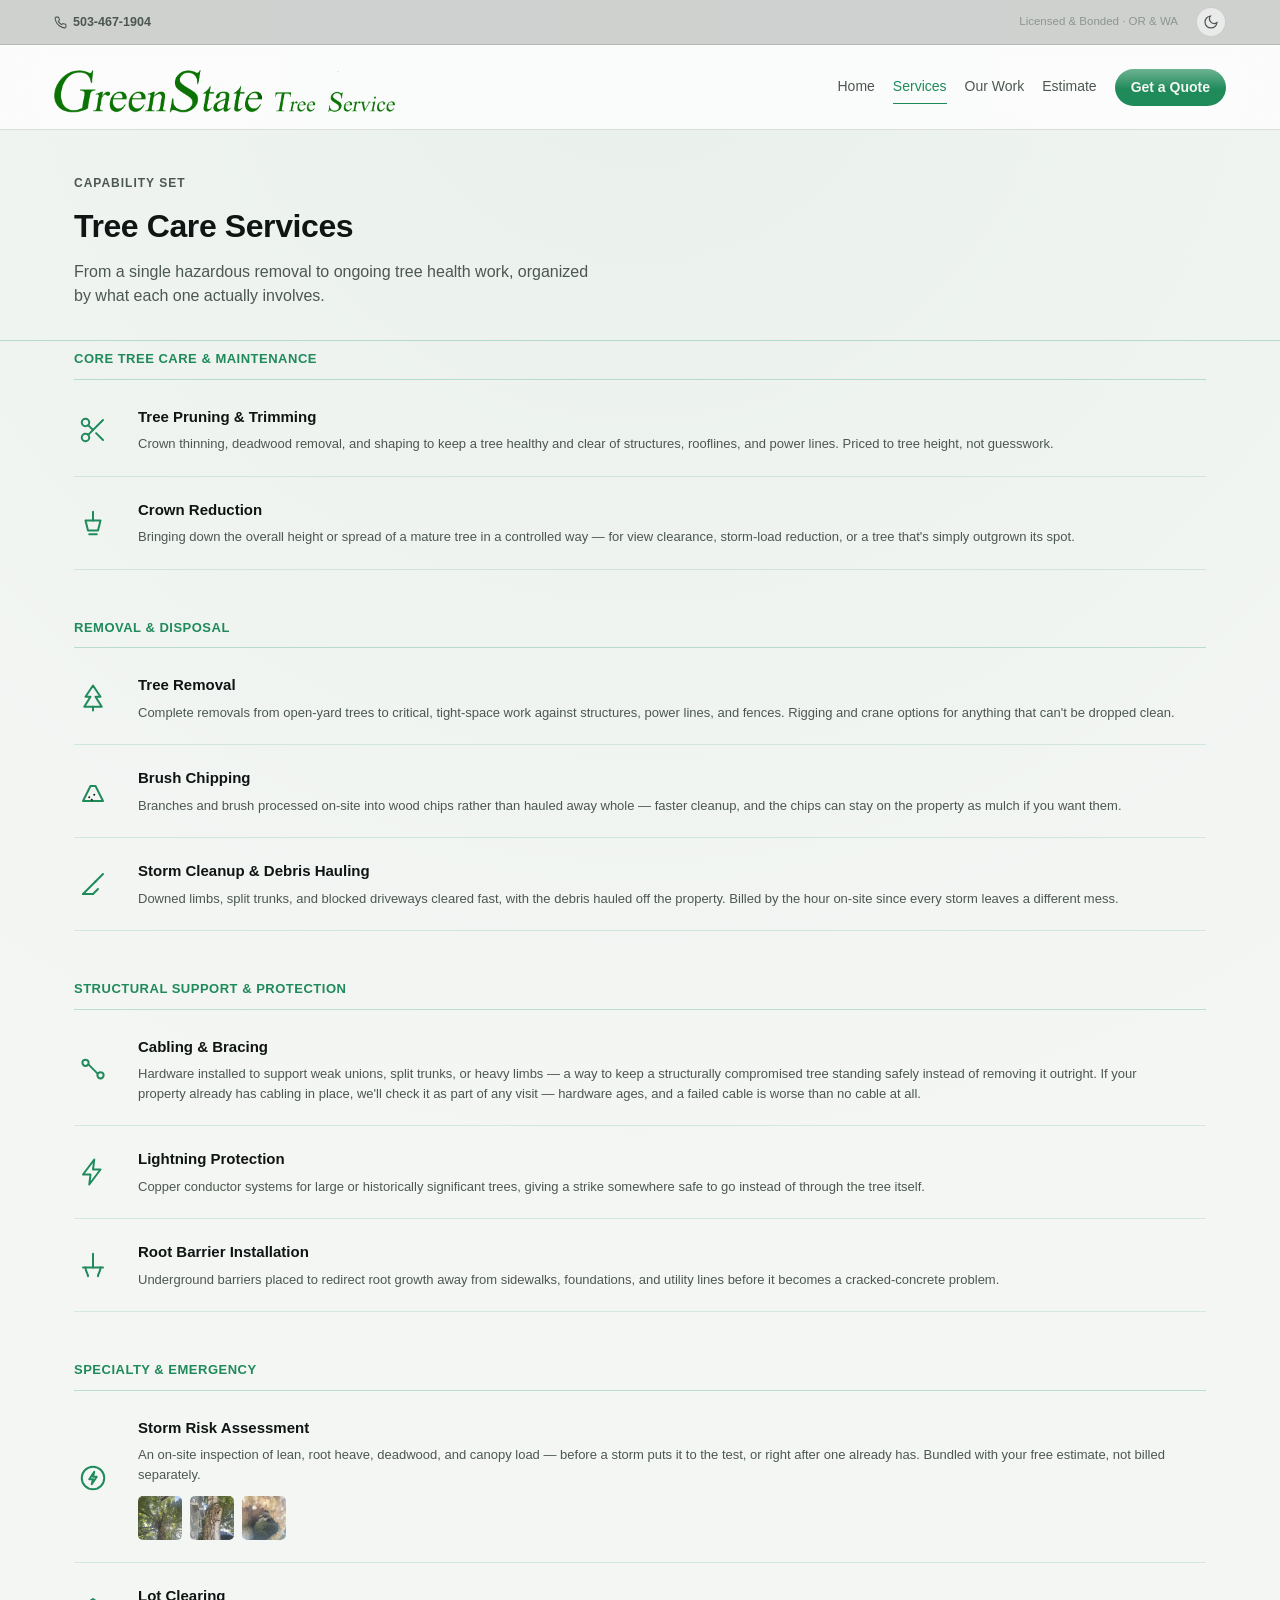
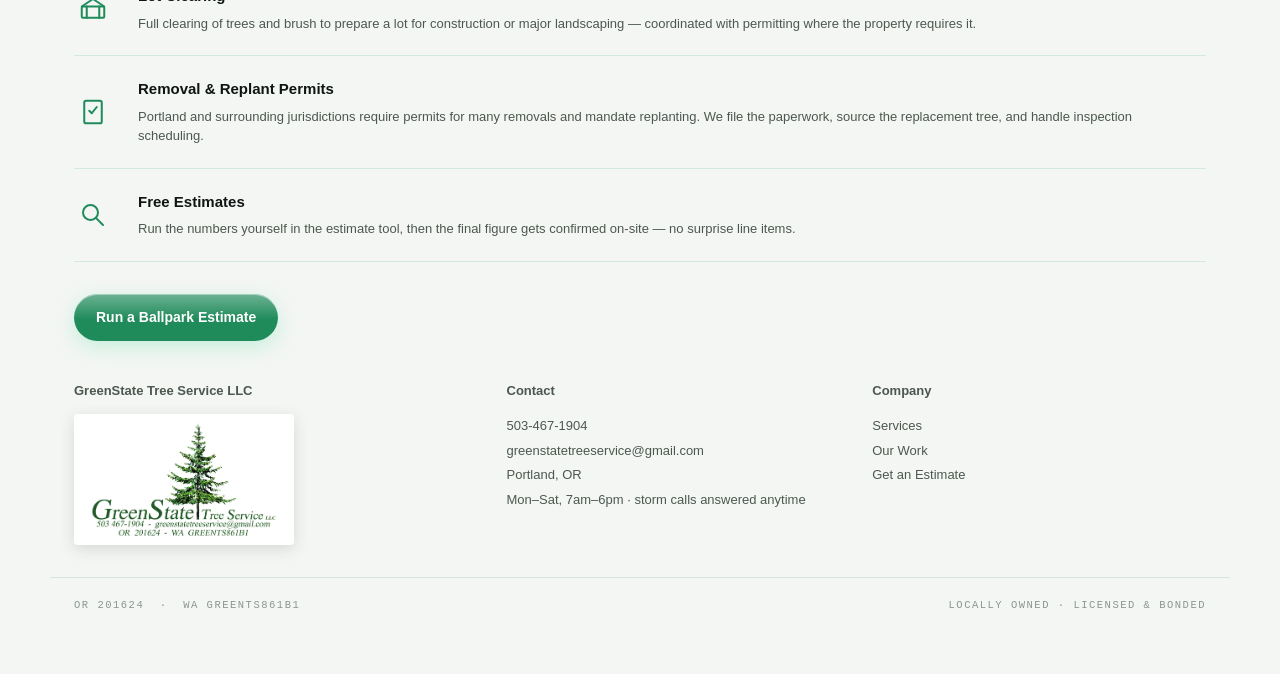
<file: services.html>
<!DOCTYPE html>
<html lang="en">
<head>
<meta charset="UTF-8">
<meta name="viewport" content="width=device-width, initial-scale=1.0">
<title>Services — GreenState Tree Service LLC</title>
<link rel="stylesheet" href="assets/style.css">
<script>
  (function() {
    var saved = localStorage.getItem('gs-theme');
    if (saved) {
      document.documentElement.setAttribute('data-theme', saved);
    } else if (window.matchMedia && window.matchMedia('(prefers-color-scheme: light)').matches) {
      document.documentElement.setAttribute('data-theme', 'light');
    }
    // no saved choice and system prefers dark (or can't detect) -> default dark theme
  })();
</script>
</head>
<body>

<header class="site">
  <div class="header-top">
    <div class="wrap header-top-inner">
      <a href="tel:5034671904" class="header-phone">
        <svg width="24" height="24" viewBox="0 0 24 24" fill="none" stroke="currentColor" stroke-width="2" stroke-linecap="round"><path d="M22 16.92v3a2 2 0 0 1-2.18 2 19.79 19.79 0 0 1-8.63-3.07 19.5 19.5 0 0 1-6-6 19.79 19.79 0 0 1-3.07-8.67A2 2 0 0 1 4.11 2h3a2 2 0 0 1 2 1.72c.127.96.361 1.903.7 2.81a2 2 0 0 1-.45 2.11L8.09 9.91a16 16 0 0 0 6 6l1.27-1.27a2 2 0 0 1 2.11-.45c.907.339 1.85.573 2.81.7A2 2 0 0 1 22 16.92z"/></svg>
        503-467-1904
      </a>
      <span class="header-badge">Licensed &amp; Bonded &middot; OR &amp; WA</span>
      <button class="icon-btn" id="themeToggle" aria-label="Toggle theme" title="Toggle light/dark">
        <svg width="24" height="24" class="sun" viewBox="0 0 24 24" fill="none" stroke="currentColor" stroke-width="1.8" stroke-linecap="round"><circle cx="12" cy="12" r="4"/><path d="M12 2v2M12 20v2M4.9 4.9l1.4 1.4M17.7 17.7l1.4 1.4M2 12h2M20 12h2M4.9 19.1l1.4-1.4M17.7 6.3l1.4-1.4"/></svg>
        <svg width="24" height="24" class="moon" viewBox="0 0 24 24" fill="none" stroke="currentColor" stroke-width="1.8" stroke-linecap="round"><path d="M21 12.79A9 9 0 1 1 11.21 3 7 7 0 0 0 21 12.79z"/></svg>
      </button>
    </div>
  </div>
  <div class="header-main">
    <div class="wrap bar">
      <a class="brand" href="index.html">
        <img src="assets/greenstate-wordmark.png" alt="GreenState Tree Service logo">
      </a>
      <nav class="main">
      <a href="index.html">Home</a>
      <a href="services.html" class="active">Services</a>
      <a href="our-work.html">Our Work</a>
      <a href="estimate.html">Estimate</a>
        <a href="estimate.html" class="cta">Get a Quote</a>
      </nav>
      <button class="icon-btn hamburger-btn" id="hamburgerBtn" aria-label="Menu" title="Menu">
        <svg width="24" height="24" viewBox="0 0 24 24" fill="none" stroke="currentColor" stroke-width="1.8" stroke-linecap="round"><line x1="4" y1="7" x2="20" y2="7"/><line x1="4" y1="12" x2="20" y2="12"/><line x1="4" y1="17" x2="20" y2="17"/></svg>
      </button>
    </div>
  </div>
  <div class="mobile-menu" id="mobileMenu">
      <a href="index.html">Home</a>
      <a href="services.html" class="active">Services</a>
      <a href="our-work.html">Our Work</a>
      <a href="estimate.html">Estimate</a>
      <a href="estimate.html" class="cta">Get a Quote</a>
  </div>
</header>

<div class="page-head">
  <div class="wrap">
    <div class="eyebrow">Capability Set</div>
    <h1>Tree Care Services</h1>
    <p>From a single hazardous removal to ongoing tree health work, organized by what each one actually involves.</p>
  </div>
</div>

<section class="wrap">

  <div class="svc-category-head"><h2>Core Tree Care &amp; Maintenance</h2></div>
  <div class="services-grid" style="grid-template-columns: 1fr; gap: 0;">

    <div class="svc-card" style="border-bottom: 1px solid var(--line-soft); padding: 22px 4px; display:grid; grid-template-columns: 40px 1fr auto; gap: 20px; align-items:center;">
      <svg width="24" height="24" class="icon" style="margin:0;" viewBox="0 0 24 24" fill="none" stroke-width="1.6" stroke-linecap="round" stroke-linejoin="round"><circle cx="6" cy="6" r="3"/><circle cx="6" cy="18" r="3"/><line x1="20" y1="4" x2="8.12" y2="15.88"/><line x1="14.47" y1="14.48" x2="20" y2="20"/><line x1="8.12" y1="8.12" x2="12" y2="12"/></svg>
      <div>
        <h3>Tree Pruning &amp; Trimming</h3>
        <p>Crown thinning, deadwood removal, and shaping to keep a tree healthy and clear of structures, rooflines, and power lines. Priced to tree height, not guesswork.</p>
      </div>
    </div>

    <div class="svc-card" style="border-bottom: 1px solid var(--line-soft); padding: 22px 4px; display:grid; grid-template-columns: 40px 1fr auto; gap: 20px; align-items:center;">
      <svg width="24" height="24" class="icon" style="margin:0;" viewBox="0 0 24 24" fill="none" stroke-width="1.6" stroke-linecap="round" stroke-linejoin="round"><path d="M12 3v7"/><path d="M6 10h12l-2 8H8z"/><path d="M9 21h6"/></svg>
      <div>
        <h3>Crown Reduction</h3>
        <p>Bringing down the overall height or spread of a mature tree in a controlled way — for view clearance, storm-load reduction, or a tree that's simply outgrown its spot.</p>
      </div>
    </div>

  </div>

  <div class="svc-category-head"><h2>Removal &amp; Disposal</h2></div>
  <div class="services-grid" style="grid-template-columns: 1fr; gap: 0;">

    <div class="svc-card" style="border-bottom: 1px solid var(--line-soft); padding: 22px 4px; display:grid; grid-template-columns: 40px 1fr auto; gap: 20px; align-items:center;">
      <svg width="24" height="24" class="icon" style="margin:0;" viewBox="0 0 24 24" fill="none" stroke-width="1.6" stroke-linecap="round" stroke-linejoin="round"><path d="M12 2 L6 11 H10 L5 19 H19 L14 11 H18 Z"/><line x1="12" y1="19" x2="12" y2="22"/></svg>
      <div>
        <h3>Tree Removal</h3>
        <p>Complete removals from open-yard trees to critical, tight-space work against structures, power lines, and fences. Rigging and crane options for anything that can't be dropped clean.</p>
      </div>
    </div>

    <div class="svc-card" style="border-bottom: 1px solid var(--line-soft); padding: 22px 4px; display:grid; grid-template-columns: 40px 1fr auto; gap: 20px; align-items:center;">
      <svg width="24" height="24" class="icon" style="margin:0;" viewBox="0 0 24 24" fill="none" stroke-width="1.6" stroke-linecap="round" stroke-linejoin="round"><path d="M4 20 L10 8 L14 8 L20 20 Z"/><circle cx="9" cy="17" r="0.8" fill="currentColor" stroke="none"/><circle cx="13" cy="15" r="0.8" fill="currentColor" stroke="none"/><circle cx="11" cy="19" r="0.8" fill="currentColor" stroke="none"/></svg>
      <div>
        <h3>Brush Chipping</h3>
        <p>Branches and brush processed on-site into wood chips rather than hauled away whole — faster cleanup, and the chips can stay on the property as mulch if you want them.</p>
      </div>
    </div>

    <div class="svc-card" style="border-bottom: 1px solid var(--line-soft); padding: 22px 4px; display:grid; grid-template-columns: 40px 1fr auto; gap: 20px; align-items:center;">
      <svg width="24" height="24" class="icon" style="margin:0;" viewBox="0 0 24 24" fill="none" stroke-width="1.6" stroke-linecap="round" stroke-linejoin="round"><path d="M4 20 L14 10"/><path d="M14 10 L20 4"/><path d="M4 20 H12"/><path d="M12 20 L16 16"/></svg>
      <div>
        <h3>Storm Cleanup &amp; Debris Hauling</h3>
        <p>Downed limbs, split trunks, and blocked driveways cleared fast, with the debris hauled off the property. Billed by the hour on-site since every storm leaves a different mess.</p>
      </div>
    </div>

  </div>

  <div class="svc-category-head"><h2>Structural Support &amp; Protection</h2></div>
  <div class="services-grid" style="grid-template-columns: 1fr; gap: 0;">

    <div class="svc-card" style="border-bottom: 1px solid var(--line-soft); padding: 22px 4px; display:grid; grid-template-columns: 40px 1fr auto; gap: 20px; align-items:center;">
      <svg width="24" height="24" class="icon" style="margin:0;" viewBox="0 0 24 24" fill="none" stroke-width="1.6" stroke-linecap="round" stroke-linejoin="round"><circle cx="6" cy="7" r="2.5"/><circle cx="18" cy="17" r="2.5"/><path d="M8.5 8.5 L15.5 15.5"/></svg>
      <div>
        <h3>Cabling &amp; Bracing</h3>
        <p>Hardware installed to support weak unions, split trunks, or heavy limbs — a way to keep a structurally compromised tree standing safely instead of removing it outright. If your property already has cabling in place, we'll check it as part of any visit — hardware ages, and a failed cable is worse than no cable at all.</p>
      </div>
    </div>

    <div class="svc-card" style="border-bottom: 1px solid var(--line-soft); padding: 22px 4px; display:grid; grid-template-columns: 40px 1fr auto; gap: 20px; align-items:center;">
      <svg width="24" height="24" class="icon" style="margin:0;" viewBox="0 0 24 24" fill="none" stroke-width="1.6" stroke-linecap="round" stroke-linejoin="round"><path d="M13 2 L4 14h6l-1 8 9-12h-6z"/></svg>
      <div>
        <h3>Lightning Protection</h3>
        <p>Copper conductor systems for large or historically significant trees, giving a strike somewhere safe to go instead of through the tree itself.</p>
      </div>
    </div>

    <div class="svc-card" style="border-bottom: 1px solid var(--line-soft); padding: 22px 4px; display:grid; grid-template-columns: 40px 1fr auto; gap: 20px; align-items:center;">
      <svg width="24" height="24" class="icon" style="margin:0;" viewBox="0 0 24 24" fill="none" stroke-width="1.6" stroke-linecap="round" stroke-linejoin="round"><line x1="12" y1="3" x2="12" y2="14"/><path d="M6 14c0 3 2 5 2 7M18 14c0 3-2 5-2 7"/><path d="M4 14h16"/></svg>
      <div>
        <h3>Root Barrier Installation</h3>
        <p>Underground barriers placed to redirect root growth away from sidewalks, foundations, and utility lines before it becomes a cracked-concrete problem.</p>
      </div>
    </div>

  </div>

  <div class="svc-category-head"><h2>Specialty &amp; Emergency</h2></div>
  <div class="services-grid" style="grid-template-columns: 1fr; gap: 0;">

    <div class="svc-card" style="border-bottom: 1px solid var(--line-soft); padding: 22px 4px; display:grid; grid-template-columns: 40px 1fr auto; gap: 20px; align-items:center;">
      <svg width="24" height="24" class="icon" style="margin:0;" viewBox="0 0 24 24" fill="none" stroke-width="1.6" stroke-linecap="round" stroke-linejoin="round"><circle cx="12" cy="12" r="9"/><path d="M13 7 L9 13 H12 L11 17 L15 11 H12 Z"/></svg>
      <div>
        <h3>Storm Risk Assessment</h3>
        <p>An on-site inspection of lean, root heave, deadwood, and canopy load — before a storm puts it to the test, or right after one already has. Bundled with your free estimate, not billed separately.</p>
        <div class="hazard-thumbs">
          <img src="assets/work/hazard-canopy.jpg" alt="Canopy growing directly against a roofline" title="Canopy pressed against the roofline">
          <img src="assets/work/hazard-trunk.jpg" alt="Decay cavity visible on a tree trunk" title="Visible decay cavity">
          <img src="assets/work/hazard-cavity.jpg" alt="Close-up of a hollow, rotted trunk interior" title="Hollow trunk interior">
        </div>
      </div>
    </div>

    <div class="svc-card" style="border-bottom: 1px solid var(--line-soft); padding: 22px 4px; display:grid; grid-template-columns: 40px 1fr auto; gap: 20px; align-items:center;">
      <svg width="24" height="24" class="icon" style="margin:0;" viewBox="0 0 24 24" fill="none" stroke-width="1.6" stroke-linecap="round" stroke-linejoin="round"><rect x="3" y="10" width="18" height="9" rx="1"/><path d="M3 10 L12 4 L21 10"/><line x1="7" y1="19" x2="7" y2="10"/><line x1="17" y1="19" x2="17" y2="10"/></svg>
      <div>
        <h3>Lot Clearing</h3>
        <p>Full clearing of trees and brush to prepare a lot for construction or major landscaping — coordinated with permitting where the property requires it.</p>
      </div>
    </div>

    <div class="svc-card" style="border-bottom: 1px solid var(--line-soft); padding: 22px 4px; display:grid; grid-template-columns: 40px 1fr auto; gap: 20px; align-items:center;">
      <svg width="24" height="24" class="icon" style="margin:0;" viewBox="0 0 24 24" fill="none" stroke-width="1.6" stroke-linecap="round" stroke-linejoin="round"><rect x="5" y="3" width="14" height="18" rx="1.5"/><path d="M9 11 L11 13 L15 8"/></svg>
      <div>
        <h3>Removal &amp; Replant Permits</h3>
        <p>Portland and surrounding jurisdictions require permits for many removals and mandate replanting. We file the paperwork, source the replacement tree, and handle inspection scheduling.</p>
      </div>
    </div>

    <div class="svc-card" style="border-bottom: 1px solid var(--line-soft); padding: 22px 4px; display:grid; grid-template-columns: 40px 1fr auto; gap: 20px; align-items:center;">
      <svg width="24" height="24" class="icon" style="margin:0;" viewBox="0 0 24 24" fill="none" stroke-width="1.6" stroke-linecap="round" stroke-linejoin="round"><circle cx="10" cy="10" r="6"/><line x1="14.5" y1="14.5" x2="20" y2="20"/></svg>
      <div>
        <h3>Free Estimates</h3>
        <p>Run the numbers yourself in the estimate tool, then the final figure gets confirmed on-site — no surprise line items.</p>
      </div>
    </div>

  </div>

  <div style="margin-top:32px;"><a href="estimate.html" class="btn btn-primary">Run a Ballpark Estimate</a></div>
</section>

<footer class="site">
  <div class="wrap grid">
    <div>
      <h4>GreenState Tree Service LLC</h4>
      <div class="card-mini"><img src="assets/business-card.png" alt="GreenState Tree Service business card"></div>
    </div>
    <div>
      <h4>Contact</h4>
      <p><a href="tel:5034671904">503-467-1904</a></p>
      <p><a href="mailto:greenstatetreeservice@gmail.com">greenstatetreeservice@gmail.com</a></p>
      <p>Portland, OR</p>
      <p>Mon&ndash;Sat, 7am&ndash;6pm &middot; storm calls answered anytime</p>
    </div>
    <div>
      <h4>Company</h4>
      <p><a href="services.html">Services</a></p>
      <p><a href="our-work.html">Our Work</a></p>
      <p><a href="estimate.html">Get an Estimate</a></p>
    </div>
  </div>
  <div class="wrap footer-bottom">
    <span>OR 201624 &nbsp;&middot;&nbsp; WA GREENTS861B1</span>
    <span>Locally Owned &middot; Licensed &amp; Bonded</span>
  </div>
</footer>



<script src="assets/common.js"></script>
</body>
</html>
</file>
<file: assets/style.css>
/* GreenState Tree Service — Field Console Design System
   Palette: graphite #0b0f0d/#121613, signal-green #3ddc97, amber #d9a441, off-white #e7ebe8
   Type: system grotesk for headers, system monospace for data/readouts */

:root {
  --bg: #0b0f0d;
  --panel: #121613;
  --panel-2: #171d19;
  --line: rgba(61,220,151,0.22);
  --line-soft: rgba(61,220,151,0.12);
  --green: #3ddc97;
  --green-dim: #2a9c6c;
  --amber: #d9a441;
  --ink: #e7ebe8;
  --ink-dim: #9aa8a1;
  --ink-faint: #5c645d;
  --white-panel: #f7f8f6;
  --mono: 'SF Mono', 'Consolas', 'Menlo', 'Liberation Mono', monospace;
  --sans: -apple-system, 'Segoe UI', 'Helvetica Neue', Arial, sans-serif;
  --radius: 4px;
  /* liquid-glass surface tokens */
  --glass-bg: rgba(255,255,255,0.045);
  --glass-bg-strong: rgba(20,26,23,0.55);
  --glass-border: rgba(255,255,255,0.14);
  --glass-shadow: 0 8px 32px rgba(0,0,0,0.35), inset 0 1px 0 rgba(255,255,255,0.09);
  --glass-blur: blur(18px) saturate(160%);
  --glass-radius: 14px;
}

html[data-theme="light"] {
  --glass-bg: rgba(255,255,255,0.55);
  --glass-bg-strong: rgba(255,255,255,0.65);
  --glass-border: rgba(20,40,30,0.14);
  --glass-shadow: 0 8px 28px rgba(20,40,30,0.10), inset 0 1px 0 rgba(255,255,255,0.7);
}

* { box-sizing: border-box; margin: 0; padding: 0; }

html { scroll-behavior: smooth; }

body {
  background: var(--bg);
  background-image:
    radial-gradient(circle at 50% 0%, rgba(61,220,151,0.06) 0%, rgba(61,220,151,0) 50%);
  color: var(--ink);
  font-family: var(--sans);
  line-height: 1.5;
  -webkit-font-smoothing: antialiased;
}

a { color: inherit; text-decoration: none; }
img { max-width: 100%; display: block; }

.wrap { max-width: 1180px; margin: 0 auto; padding: 0 24px; }

/* ---------- Header ---------- */
header.site { position: relative; z-index: 50; }
.header-top {
  background: rgba(0,0,0,0.15);
  border-bottom: 1px solid var(--glass-border);
}
.header-top-inner {
  display: flex; align-items: center; justify-content: flex-end; gap: 18px;
  padding: 7px 24px; max-width: 1220px; margin: 0 auto;
}
.header-phone {
  display: flex; align-items: center; gap: 6px;
  font-size: 12.5px; font-weight: 600; color: var(--ink-dim);
  margin-right: auto;
}
.header-phone svg { width: 13px; height: 13px; }
.header-phone:hover { color: var(--green); }
.header-badge { font-size: 11.5px; color: var(--ink-faint); }
.header-main {
  position: sticky; top: 0; z-index: 50;
  background: var(--glass-bg-strong);
  backdrop-filter: var(--glass-blur); -webkit-backdrop-filter: var(--glass-blur);
  border-bottom: 1px solid var(--glass-border);
}
header.site .bar {
  display: flex; align-items: center; justify-content: space-between;
  padding: 16px 24px;
  max-width: 1220px; margin: 0 auto;
  gap: 24px;
}
.brand { display: flex; align-items: center; gap: 10px; flex-shrink: 0; }
.brand img { height: 52px; width: auto; }
nav.main { display: flex; gap: 18px; align-items: center; }
nav.main a {
  font-family: var(--sans); font-size: 14px; letter-spacing: 0px; text-transform: none;
  color: var(--ink-dim); padding: 6px 0; border-bottom: 1px solid transparent;
  transition: color .15s, border-color .15s; white-space: nowrap;
}
nav.main a:hover, nav.main a.active { color: var(--green); border-color: var(--green); }
nav.main a.cta {
  color: var(--bg); background: var(--green);
  background-image: linear-gradient(180deg, rgba(255,255,255,0.35), rgba(255,255,255,0) 55%);
  padding: 8px 16px; border-radius: 999px; font-weight: 700;
  border-bottom: none;
}
nav.main a.cta:hover { background: #55e6ac; }

/* mobile hamburger + slide-down menu (hidden on desktop) */
.hamburger-btn, .icon-btn.hamburger-btn { display: none; }
.mobile-menu {
  display: none; flex-direction: column; gap: 2px;
  max-width: 1220px; margin: 0 auto; padding: 0 24px;
  max-height: 0; overflow: hidden; transition: max-height .25s ease;
  background: var(--glass-bg-strong);
}
.mobile-menu.open { max-height: 420px; padding-bottom: 16px; }
.mobile-menu a {
  font-family: var(--sans); font-size: 15px; letter-spacing: 0px; text-transform: none;
  color: var(--ink-dim); padding: 12px 4px; border-bottom: 1px solid var(--line-soft);
}
.mobile-menu a.active { color: var(--green); }
.mobile-menu a.cta {
  margin-top: 10px; text-align: center; color: var(--bg); background: var(--green);
  border-radius: 999px; border-bottom: none; font-weight: 700;
}

/* ---------- Hero ---------- */
.hero {
  padding: 64px 0 48px;
  border-bottom: 1px solid var(--line);
  position: relative;
}
.hero-photo {
  min-height: 560px;
  padding: 0;
  border-bottom: none;
  display: flex; align-items: center;
  overflow: hidden;
}
.hero-slides { position: absolute; inset: 0; z-index: 0; }
.hero-slide {
  position: absolute; inset: 0;
  background-size: cover;
  background-position: center 70%;
  opacity: 0;
  transition: opacity 1.6s ease-in-out;
}
.hero-slide.active { opacity: 1; }
.hero-photo::before {
  content: "";
  position: absolute; inset: 0;
  z-index: 1;
  background: linear-gradient(90deg, rgba(6,10,8,0.05) 0%, rgba(6,10,8,0.25) 45%, rgba(6,10,8,0.6) 100%);
}
.hero-panel {
  position: relative; z-index: 2;
  max-width: 1220px; margin: 0 auto; padding: 0 24px;
  width: 100%;
  display: flex; justify-content: flex-end;
}
.hero-panel-inner {
  max-width: 480px;
  text-align: left;
  padding: 32px 36px;
  background: var(--glass-bg-strong);
  backdrop-filter: var(--glass-blur); -webkit-backdrop-filter: var(--glass-blur);
  border: 1px solid var(--glass-border);
  border-radius: var(--glass-radius);
}
.hero-panel-inner .btn-row { flex-direction: row; }
.hero .grid {
  display: grid; grid-template-columns: 1.1fr 0.9fr; gap: 56px; align-items: center;
}
.eyebrow {
  font-family: var(--sans); font-size: 12px; letter-spacing: 1px; text-transform: uppercase;
  font-weight: 600; color: var(--ink-dim); margin-bottom: 12px;
}
h1.headline {
  font-size: 44px; line-height: 1.06; font-weight: 800; letter-spacing: -0.5px;
  margin-bottom: 20px; color: #fff;
}
h1.headline em { font-style: normal; color: var(--green); }
.lede { font-size: 16px; color: var(--ink-dim); max-width: 46ch; margin-bottom: 28px; }
.btn-row { display: flex; gap: 14px; flex-wrap: wrap; }
.btn {
  font-family: var(--sans); font-size: 14px; font-weight: 600; letter-spacing: 0px; text-transform: none;
  padding: 13px 22px; border-radius: 999px; display: inline-flex; align-items: center; gap: 8px;
  transition: transform .15s, background .15s, border-color .15s;
}
.btn-primary {
  background: var(--green);
  background-image: linear-gradient(180deg, rgba(255,255,255,0.35), rgba(255,255,255,0) 55%);
  color: var(--bg); font-weight: 700;
  box-shadow: 0 6px 20px rgba(61,220,151,0.25), inset 0 1px 0 rgba(255,255,255,0.4);
}
.btn-primary:hover { background: #55e6ac; transform: translateY(-1px); }
.btn-ghost {
  border: 1px solid var(--glass-border); color: var(--ink);
  background: var(--glass-bg); backdrop-filter: var(--glass-blur); -webkit-backdrop-filter: var(--glass-blur);
  box-shadow: var(--glass-shadow);
}
.btn-ghost:hover { border-color: var(--green); color: var(--green); }

/* radar graphic, shared signature motif */
.radar { position: relative; width: 100%; max-width: 380px; margin: 0 auto; aspect-ratio: 1; }
.radar svg { width: 100%; height: 100%; }
.radar .readout {
  position: absolute; inset: 0; display: flex; flex-direction: column; align-items: center; justify-content: center;
  font-family: var(--mono); text-align: center; pointer-events: none;
}
.radar .readout .r-label { font-size: 10px; letter-spacing: 2px; color: var(--ink-dim); text-transform: uppercase; }
.radar .readout .r-num { font-size: 30px; color: var(--green); font-weight: 700; margin: 2px 0; }

/* ---------- Sections ---------- */
section { padding: 56px 0; border-bottom: 1px solid var(--line-soft); }
section:last-of-type { border-bottom: none; }
.section-head { margin-bottom: 32px; }
.section-head h2 {
  font-size: 26px; color: #fff; font-weight: 800; letter-spacing: -0.3px; margin-top: 6px;
}
.section-head p { color: var(--ink-dim); max-width: 60ch; margin-top: 8px; }

/* ---------- Service cards ---------- */
.services-grid { display: grid; grid-template-columns: repeat(3, 1fr); gap: 32px 28px; }
.svc-category-head { margin: 48px 0 4px; }
.svc-category-head:first-of-type { margin-top: 8px; }
.svc-category-head h2 {
  font-size: 13px; font-weight: 700; letter-spacing: 0.5px; text-transform: uppercase;
  color: var(--green); padding-bottom: 10px; border-bottom: 1px solid var(--line);
}
.svc-card {
  border-bottom: 1px solid var(--line-soft);
  padding-bottom: 22px;
}
.svc-card:hover .icon { stroke: var(--green); }
.svc-card .icon { width: 30px; height: 30px; stroke: var(--green); margin-bottom: 12px; }
.svc-card h3 { font-size: 15px; color: #fff; margin-bottom: 6px; }
.svc-card p { font-size: 13px; color: var(--ink-dim); line-height: 1.5; }
.svc-card .tag {
  font-family: var(--mono); font-size: 9.5px; letter-spacing: 1.5px; text-transform: uppercase;
  color: var(--amber); margin-top: 10px; display: block;
}

/* ---------- Stat strip ---------- */
.stat-strip { display: grid; grid-template-columns: repeat(3,1fr); gap: 1px; background: var(--glass-border); border: 1px solid var(--glass-border); border-radius: var(--glass-radius); overflow: hidden; backdrop-filter: var(--glass-blur); -webkit-backdrop-filter: var(--glass-blur); box-shadow: var(--glass-shadow); }
.stat { background: var(--glass-bg); padding: 22px 18px; text-align: center; }
.stat .n { font-family: var(--sans); font-size: 26px; color: var(--green); font-weight: 700; }
.stat .l { font-family: var(--sans); font-size: 12px; letter-spacing: 0px; text-transform: none; color: var(--ink-dim); margin-top: 6px; }

/* ---------- Footer ---------- */
footer.site { padding: 40px 0 60px; }
footer.site .grid { display: grid; grid-template-columns: 1.2fr 1fr 1fr; gap: 32px; }
footer.site h4 { font-family: var(--sans); font-size: 13px; font-weight: 600; letter-spacing: 0px; text-transform: none; color: var(--ink-dim); margin-bottom: 14px; }
footer.site .card-mini { background: var(--white-panel); border-radius: 4px; padding: 6px; width: 220px; box-shadow: 0 4px 14px rgba(0,0,0,0.35); }
footer.site .card-mini img { border-radius: 2px; }
footer.site p, footer.site a { color: var(--ink-dim); font-size: 13px; line-height: 1.9; }
footer.site a:hover { color: var(--green); }
.footer-bottom { margin-top: 32px; padding-top: 20px; border-top: 1px solid var(--line-soft); display: flex; justify-content: space-between; flex-wrap: wrap; gap: 8px; }
.footer-bottom span { font-family: var(--mono); font-size: 10.5px; letter-spacing: 1.5px; text-transform: uppercase; color: var(--ink-faint); }

/* ---------- Page header (interior pages) ---------- */
.page-head { padding: 44px 0 32px; border-bottom: 1px solid var(--line); }
.page-head .eyebrow { margin-bottom: 10px; }
.page-head h1 { font-size: 32px; color: #fff; font-weight: 800; letter-spacing: -0.4px; }
.page-head p { color: var(--ink-dim); margin-top: 10px; max-width: 60ch; }

/* ---------- Gallery ---------- */
.gallery-tabs { display: flex; gap: 8px; margin-bottom: 24px; }
.gallery-tab {
  font-family: var(--mono); font-size: 11px; letter-spacing: 1.5px; text-transform: uppercase;
  padding: 8px 16px; border: 1px solid var(--line); border-radius: 3px; color: var(--ink-dim); cursor: pointer;
}
.gallery-tab.active { color: var(--green); border-color: var(--green); background: rgba(61,220,151,0.06); }
.gallery-grid { display: grid; grid-template-columns: repeat(3, 1fr); gap: 14px; }
.g-tile {
  aspect-ratio: 4/3; border: 1px dashed var(--glass-border); border-radius: var(--glass-radius);
  background: var(--glass-bg); backdrop-filter: var(--glass-blur); -webkit-backdrop-filter: var(--glass-blur);
  display: flex; flex-direction: column; align-items: center; justify-content: center; gap: 10px;
  color: var(--ink-faint); text-align: center; padding: 16px;
}
.g-tile svg { width: 28px; height: 28px; stroke: var(--ink-faint); }
.g-tile .g-label { font-family: var(--mono); font-size: 10px; letter-spacing: 1px; text-transform: uppercase; }
.g-tile.video::after { content: "▶"; font-size: 18px; color: var(--green); }
.upload-note {
  margin-top: 28px; padding: 16px 18px; border: 1px solid var(--glass-border); border-radius: var(--glass-radius);
  background: var(--glass-bg); backdrop-filter: var(--glass-blur); -webkit-backdrop-filter: var(--glass-blur);
  font-size: 13px; color: var(--ink-dim);
}
.upload-note strong { color: var(--green); }

/* ---------- Estimate console ---------- */
.console {
  border: 1px solid var(--glass-border); border-radius: var(--glass-radius); background: var(--glass-bg);
  backdrop-filter: var(--glass-blur); -webkit-backdrop-filter: var(--glass-blur); box-shadow: var(--glass-shadow);
  display: grid; grid-template-columns: 1.1fr 0.9fr; overflow: hidden;
}
.console-form { padding: 32px; border-right: 1px solid var(--glass-border); }
.console-readout { padding: 32px; display: flex; flex-direction: column; align-items: center; justify-content: center; text-align: center; background: rgba(255,255,255,0.02); }
.field { margin-bottom: 22px; }

/* ---------- Variant A: card grouping + toggle switch ---------- */
.est-card {
  border: 1px solid var(--line-soft); border-radius: 10px;
  padding: 20px 20px 4px; margin-bottom: 20px;
  background: var(--glass-bg);
}
.est-card-title {
  font-size: 11px; font-weight: 700; letter-spacing: 1.5px; text-transform: uppercase;
  color: var(--green); margin-bottom: 16px;
}
.toggle-switch {
  display: inline-flex; border: 1px solid var(--line); border-radius: 999px; padding: 3px;
  background: var(--glass-bg); width: fit-content;
}
.toggle-switch .chip {
  border: none; border-radius: 999px; padding: 8px 18px; margin: 0;
}
.toggle-switch .chip.selected { background: var(--green); color: var(--bg); }

.est-select {
  width: 100%; padding: 12px 14px; border-radius: 8px; border: 1px solid var(--line);
  background: var(--glass-bg); color: var(--ink); font-family: var(--sans); font-size: 14px;
  cursor: pointer;
}
.check-row { display: flex; flex-direction: column; gap: 10px; }
.est-check {
  display: flex; align-items: center; gap: 10px; font-size: 14px; color: var(--ink);
  cursor: pointer; padding: 4px 0;
}
.est-check input[type="checkbox"] {
  width: 18px; height: 18px; accent-color: var(--green); cursor: pointer; flex-shrink: 0;
}

/* ---------- Foliage warning modal ---------- */
.modal-overlay {
  display: none; position: fixed; inset: 0; z-index: 200;
  background: rgba(6,10,8,0.65); backdrop-filter: blur(3px);
  align-items: center; justify-content: center; padding: 24px;
}
.modal-box {
  background: var(--bg); border: 1px solid var(--line); border-radius: 12px;
  max-width: 440px; width: 100%; padding: 26px 28px; box-shadow: 0 20px 60px rgba(0,0,0,0.4);
}
.modal-box h3 { font-size: 17px; margin-bottom: 12px; color: var(--amber); }
.modal-box p { font-size: 14px; line-height: 1.6; color: var(--ink-dim); margin-bottom: 20px; }
.modal-actions { display: flex; gap: 10px; justify-content: flex-end; }

/* ---------- Variant C: progressive steps ---------- */
.step-nav {
  display: flex; justify-content: space-between; margin-bottom: 44px;
  border-bottom: 1px solid var(--line-soft); padding-bottom: 16px;
  padding-left: 4px; padding-right: 4px;
}
.step-dot {
  display: flex; flex-direction: column; align-items: center; gap: 6px;
  font-size: 13px; font-weight: 700; color: var(--ink-faint);
  width: 24px; height: 24px; border-radius: 50%; border: 1.5px solid var(--line);
  display: flex; align-items: center; justify-content: center; position: relative;
}
.step-dot span {
  position: absolute; top: 32px; left: 50%; transform: translateX(-50%);
  font-size: 10px; font-weight: 500; letter-spacing: 0.3px;
  white-space: nowrap; color: var(--ink-faint); text-transform: uppercase;
}
.step-dot.active { border-color: var(--green); color: var(--green); background: rgba(61,220,151,0.08); }
.step-dot.active span { color: var(--green); }
.step-dot.done { border-color: var(--green); background: var(--green); color: var(--bg); }
.step-actions {
  display: flex; justify-content: space-between; align-items: center; margin-top: 24px;
}
.cart-item {
  display: flex; justify-content: space-between; align-items: flex-start; gap: 10px;
  padding: 10px 0; border-bottom: 1px solid var(--line-soft); font-size: 13px;
}
.cart-item:last-child { border-bottom: none; }
.cart-item .ci-label { color: var(--ink); font-weight: 600; }
.cart-item .ci-sub { color: var(--ink-dim); font-size: 11.5px; margin-top: 2px; }
.cart-item .ci-price { font-family: var(--mono); color: var(--ink-dim); font-size: 12px; white-space: nowrap; }
.cart-item .ci-remove {
  background: none; border: none; color: var(--ink-faint); cursor: pointer; font-size: 16px;
  line-height: 1; padding: 0 2px;
}
.cart-item .ci-remove:hover { color: #e0554f; }
.field label {
  display: block; font-family: var(--sans); font-size: 13px; font-weight: 600; letter-spacing: 0px; text-transform: none;
  color: var(--ink-dim); margin-bottom: 8px;
}
.field select, .field input[type="text"], .field input[type="email"], .field input[type="tel"], .field textarea {
  width: 100%; background: var(--glass-bg); border: 1px solid var(--glass-border); border-radius: 10px;
  backdrop-filter: var(--glass-blur); -webkit-backdrop-filter: var(--glass-blur);
  color: var(--ink); padding: 10px 12px; font-family: var(--sans); font-size: 14px;
}
.field select:focus, .field input:focus, .field textarea:focus { outline: none; border-color: var(--green); }
.field textarea { resize: vertical; min-height: 70px; }
.chip-row { display: flex; flex-wrap: wrap; gap: 8px; }
.chip {
  font-family: var(--sans); font-size: 14px; letter-spacing: 0px;
  padding: 8px 14px; border: 1px solid var(--glass-border); border-radius: 20px; cursor: pointer;
  background: var(--glass-bg); backdrop-filter: var(--glass-blur); -webkit-backdrop-filter: var(--glass-blur);
  color: var(--ink-dim); transition: all .15s; user-select: none;
}
.chip.selected { border-color: var(--green); color: var(--green); background: rgba(61,220,151,0.1); }
.range-row { display: flex; align-items: center; gap: 14px; }
input[type="range"] { flex: 1; accent-color: var(--green); }
.range-val { font-family: var(--mono); color: var(--green); font-size: 14px; min-width: 64px; text-align: right; }

.dial { position: relative; width: 200px; height: 200px; margin-bottom: 10px; }
.dial svg { width: 100%; height: 100%; }
.readout-label { font-family: var(--sans); font-size: 12px; letter-spacing: 0.5px; text-transform: uppercase; color: var(--ink-dim); margin-top: 4px; }
.readout-price { font-family: var(--mono); font-size: 34px; color: var(--amber); font-weight: 700; margin: 6px 0; }
.readout-sub { font-family: var(--sans); font-size: 13px; color: var(--ink-faint); max-width: 30ch; line-height: 1.5; }
.readout-divider { width: 100%; height: 1px; background: var(--glass-border); margin: 22px 0; }
.readout-note { font-size: 12px; color: var(--ink-dim); line-height: 1.6; }
.readout-note strong { color: var(--ink); }

.submit-row { display: flex; align-items: center; gap: 16px; margin-top: 4px; }

/* ---------- Contact page ---------- */
.contact-grid { display: grid; grid-template-columns: 1fr 1fr; gap: 40px; }
.info-row { display: flex; gap: 14px; margin-bottom: 20px; padding-bottom: 20px; border-bottom: 1px solid var(--line-soft); }
.info-row svg { width: 20px; height: 20px; stroke: var(--green); flex-shrink: 0; margin-top: 2px; }
.info-row h4 { font-size: 13px; color: #fff; margin-bottom: 4px; }
.info-row p, .info-row a { font-size: 14px; color: var(--ink-dim); }
.map-box {
  border: 1px solid var(--line); border-radius: var(--radius); background: var(--panel);
  aspect-ratio: 1; position: relative; overflow: hidden;
}
.card-display { background: var(--white-panel); border-radius: 6px; padding: 10px; box-shadow: 0 8px 24px rgba(0,0,0,0.4); }

/* ============================================================
   LIGHT THEME — toggled via [data-theme="light"] on <html>
   ============================================================ */
html[data-theme="light"] {
  --bg: #f4f6f4;
  --panel: #ffffff;
  --panel-2: #eef2ef;
  --line: rgba(42,156,108,0.28);
  --line-soft: rgba(42,156,108,0.16);
  --green: #1f8a5a;
  --green-dim: #16613f;
  --amber: #a9711f;
  --ink: #16201b;
  --ink-dim: #4c584f;
  --ink-faint: #8b968f;
  --white-panel: #ffffff;
}
html[data-theme="light"] body {
  background-image:
    radial-gradient(circle at 50% 0%, rgba(31,138,90,0.05) 0%, rgba(31,138,90,0) 50%);
}
html[data-theme="light"] h1.headline,
html[data-theme="light"] .section-head h2,
html[data-theme="light"] .svc-card h3,
html[data-theme="light"] .page-head h1,
html[data-theme="light"] .info-row h4 { color: #0e1512; }
html[data-theme="light"] .btn-primary { color: #fff; }
html[data-theme="light"] header.site { background: rgba(244,246,244,0.92); }
html[data-theme="light"] .card-mini, html[data-theme="light"] .card-display { box-shadow: 0 4px 16px rgba(20,40,30,0.14); }

/* ---------- Theme toggle + account button ---------- */
.util-row { display: flex; align-items: center; gap: 8px; padding-left: 14px; margin-left: 4px; border-left: 1px solid var(--glass-border); flex-shrink: 0; }
.icon-btn {
  width: 30px; height: 30px; border-radius: 50%; border: 1px solid var(--glass-border);
  display: flex; align-items: center; justify-content: center; cursor: pointer;
  background: var(--glass-bg); backdrop-filter: var(--glass-blur); -webkit-backdrop-filter: var(--glass-blur);
  color: var(--ink-dim); transition: border-color .15s, color .15s;
}
.icon-btn:hover { border-color: var(--green); color: var(--green); }
.icon-btn svg { width: 16px; height: 16px; }
.icon-btn .moon { display: none; }
html[data-theme="light"] .icon-btn .sun { display: none; }
html[data-theme="light"] .icon-btn .moon { display: block; }

/* ---------- Recent work (before/after pair) ---------- */
.work-pair { display: grid; grid-template-columns: 1fr 1fr; gap: 20px; }
.work-pair figure { margin: 0; }
.work-pair img { width: 100%; border-radius: 6px; display: block; }
.work-pair figcaption { margin-top: 10px; font-size: 13px; color: var(--ink-dim); text-align: center; }

.hazard-thumbs { display: flex; gap: 8px; margin-top: 12px; }
.hazard-thumbs img {
  width: 44px; height: 44px; object-fit: cover; border-radius: 5px;
  opacity: 0.85; transition: opacity .15s, transform .15s; cursor: default;
}
.hazard-thumbs img:hover { opacity: 1; transform: scale(1.08); }

/* ---------- Learn / field notes page ---------- */
.learn-list { display: flex; flex-direction: column; gap: 48px; }
.learn-item {
  display: grid; grid-template-columns: 300px 1fr; gap: 36px; align-items: start;
  padding-bottom: 44px; border-bottom: 1px solid var(--line-soft);
}
.learn-list .learn-item:last-child { border-bottom: none; padding-bottom: 0; }
.learn-item img { width: 100%; border-radius: 8px; display: block; }
.learn-text h2 { font-size: 19px; color: #fff; margin-bottom: 10px; }
html[data-theme="light"] .learn-text h2 { color: #0e1512; }
.learn-text p { font-size: 14.5px; line-height: 1.7; color: var(--ink-dim); }

/* ---------- Our Work / project photos ---------- */
.project-list { display: flex; flex-direction: column; gap: 44px; max-width: 720px; margin: 0 auto; }
.project-item img { width: 100%; border-radius: 8px; display: block; margin-bottom: 14px; }

/* ---------- Slideshow (Douglas fir removal sequence) ---------- */
.slideshow {
  position: relative; width: 100%; height: 500px;
  background: #0b0f0d; border-radius: 8px; overflow: hidden; margin-bottom: 14px;
}
.slideshow-track { position: relative; width: 100%; height: 100%; }
.slide {
  position: absolute; inset: 0; width: 100%; height: 100%;
  object-fit: contain; opacity: 0; transition: opacity .5s ease-in-out;
  border-radius: 0; margin-bottom: 0;
}
.slide.active { opacity: 1; }
.slideshow-dots {
  position: absolute; bottom: 10px; left: 0; right: 0;
  display: flex; justify-content: center; gap: 5px;
}
.slideshow-dots span {
  width: 6px; height: 6px; border-radius: 50%; background: rgba(255,255,255,0.35);
  transition: background .2s;
}
.slideshow-dots span.active { background: var(--green); }
.project-item p { font-size: 14.5px; line-height: 1.6; color: var(--ink-dim); text-align: center; max-width: 56ch; margin: 0 auto; }

/* ---------- Review embed ---------- */
.review-card {
  border: 1px solid var(--glass-border); border-radius: var(--glass-radius); background: var(--glass-bg);
  backdrop-filter: var(--glass-blur); -webkit-backdrop-filter: var(--glass-blur); box-shadow: var(--glass-shadow);
  padding: 24px; display: flex; gap: 20px; align-items: flex-start;
}
.review-stars { font-size: 20px; color: var(--amber); letter-spacing: 2px; white-space: nowrap; }
.review-body p { font-size: 14px; color: var(--ink); line-height: 1.6; margin-bottom: 8px; }
.review-meta { font-family: var(--sans); font-size: 13px; color: var(--ink-faint); letter-spacing: 0px; }
.review-meta a { color: var(--green); }
.verified-tag {
  display: inline-flex; align-items: center; gap: 5px; font-family: var(--sans); font-size: 11.5px; font-weight: 600;
  letter-spacing: 1px; text-transform: uppercase; color: var(--green); border: 1px solid var(--line);
  padding: 3px 9px; border-radius: 20px; margin-bottom: 10px;
}

/* ---------- Review box (expandable list) ---------- */
.review-box {
  border: 1px solid var(--glass-border); border-radius: var(--glass-radius); background: var(--glass-bg);
  backdrop-filter: var(--glass-blur); -webkit-backdrop-filter: var(--glass-blur); box-shadow: var(--glass-shadow);
  overflow: hidden;
}
.review-list { display: flex; flex-direction: column; }
.review-row {
  display: flex; gap: 16px; align-items: flex-start;
  padding: 22px 24px; border-bottom: 1px solid var(--line-soft);
}
.review-row:last-child { border-bottom: none; }
.review-row.hidden-review { display: none; }
.review-avatar {
  flex-shrink: 0; width: 36px; height: 36px; border-radius: 50%;
  display: flex; align-items: center; justify-content: center;
  color: #fff; font-weight: 700; font-size: 14px; font-family: var(--sans);
}
.review-row-body { flex: 1; min-width: 0; }
.review-row-top { display: flex; align-items: center; gap: 10px; margin-bottom: 6px; flex-wrap: wrap; }
.review-stars-sm { color: var(--amber); font-size: 13px; letter-spacing: 1px; }
.review-name { font-size: 13px; color: var(--ink); font-weight: 700; }
.review-source { font-size: 12.5px; color: var(--ink-dim); font-weight: 600; }
.review-date { font-size: 12px; color: var(--ink-faint); }
.review-row-body p { font-size: 14px; color: var(--ink); line-height: 1.6; margin-bottom: 6px; }
.review-link { font-size: 12.5px; color: var(--green); }
.review-box-footer {
  padding: 18px 24px; border-top: 1px solid var(--line-soft);
  font-size: 13px;
  display: flex; align-items: center; gap: 16px; justify-content: center;
}
.review-box-footer a { color: var(--green); }
.review-qr { width: 64px; height: 64px; border-radius: 6px; flex-shrink: 0; background: #fff; padding: 4px; }
.review-qr-text { text-align: left; }
.review-qr-label { font-size: 12.5px; color: var(--ink-dim); margin-bottom: 2px; }
.review-show-more {
  display: block; width: 100%; text-align: center; padding: 12px;
  font-size: 13px; color: var(--green); background: none; border: none; border-bottom: 1px solid var(--line-soft);
  cursor: pointer; font-family: var(--sans);
}
.review-show-more:hover { background: var(--line-soft); }

/* ---------- Ticker stats ---------- */
.ticker-row { display: flex; gap: 24px; flex-wrap: wrap; margin-top: 18px; }
.ticker-item { font-family: var(--mono); }
.ticker-item .t-num { font-size: 22px; color: var(--green); font-weight: 700; }
.ticker-item .t-label { font-size: 9.5px; letter-spacing: 1.5px; text-transform: uppercase; color: var(--ink-dim); margin-top: 2px; }

/* ---------- Activity map (schematic, not GPS-accurate) ---------- */
.activity-map-wrap {
  border: 1px solid var(--glass-border); border-radius: var(--glass-radius); background: var(--glass-bg);
  backdrop-filter: var(--glass-blur); -webkit-backdrop-filter: var(--glass-blur); box-shadow: var(--glass-shadow);
  padding: 30px;
}
.quad-map { position: relative; width: 100%; max-width: 520px; margin: 0 auto; aspect-ratio: 1; }
.quad-map svg { width: 100%; height: 100%; }
.map-dot { fill: var(--green); stroke: var(--bg); stroke-width: 2; cursor: pointer; }
.map-dot:hover, .map-dot.active { fill: var(--amber); }
.map-tooltip {
  position: absolute; pointer-events: none; background: var(--panel-2); border: 1px solid var(--line);
  border-radius: 4px; padding: 6px 10px; font-family: var(--mono); font-size: 11px; color: var(--ink);
  transform: translate(-50%, -130%); white-space: nowrap; opacity: 0; transition: opacity .1s; z-index: 10;
}
.map-tooltip.show { opacity: 1; }
.map-caption { text-align: center; font-size: 12px; color: var(--ink-faint); margin-top: 18px; max-width: 46ch; margin-left: auto; margin-right: auto; }
.map-legend { display: flex; justify-content: center; gap: 20px; margin-top: 16px; font-family: var(--mono); font-size: 10.5px; letter-spacing: 1px; text-transform: uppercase; color: var(--ink-dim); }
.map-legend span { display: inline-flex; align-items: center; gap: 6px; }
.map-legend .dot { width: 8px; height: 8px; border-radius: 50%; background: var(--green); display: inline-block; }

/* ---------- Before/after slider ---------- */
.ba-slider { position: relative; aspect-ratio: 16/9; border-radius: var(--radius); overflow: hidden; border: 1px solid var(--line); max-width: 720px; margin: 0 auto; user-select: none; }
.ba-pane { position: absolute; inset: 0; }
.ba-content {
  position: absolute; top: 50%; transform: translateY(-50%);
  display: flex; flex-direction: column; align-items: center; gap: 8px; width: 200px;
}
.ba-after .ba-content { right: 8%; }
.ba-before .ba-content { left: 8%; }
.ba-after { background: var(--panel-2); color: var(--ink-faint); }
.ba-before { background: var(--panel); color: var(--ink-faint); overflow: hidden; }
.ba-handle {
  position: absolute; top: 0; bottom: 0; left: 50%; width: 3px; background: var(--green);
  cursor: ew-resize; transform: translateX(-50%);
}
.ba-handle::after {
  content: "⇔"; position: absolute; top: 50%; left: 50%; transform: translate(-50%,-50%);
  width: 34px; height: 34px; background: var(--green); color: var(--bg); border-radius: 50%;
  display: flex; align-items: center; justify-content: center; font-size: 15px;
}
.ba-tag { position: absolute; top: 12px; font-family: var(--mono); font-size: 10px; letter-spacing: 1.5px; text-transform: uppercase; padding: 4px 10px; border-radius: 20px; background: rgba(0,0,0,0.5); color: var(--ink); }
.ba-tag.left { left: 12px; }
.ba-tag.right { right: 12px; }

/* ---------- Resume-estimate banner ---------- */
.resume-banner {
  display: none; align-items: center; justify-content: space-between; gap: 16px;
  background: var(--glass-bg); border: 1px solid var(--glass-border); border-radius: var(--glass-radius);
  backdrop-filter: var(--glass-blur); -webkit-backdrop-filter: var(--glass-blur);
  padding: 14px 18px; margin-bottom: 24px; font-size: 13px; color: var(--ink-dim);
}
.resume-banner.show { display: flex; }
.resume-banner strong { color: var(--ink); }
.resume-actions { display: flex; gap: 10px; flex-shrink: 0; }
.resume-actions button {
  font-family: var(--sans); font-size: 13px; letter-spacing: 0px; text-transform: none;
  padding: 7px 12px; border-radius: 999px; border: 1px solid var(--glass-border); background: var(--glass-bg); color: var(--ink-dim); cursor: pointer;
}
.resume-actions button.primary { border-color: var(--green); color: var(--green); }

/* ---------- Feedback page ---------- */
.stage-tabs { display: flex; gap: 10px; margin-bottom: 32px; }
.stage-tab {
  flex: 1; border: 1px solid var(--glass-border); border-radius: var(--glass-radius); padding: 20px; cursor: pointer;
  background: var(--glass-bg); backdrop-filter: var(--glass-blur); -webkit-backdrop-filter: var(--glass-blur);
  transition: border-color .15s;
}
.stage-tab:hover, .stage-tab.active { border-color: var(--green); }
.stage-tab .eyebrow { margin-bottom: 8px; }
.stage-tab h3 { font-size: 16px; color: #fff; margin-bottom: 4px; }
html[data-theme="light"] .stage-tab h3 { color: #0e1512; }
.stage-tab p { font-size: 12.5px; color: var(--ink-dim); }
.stage-panel { display: none; }
.stage-panel.active { display: block; }
.star-picker { display: flex; gap: 6px; margin-bottom: 4px; }
.star-picker span { font-size: 26px; color: var(--ink-faint); cursor: pointer; transition: color .1s; }
.star-picker span.on { color: var(--amber); }

@media (max-width: 980px) {
  .brand img { height: 32px; }
  .slideshow { height: 320px; }
  .step-dot span { display: none; }
  .step-nav { margin-bottom: 20px; padding-bottom: 12px; }
  .hero .grid { grid-template-columns: 1fr; }
  .services-grid { grid-template-columns: 1fr 1fr; }
  .stat-strip { grid-template-columns: 1fr; }
  .hero-panel { justify-content: stretch; padding: 0; }
  .hero-panel-inner { max-width: none; padding: 24px; border-radius: 0; border-left: none; border-right: none; }
  .work-pair { grid-template-columns: 1fr; }
  .review-box-footer { flex-direction: column; text-align: center; }
  .review-qr-text { text-align: center; }
  .learn-item { grid-template-columns: 1fr; gap: 18px; }
  footer.site .grid { grid-template-columns: 1fr; }
  .console { grid-template-columns: 1fr; }
  .console-form { border-right: none; border-bottom: 1px solid var(--line); }
  .contact-grid { grid-template-columns: 1fr; }
  .gallery-grid { grid-template-columns: 1fr 1fr; }
  nav.main { display: none; }
  .hamburger-btn, .icon-btn.hamburger-btn { display: flex; }
  .mobile-menu { display: flex; }
  h1.headline { font-size: 32px; }
  .review-card { flex-direction: column; }
  .stage-tabs { flex-direction: column; }
  .ticker-row { gap: 16px; }
}
</file>
